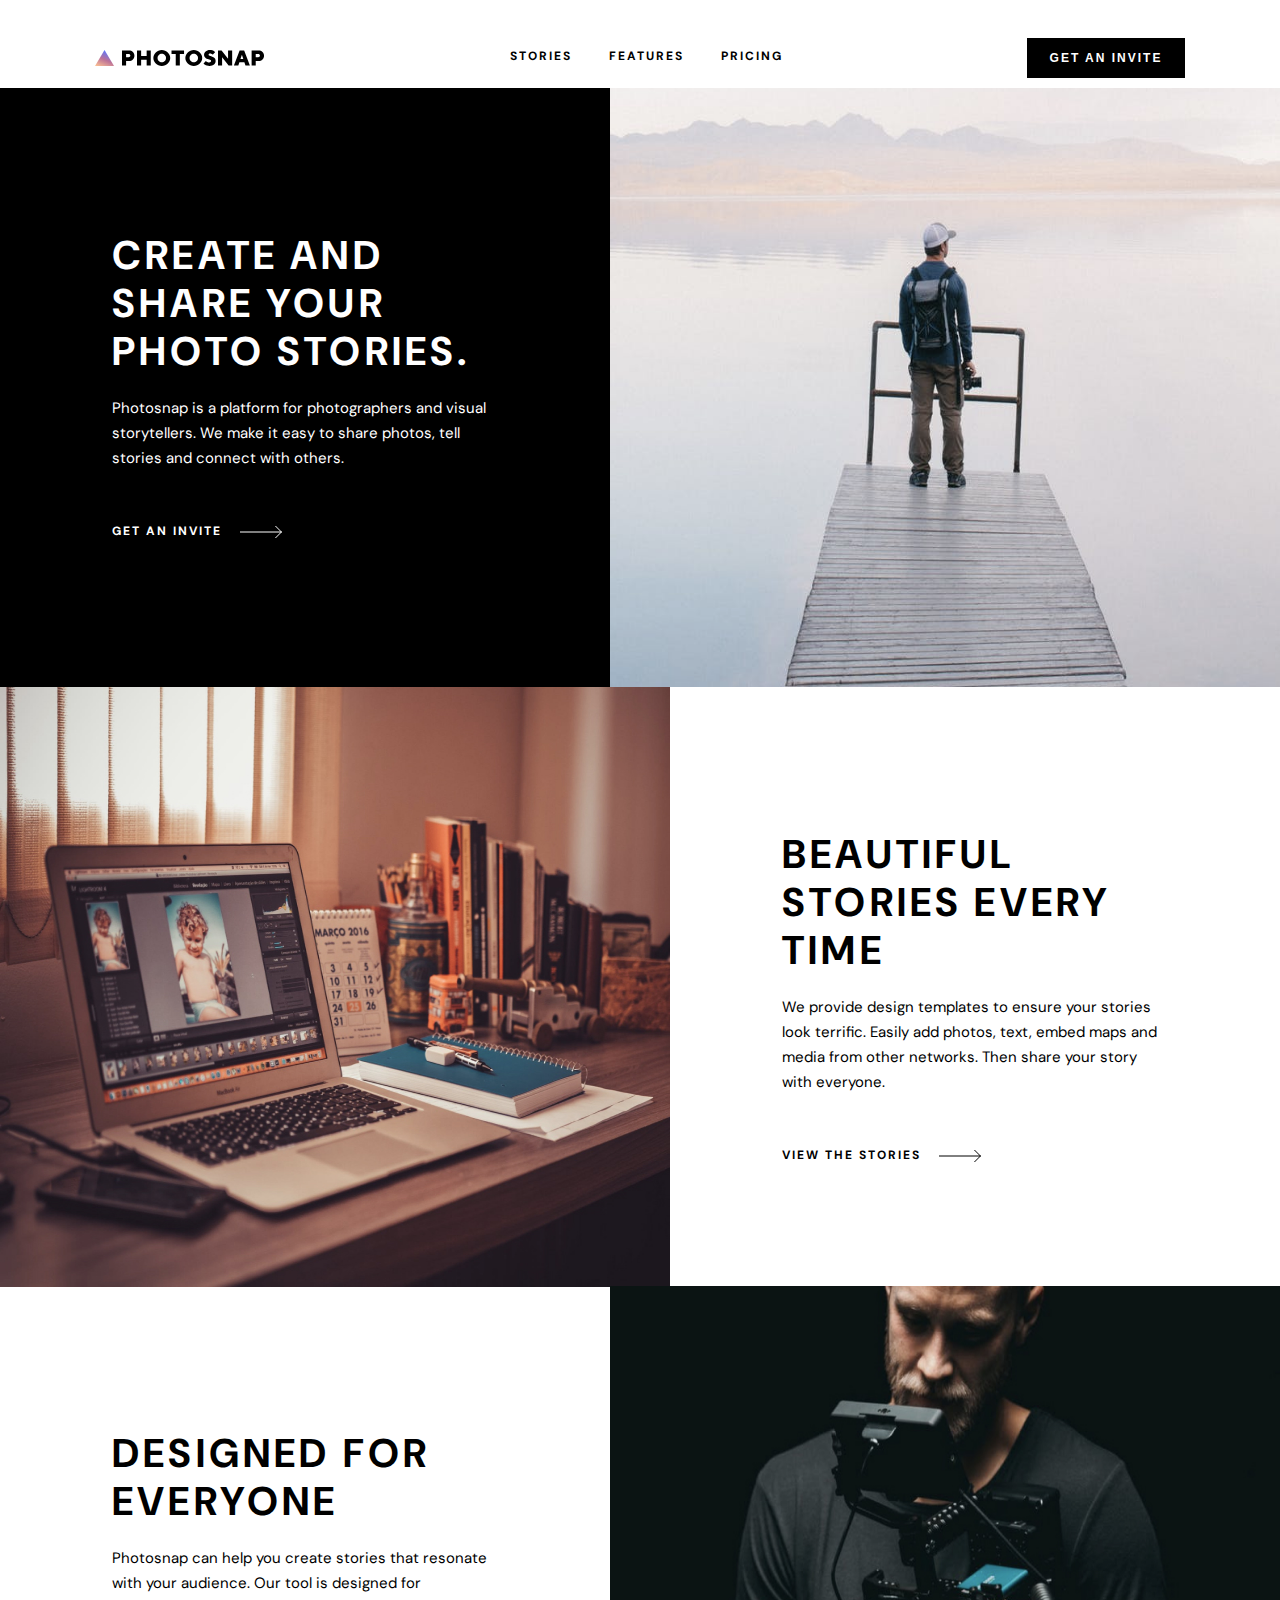
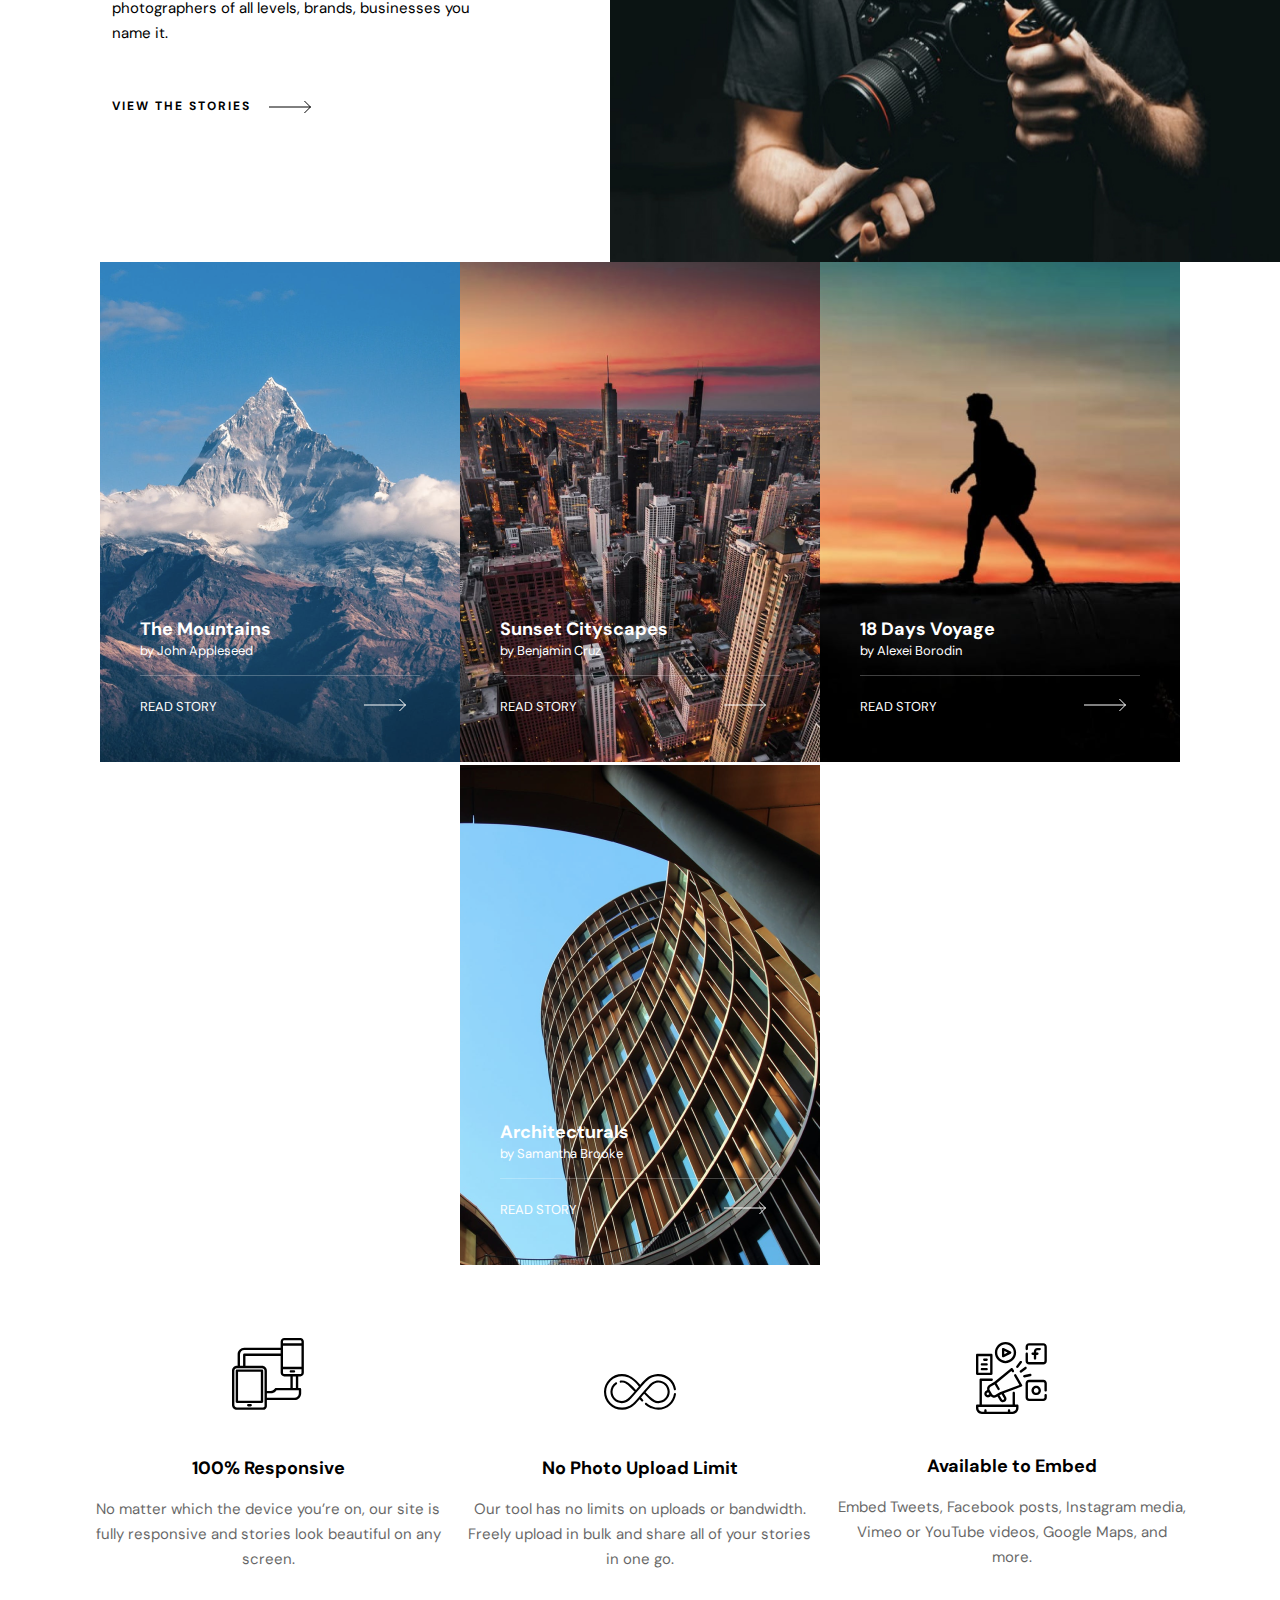
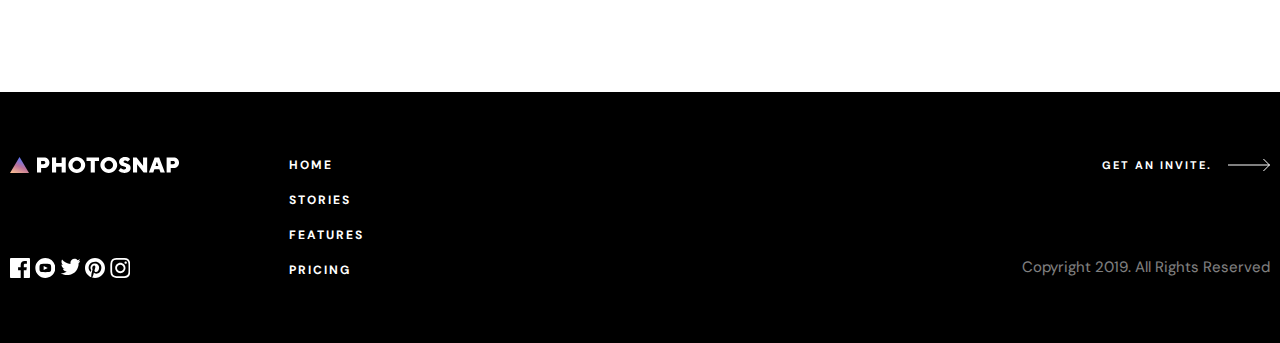
<file: index.html>
<!DOCTYPE html>
<html lang="en">
<head>
    <meta charset="UTF-8">
    <meta name="viewport" content="width=device-width, initial-scale=1.0">
    <title>Photosnap-multi-page-website</title>
    <link rel="stylesheet" href="css/style.css">
</head>
<body>
    <div class="big__container">
        <nav>
            <svg xmlns="http://www.w3.org/2000/svg" width="170" height="16" viewBox="0 0 170 16" fill="none">
                <path fill-rule="evenodd" clip-rule="evenodd" d="M70.1027 15.3622C69.0721 15.7874 67.9658 16 66.7838 16C65.5874 16 64.4775 15.7874 63.4541 15.3622C62.4306 14.9369 61.5405 14.3568 60.7838 13.6216C60.027 12.8865 59.4324 12.036 59 11.0703C58.5676 10.1045 58.3514 9.08108 58.3514 8C58.3514 6.91892 58.5676 5.8955 59 4.92973C59.4324 3.96396 60.027 3.11351 60.7838 2.37838C61.5405 1.64324 62.4306 1.06306 63.4541 0.637838C64.4775 0.212613 65.5874 0 66.7838 0C67.9658 0 69.0721 0.212613 70.1027 0.637838C71.1333 1.06306 72.027 1.64324 72.7838 2.37838C73.5405 3.11351 74.1351 3.96396 74.5676 4.92973C75 5.8955 75.2162 6.91892 75.2162 8C75.2162 9.08108 75 10.1045 74.5676 11.0703C74.1351 12.036 73.5405 12.8865 72.7838 13.6216C72.027 14.3568 71.1333 14.9369 70.1027 15.3622ZM31.1081 11.027V15.5676H27V0.432432H33.8108C34.6468 0.432432 35.4108 0.565766 36.1027 0.832432C36.7946 1.0991 37.3856 1.47027 37.8757 1.94595C38.3658 2.42162 38.7477 2.98378 39.0216 3.63243C39.2955 4.28108 39.4324 4.98018 39.4324 5.72973C39.4324 6.49369 39.2955 7.1964 39.0216 7.83784C38.7477 8.47928 38.3658 9.03784 37.8757 9.51351C37.3856 9.98919 36.7946 10.3604 36.1027 10.627C35.4108 10.8937 34.6468 11.027 33.8108 11.027H31.1081ZM31.1081 7.35135H33.5946C34.0847 7.35135 34.4955 7.18919 34.827 6.86486C35.1586 6.54054 35.3243 6.16216 35.3243 5.72973C35.3243 5.2973 35.1586 4.91892 34.827 4.59459C34.4955 4.27027 34.0847 4.10811 33.5946 4.10811H31.1081V7.35135ZM46.1351 15.5676V9.72973H51.6486V15.5676H55.7568V0.432432H51.6486V6.05405H46.1351V0.432432H42.027V15.5676H46.1351ZM66.7838 12.3243C66.1928 12.3243 65.6378 12.2162 65.1189 12C64.6 11.7838 64.1532 11.4811 63.7784 11.0919C63.4036 10.7027 63.1081 10.245 62.8919 9.71892C62.6757 9.19279 62.5676 8.61982 62.5676 8C62.5676 7.38018 62.6757 6.80721 62.8919 6.28108C63.1081 5.75495 63.4036 5.2973 63.7784 4.90811C64.1532 4.51892 64.6 4.21622 65.1189 4C65.6378 3.78378 66.1928 3.67568 66.7838 3.67568C67.3748 3.67568 67.9261 3.78378 68.4378 4C68.9495 4.21622 69.3964 4.51892 69.7784 4.90811C70.1604 5.2973 70.4595 5.75495 70.6757 6.28108C70.8919 6.80721 71 7.38018 71 8C71 8.61982 70.8919 9.19279 70.6757 9.71892C70.4595 10.245 70.1604 10.7027 69.7784 11.0919C69.3964 11.4811 68.9495 11.7838 68.4378 12C67.9261 12.2162 67.3748 12.3243 66.7838 12.3243ZM84.8378 4.10811V15.5676H80.7297V4.10811H76.5135V0.432432H89.0541V4.10811H84.8378ZM98.7838 16C99.9658 16 101.072 15.7874 102.103 15.3622C103.133 14.9369 104.027 14.3568 104.784 13.6216C105.541 12.8865 106.135 12.036 106.568 11.0703C107 10.1045 107.216 9.08108 107.216 8C107.216 6.91892 107 5.8955 106.568 4.92973C106.135 3.96396 105.541 3.11351 104.784 2.37838C104.027 1.64324 103.133 1.06306 102.103 0.637838C101.072 0.212613 99.9658 0 98.7838 0C97.5874 0 96.4775 0.212613 95.4541 0.637838C94.4306 1.06306 93.5405 1.64324 92.7838 2.37838C92.027 3.11351 91.4324 3.96396 91 4.92973C90.5676 5.8955 90.3514 6.91892 90.3514 8C90.3514 9.08108 90.5676 10.1045 91 11.0703C91.4324 12.036 92.027 12.8865 92.7838 13.6216C93.5405 14.3568 94.4306 14.9369 95.4541 15.3622C96.4775 15.7874 97.5874 16 98.7838 16ZM97.1189 12C97.6378 12.2162 98.1928 12.3243 98.7838 12.3243C99.3748 12.3243 99.9261 12.2162 100.438 12C100.95 11.7838 101.396 11.4811 101.778 11.0919C102.16 10.7027 102.459 10.245 102.676 9.71892C102.892 9.19279 103 8.61982 103 8C103 7.38018 102.892 6.80721 102.676 6.28108C102.459 5.75495 102.16 5.2973 101.778 4.90811C101.396 4.51892 100.95 4.21622 100.438 4C99.9261 3.78378 99.3748 3.67568 98.7838 3.67568C98.1928 3.67568 97.6378 3.78378 97.1189 4C96.6 4.21622 96.1532 4.51892 95.7784 4.90811C95.4036 5.2973 95.1081 5.75495 94.8919 6.28108C94.6757 6.80721 94.5676 7.38018 94.5676 8C94.5676 8.61982 94.6757 9.19279 94.8919 9.71892C95.1081 10.245 95.4036 10.7027 95.7784 11.0919C96.1532 11.4811 96.6 11.7838 97.1189 12ZM114.568 16C115.519 16 116.369 15.8667 117.119 15.6C117.868 15.3333 118.503 14.973 119.022 14.5189C119.541 14.0649 119.937 13.5387 120.211 12.9405C120.485 12.3423 120.622 11.7045 120.622 11.027C120.622 10.1477 120.449 9.42703 120.103 8.86487C119.757 8.3027 119.324 7.84865 118.805 7.5027C118.286 7.15676 117.721 6.88288 117.108 6.68108C116.495 6.47928 115.93 6.29189 115.411 6.11892C114.892 5.94595 114.459 5.76216 114.114 5.56757C113.768 5.37297 113.595 5.1027 113.595 4.75676C113.595 4.42523 113.742 4.12613 114.038 3.85946C114.333 3.59279 114.726 3.45946 115.216 3.45946C115.591 3.45946 115.93 3.52072 116.232 3.64324C116.535 3.76577 116.795 3.90631 117.011 4.06486C117.27 4.23784 117.501 4.43243 117.703 4.64865L120.081 2.16216C119.735 1.75856 119.31 1.3982 118.805 1.08108C118.373 0.807207 117.825 0.558559 117.162 0.335135C116.499 0.111712 115.706 0 114.784 0C113.919 0 113.133 0.12973 112.427 0.389189C111.721 0.648649 111.119 0.994595 110.622 1.42703C110.124 1.85946 109.739 2.35676 109.465 2.91892C109.191 3.48108 109.054 4.05766 109.054 4.64865C109.054 5.52793 109.227 6.24865 109.573 6.81081C109.919 7.37297 110.351 7.82703 110.87 8.17297C111.389 8.51892 111.955 8.79279 112.568 8.99459C113.18 9.1964 113.746 9.38378 114.265 9.55676C114.784 9.72973 115.216 9.91351 115.562 10.1081C115.908 10.3027 116.081 10.573 116.081 10.9189C116.081 11.3514 115.908 11.7297 115.562 12.0541C115.216 12.3784 114.741 12.5405 114.135 12.5405C113.645 12.5405 113.202 12.4577 112.805 12.2919C112.409 12.1261 112.067 11.9423 111.778 11.7405C111.447 11.4955 111.151 11.2216 110.892 10.9189L108.514 13.4054C108.946 13.8955 109.458 14.3279 110.049 14.7027C110.553 15.0342 111.18 15.3333 111.93 15.6C112.679 15.8667 113.559 16 114.568 16ZM127.108 7.13514V15.5676H123V0.432432H126.568L133.054 8.86486V0.432432H137.162V15.5676H133.616L127.108 7.13514ZM143.324 15.5676L144.405 12.3243H149.378L150.459 15.5676H154.892L149.162 0.432432H144.622L138.892 15.5676H143.324ZM146.892 4.64865L145.486 9.08108H148.297L146.892 4.64865ZM160.73 15.5676V11.027H163.432C164.268 11.027 165.032 10.8937 165.724 10.627C166.416 10.3604 167.007 9.98919 167.497 9.51351C167.987 9.03784 168.369 8.47928 168.643 7.83784C168.917 7.1964 169.054 6.49369 169.054 5.72973C169.054 4.98018 168.917 4.28108 168.643 3.63243C168.369 2.98378 167.987 2.42162 167.497 1.94595C167.007 1.47027 166.416 1.0991 165.724 0.832432C165.032 0.565766 164.268 0.432432 163.432 0.432432H156.622V15.5676H160.73ZM160.73 7.35135H163.216C163.706 7.35135 164.117 7.18919 164.449 6.86486C164.78 6.54054 164.946 6.16216 164.946 5.72973C164.946 5.2973 164.78 4.91892 164.449 4.59459C164.117 4.27027 163.706 4.10811 163.216 4.10811H160.73V7.35135Z" fill="black"/>
                <path fill-rule="evenodd" clip-rule="evenodd" d="M0 16L9.5 0L19 16H0Z" fill="url(#paint0_linear_0_4414)"/>
                <defs>
                  <linearGradient id="paint0_linear_0_4414" x1="9.5" y1="20" x2="16.6529" y2="3.01176" gradientUnits="userSpaceOnUse">
                    <stop stop-color="#FFC593"/>
                    <stop offset="0.519452" stop-color="#BC7198"/>
                    <stop offset="1" stop-color="#5A77FF"/>
                  </linearGradient>
                </defs>
            </svg>
            <div class="a_tags">
                <a href="./story.html" target="_blank">STORIES</a>
                <a href="./features.html" target="_blank">FEATURES</a>
                <a href="./index.html" target="_blank">PRICING</a>
            </div>
            <div class="menu">
                <div></div>
                <div></div>
            </div>
            <a href="#">
                <button>
                    GET AN INVITE
                </button>
            </a>
        </nav>
        <header>
            <div class="left_header">
                <h2>Create and share your photo stories. </h2>
                <p>Photosnap is a platform for photographers and visual storytellers. We make it easy to share photos, tell stories and connect with others.</p>
                <a href="#">
                    <p>GET AN INVITE </p>
                    <svg xmlns="http://www.w3.org/2000/svg" width="42" height="14" viewBox="0 0 42 14" fill="none">
                        <path d="M0 7H41.864" stroke="white"/>
                        <path d="M35.4282 1L41.4282 7L35.4282 13" stroke="white"/>
                    </svg>
                </a>
            </div>
            <div class="right_header">
                <img src="img/person-in-lake.png" alt="">
            </div>
        </header>
        <main>
            <div class="similar_header">
                <div class="left_similar_header">
                    <img src="img/laptop-on-table.jpg   " alt="">
                </div>
                <div class="right_similar_header">
                    <h2>BEAUTIFUL STORIES EVERY TIME</h2>
                    <p>We provide design templates to ensure your stories look terrific. Easily add photos, text, embed maps and media from other networks. Then share your story with everyone.</p>
                    <a href="#">
                        <p>VIEW THE STORIES</p>
                        <svg xmlns="http://www.w3.org/2000/svg" width="42" height="14" viewBox="0 0 42 14" fill="none">
                            <path d="M0 7H41.864" stroke="black"/>
                            <path d="M35.4282 1L41.4282 7L35.4282 13" stroke="black"/>
                        </svg>
                    </a>
                </div>
            </div>
            <div class="similar_header_too">
                <div class="right_similar_header">
                    <h2>DESIGNED FOR EVERYONE</h2>
                    <p>Photosnap can help you create stories that resonate with your audience.  Our tool is designed for photographers of all levels, brands, businesses you name it. </p>
                    <a href="#">
                        <p>VIEW THE STORIES</p>
                        <svg xmlns="http://www.w3.org/2000/svg" width="42" height="14" viewBox="0 0 42 14" fill="none">
                            <path d="M0 7H41.864" stroke="black"/>
                            <path d="M35.4282 1L41.4282 7L35.4282 13" stroke="black"/>
                        </svg>
                    </a>
                </div>
                <div class="left_similar_header">
                    <img src="img/man_with_camera.jpg" alt="">
                </div>
                
            </div>
        </main>   
    </div>
    <div class="container">
        <div class="cards">
            <div class="card">
                <div class="img">
                    <img src="img/mauntain.png" alt="" class="png">
                    <h5>The Mountains</h5>       
                    <p>by John Appleseed</p>
                    <div class="line">
                    </div>                                                           
                    <div class="svg">
                        <p>READ STORY</p>
                        <svg xmlns="http://www.w3.org/2000/svg" width="42" height="14" viewBox="0 0 42 14" fill="none">
                            <path d="M0 7H41.864" stroke="white"/>
                            <path d="M35.4282 1L41.4282 7L35.4282 13" stroke="white"/>
                          </svg>
                    </div>
                </div>
            </div>
            <div class="card">
                <div class="img">
                    <img src="img/city.png" alt="" class="png">
                    <h5>Sunset Cityscapes</h5>       
                    <p>by Benjamin Cruz</p>
                    <div class="line">
                    </div>                                                           
                    <div class="svg">
                        <p>READ STORY</p>
                        <svg xmlns="http://www.w3.org/2000/svg" width="42" height="14" viewBox="0 0 42 14" fill="none">
                            <path d="M0 7H41.864" stroke="white"/>
                            <path d="M35.4282 1L41.4282 7L35.4282 13" stroke="white"/>
                          </svg>
                    </div>
                </div>
            </div>
            <div class="card">
                <div class="img">
                    <img src="img/sayohat.png" alt="" class="png">
                    <h5>18 Days Voyage</h5>       
                    <p>by Alexei Borodin</p>
                    <div class="line">
                    </div>                                                           
                    <div class="svg">
                        <p>READ STORY</p>
                        <svg xmlns="http://www.w3.org/2000/svg" width="42" height="14" viewBox="0 0 42 14" fill="none">
                            <path d="M0 7H41.864" stroke="white"/>
                            <path d="M35.4282 1L41.4282 7L35.4282 13" stroke="white"/>
                          </svg>
                    </div>
                </div>
            </div>
            <div class="card">
                <div class="img">
                    <img src="img/building.png" alt="" class="png">
                    <h5>Architecturals</h5>       
                    <p>by Samantha Brooke</p>
                    <div class="line">
                    </div>                                                           
                    <div class="svg">
                        <p>READ STORY</p>
                        <svg xmlns="http://www.w3.org/2000/svg" width="42" height="14" viewBox="0 0 42 14" fill="none">
                            <path d="M0 7H41.864" stroke="white"/>
                            <path d="M35.4282 1L41.4282 7L35.4282 13" stroke="white"/>
                          </svg>
                    </div>
                </div>
            </div>  
        </div>
    </div>
    <div class="alone_container">
        <div class="all_part_in_alone_card">
            <svg xmlns="http://www.w3.org/2000/svg" width="72" height="72" viewBox="0 0 72 72" fill="none">
                <path fill-rule="evenodd" clip-rule="evenodd" d="M30.0123 31.4907C30.6661 31.4907 31.1951 32.0203 31.1951 32.6735V63.8685C31.1951 64.5217 30.6661 65.0513 30.0123 65.0513H4.87886C4.22569 65.0513 3.69611 64.5217 3.69611 63.8685V32.6735C3.69611 32.0203 4.22569 31.4907 4.87886 31.4907H30.0123ZM6.06161 62.6858H28.8296V33.8562H6.06161V62.6858Z" fill="black"/>
                <path d="M18.6358 66.0862H16.2651C15.6114 66.0862 15.0824 66.6158 15.0824 67.2689C15.0824 67.9221 15.6114 68.4517 16.2651 68.4517H18.6358C19.289 68.4517 19.8186 67.9221 19.8186 67.2689C19.8186 66.6158 19.289 66.0862 18.6358 66.0862Z" fill="black"/>
                <path fill-rule="evenodd" clip-rule="evenodd" d="M68.3293 -2.11829e-05H52.2986C50.3206 -2.11829e-05 48.6406 1.54541 48.6406 3.5234V9.75768H12.2924C8.60207 9.76865 5.61689 12.7642 5.61805 16.454V27.7946H4.89384C2.16797 27.7946 -2.24492e-05 30.062 -2.24492e-05 32.7907V66.9588C-0.00753014 68.2594 0.505881 69.5092 1.42644 70.4286C2.34642 71.348 3.59617 71.8608 4.89673 71.8521H30.9825C32.0498 71.8614 33.0737 71.434 33.8181 70.6694C34.5608 69.9036 35.039 68.9316 34.8911 67.8713V62.0944H62.4669C66.1665 62.0881 69.169 59.0983 69.1909 55.3981V51.169C69.1736 50.5049 68.6319 49.9747 67.9678 49.9712H66.2341V38.4394H68.3293C70.3073 38.4394 71.8521 36.7606 71.8521 34.7826V3.5234C71.8631 2.58552 71.4958 1.68344 70.8322 1.01987C70.1693 0.356883 69.2666 -0.010994 68.3293 -2.11829e-05ZM51.0061 7.68786H69.4866V28.8295H51.0061V7.68786ZM68.3293 2.36548H52.2986C51.6252 2.36548 51.0061 2.85002 51.0061 3.5234V5.32236H69.4866V3.5234C69.4988 3.21327 69.3804 2.91181 69.1609 2.69178C68.9409 2.47232 68.6394 2.35393 68.3293 2.36548ZM7.98355 16.454C7.98066 14.07 9.90783 12.133 12.2924 12.1232H48.6406V15.5236H12.2196C11.5665 15.5236 11.0883 16.1179 11.0883 16.771V27.7946H7.98355V16.454ZM30.9825 69.4866C31.4209 69.5005 31.8453 69.333 32.156 69.0235C32.4413 68.7249 32.5886 68.3212 32.5626 67.9094C32.5626 67.9034 32.5537 67.9014 32.5447 67.8993C32.5358 67.8973 32.5268 67.8953 32.5268 67.8892V32.7907C32.5268 31.3654 31.4272 30.1601 29.9984 30.1601H4.89673C3.47142 30.1601 2.36548 31.3654 2.36548 32.7942V66.9554C2.35682 67.6305 2.62132 68.2796 3.09835 68.7567C3.57595 69.2331 4.22566 69.4965 4.90077 69.4866H30.9825ZM30.0019 27.7946H13.4538V17.8891H48.6406V34.7826C48.6707 36.7906 50.2912 38.4105 52.2986 38.4394H58.3983V49.9712H43.9963C43.6653 49.9741 43.35 50.115 43.1265 50.3599L42.0102 51.5536C41.1901 52.4349 40.0391 52.9333 38.835 52.9281H34.8911V32.7873C34.8911 30.062 32.7307 27.7946 30.0019 27.7946ZM62.4669 59.7289C64.8607 59.7237 66.8046 57.7925 66.8254 55.3981V52.3367H44.5149L43.7497 53.1533C42.4814 54.5209 40.6998 55.2965 38.835 55.2936H34.8911V59.7289H62.4669ZM63.8686 49.9712H60.7638V38.4394H63.8686V49.9712ZM52.2986 36.0739H68.3293C69.0027 36.0739 69.4866 35.4565 69.4866 34.7826V31.1951H51.0061V34.7826C51.0344 35.4843 51.5975 36.0468 52.2986 36.0739Z" fill="black"/>
                <path d="M61.9466 32.23H58.8419C58.1887 32.23 57.6591 32.7596 57.6591 33.4127C57.6591 34.0659 58.1887 34.5955 58.8419 34.5955H61.9466C62.6003 34.5955 63.1293 34.0659 63.1293 33.4127C63.1293 32.7596 62.6003 32.23 61.9466 32.23Z" fill="black"/>
            </svg>
            <h6>100% Responsive</h6>
            <p>No matter which the device you’re on, our site is fully responsive and stories look beautiful on any screen.</p>
        </div> 
        <div class="all_part_in_alone_card">
            <svg xmlns="http://www.w3.org/2000/svg" width="72" height="36" viewBox="0 0 72 36" fill="none">
                <path d="M71.0868 19.1053C70.5087 19.0263 69.9765 19.431 69.8976 20.0088C69.388 23.741 67.5411 27.1742 64.6968 29.6758C61.8269 32.1999 58.1393 33.59 54.3127 33.59C52.2308 33.59 50.2086 33.19 48.3023 32.4011C48.2706 32.3881 48.2341 32.3753 48.2012 32.3653C48.1788 32.3585 45.9292 31.6558 42.5797 28.9969C42.1228 28.6342 41.4586 28.7107 41.096 29.1675C40.7334 29.6244 40.8098 30.2885 41.2665 30.6512C44.7029 33.3788 47.1171 34.2346 47.538 34.3706C49.6889 35.254 51.9678 35.702 54.3127 35.702C58.6529 35.702 62.836 34.1251 66.0916 31.2618C69.3171 28.425 71.4119 24.5301 71.9903 20.2947C72.069 19.7166 71.6646 19.1842 71.0868 19.1053Z" fill="black"/>
                <path fill-rule="evenodd" clip-rule="evenodd" d="M54.3835 29.2093C50.6997 29.2095 47.9122 27.167 45.6709 25.169C43.2558 23.0159 41.2518 20.9119 40.1889 19.7539C39.8391 20.1692 38.8537 21.3663 38.0494 22.3433C37.6071 22.8806 37.2196 23.3514 37.0228 23.5888C37.6765 24.3464 38.3421 25.0726 39.007 25.7532C39.4145 26.1704 39.4066 26.839 38.9894 27.2465C38.5722 27.6539 37.9036 27.646 37.4961 27.2289C36.8835 26.6019 36.2713 25.938 35.6677 25.2484C29.3517 32.9358 25.4364 34.1982 24.5635 34.3924C22.6583 35.1678 20.6446 35.6033 18.5767 35.6871C18.5696 35.6875 18.5625 35.6876 18.5555 35.6878H18.5552L17.8637 35.7017L17.8423 35.7019C13.0518 35.7019 8.55477 33.8294 5.17963 30.4295C1.80477 27.0299 -0.0344637 22.5187 0.000411317 17.7265C0.0351457 12.9719 1.93429 8.50568 5.34782 5.15037C8.76346 1.79323 13.2615 -0.0319435 18.0235 0.0178378C20.242 0.0399159 22.4038 0.464744 24.4491 1.28051C24.5459 1.31918 24.6434 1.35743 24.7416 1.39413C25.7143 1.75779 30.6581 3.86253 36.2247 10.7921C42.6957 2.81782 46.7079 1.52337 47.5914 1.32649C49.4968 0.551088 51.5104 0.115572 53.5784 0.0317597C53.5856 0.0313378 53.5927 0.0311972 53.5999 0.0310566L54.2914 0.0171347L54.3127 0.0169941C58.5915 0.0169941 62.7296 1.55473 65.9648 4.34684C69.166 7.10956 71.2876 10.9197 71.9391 15.0755C72.0294 15.6517 71.6355 16.192 71.0593 16.2824C70.4831 16.3722 69.9428 15.9788 69.8525 15.4026C69.2785 11.7403 67.4077 8.38179 64.5848 5.9456C61.7356 3.48663 58.0916 2.13143 54.323 2.1289L53.6535 2.1424C51.803 2.21862 50.0026 2.61406 48.3021 3.31774C48.2162 3.35332 48.1617 3.37245 48.0719 3.38398C47.8595 3.43278 44.0058 4.42053 37.5085 12.5654C37.5062 12.5682 37.5039 12.5711 37.5016 12.5739C37.4995 12.5765 37.4974 12.579 37.4953 12.5816C37.4953 12.5816 30.1532 21.3266 27.1093 24.5208C25.029 26.7037 22.0877 29.2093 17.7723 29.2093C11.5139 29.2092 6.42247 24.1176 6.42247 17.8594C6.42247 14.0553 8.31444 10.5227 11.4834 8.40921C11.9689 8.08578 12.6245 8.21684 12.9479 8.70199C13.2715 9.18729 13.1404 9.84289 12.6551 10.1665C10.0749 11.8869 8.53452 14.7625 8.53452 17.8589C8.53452 22.9527 12.6787 27.0969 17.7725 27.0969C20.5139 27.0969 22.922 25.8528 25.5805 23.0632C27.3793 21.1759 29.0353 19.3609 30.582 17.5816C29.6035 16.5094 27.5408 14.3205 25.0791 12.1258C21.6162 9.03879 19.4424 8.62113 17.7729 8.62113H17.7689C17.4614 8.62113 17.1513 8.6366 16.8469 8.66684C16.2676 8.72393 15.7493 8.30079 15.6916 7.72043C15.634 7.14007 16.0577 6.62299 16.638 6.5652C17.0114 6.52807 17.3918 6.50923 17.7684 6.50923H17.7722C21.4558 6.50923 24.2432 8.55153 26.4845 10.5495C28.8997 12.7026 30.903 14.806 31.9663 15.9643C32.5083 15.3208 34.8518 12.4587 34.8518 12.4587C29.3974 5.53484 24.5517 3.57762 24.002 3.37203C23.8898 3.32998 23.7786 3.28638 23.6673 3.24209C21.8649 2.52321 19.9593 2.14901 18.0027 2.12946C17.9498 2.12904 17.8963 2.12876 17.8435 2.12876C13.7088 2.12876 9.80296 3.73287 6.82846 6.65646C3.81796 9.61535 2.14311 13.5522 2.1126 17.7415C2.08166 21.9667 3.70335 25.9442 6.67869 28.9413C9.65179 31.9362 13.6125 33.5867 17.8318 33.5895L18.5016 33.576C20.3519 33.5 22.1525 33.1045 23.8529 32.4008C23.9387 32.3652 23.9934 32.3463 24.0831 32.3346C24.2983 32.2852 28.2292 31.2765 34.8477 22.8999C35.0986 22.5825 42.0019 14.3921 45.0458 11.1979C47.1261 9.01517 50.0677 6.50951 54.3826 6.50951H54.3828C60.6411 6.50951 65.7326 11.601 65.7326 17.8594C65.7326 24.1155 60.6431 29.2069 54.3871 29.2093H54.3835ZM54.3828 8.62156C51.6413 8.62142 49.2332 9.86538 46.5747 12.6551C44.7763 14.5422 43.1197 16.3572 41.5731 18.1361C42.5511 19.2082 44.614 21.3975 47.0762 23.5926C50.5391 26.6798 52.7131 27.0974 54.3826 27.0974H54.3863C59.4782 27.0955 63.6207 22.9514 63.6207 17.8595C63.6207 12.7656 59.4765 8.62156 54.3828 8.62156Z" fill="black"/>
            </svg>
            <h6>No Photo Upload Limit</h6>
            <p>Our tool has no limits on uploads or bandwidth. Freely upload in bulk and share all of your stories in one go.</p>
        </div> 
        <div class="all_part_in_alone_card_add">
            <svg xmlns="http://www.w3.org/2000/svg" width="71" height="72" viewBox="0 0 71 72" fill="none">
                <path fill-rule="evenodd" clip-rule="evenodd" d="M38.9508 62.5573H41.3115C41.9634 62.5573 42.4918 63.0858 42.4918 63.7376V66.0983C42.4918 69.3577 39.8495 71.9999 36.5902 71.9999H5.90164C2.64225 71.9999 0 69.3577 0 66.0983V63.7376C0 63.0858 0.528451 62.5573 1.18033 62.5573H3.54098V37.7704C3.54098 37.1185 4.06943 36.5901 4.72131 36.5901H15.722C16.3738 36.5901 16.9023 37.1185 16.9023 37.7704C16.9023 38.4223 16.3738 38.9507 15.722 38.9507H5.90164V62.5573H36.5902V50.9901C36.5902 50.3382 37.1186 49.8098 37.7705 49.8098C38.4224 49.8098 38.9508 50.3382 38.9508 50.9901V62.5573ZM36.5902 69.6393C38.5458 69.6393 40.1311 68.0539 40.1311 66.0983V64.918H2.36066V66.0983C2.36066 68.0539 3.94601 69.6393 5.90164 69.6393H8.26229V68.4589C8.26229 67.8071 8.79075 67.2786 9.44262 67.2786C10.0945 67.2786 10.623 67.8071 10.623 68.4589V69.6393H31.8689V68.4589C31.8689 67.8071 32.3973 67.2786 33.0492 67.2786C33.7011 67.2786 34.2295 67.8071 34.2295 68.4589V69.6393H36.5902Z" fill="black"/>
                <path d="M61.377 8.26227H63.7377C64.3896 8.26227 64.918 7.73382 64.918 7.08194C64.918 6.43006 64.3896 5.90161 63.7377 5.90161H61.377C59.4214 5.90161 57.8361 7.48696 57.8361 9.4426V10.6229H56.6557C56.0039 10.6229 55.4754 11.1514 55.4754 11.8033C55.4754 12.4551 56.0039 12.9836 56.6557 12.9836H57.8361V16.5246C57.8361 17.1764 58.3645 17.7049 59.0164 17.7049C59.6683 17.7049 60.1967 17.1764 60.1967 16.5246V12.9836H61.377C62.0289 12.9836 62.5574 12.4551 62.5574 11.8033C62.5574 11.1514 62.0289 10.6229 61.377 10.6229H60.1967V9.4426C60.1967 8.79072 60.7252 8.26227 61.377 8.26227Z" fill="black"/>
                <path d="M67.2787 1.18042H53.1148C51.1591 1.18042 49.5738 2.76577 49.5738 4.7214V7.08206C49.5738 7.73394 50.1022 8.26239 50.7541 8.26239C51.406 8.26239 51.9344 7.73394 51.9344 7.08206V4.7214C51.9344 4.06953 52.4629 3.54108 53.1148 3.54108H67.2787C67.9306 3.54108 68.459 4.06953 68.459 4.7214V18.8853C68.459 19.5372 67.9306 20.0657 67.2787 20.0657H53.1148C52.4629 20.0657 51.9344 19.5372 51.9344 18.8853V11.8034C51.9344 11.1515 51.406 10.623 50.7541 10.623C50.1022 10.623 49.5738 11.1515 49.5738 11.8034V18.8853C49.5738 20.841 51.1591 22.4263 53.1148 22.4263H67.2787C69.2343 22.4263 70.8197 20.841 70.8197 18.8853V4.7214C70.8197 2.76577 69.2343 1.18042 67.2787 1.18042V1.18042Z" fill="black"/>
                <path fill-rule="evenodd" clip-rule="evenodd" d="M60.1967 53.1147C57.5892 53.1147 55.4754 51.0009 55.4754 48.3934C55.4754 45.7859 57.5892 43.6721 60.1967 43.6721C62.8042 43.6721 64.918 45.7859 64.918 48.3934C64.918 51.0009 62.8042 53.1147 60.1967 53.1147ZM60.1967 50.7541C61.5005 50.7541 62.5574 49.6972 62.5574 48.3934C62.5574 47.0897 61.5005 46.0328 60.1967 46.0328C58.893 46.0328 57.8361 47.0897 57.8361 48.3934C57.8361 49.6972 58.893 50.7541 60.1967 50.7541Z" fill="black"/>
                <path d="M67.2787 37.7705H53.1148C51.1591 37.7705 49.5738 39.3559 49.5738 41.3115V55.4754C49.5738 57.4311 51.1591 59.0164 53.1148 59.0164H67.2787C69.2343 59.0164 70.8197 57.4311 70.8197 55.4754V53.1148C70.8197 52.4629 70.2912 51.9344 69.6393 51.9344C68.9875 51.9344 68.459 52.4629 68.459 53.1148V55.4754C68.459 56.1273 67.9306 56.6558 67.2787 56.6558H53.1148C52.4629 56.6558 51.9344 56.1273 51.9344 55.4754V41.3115C51.9344 40.6596 52.4629 40.1312 53.1148 40.1312H67.2787C67.9306 40.1312 68.459 40.6596 68.459 41.3115V48.3935C68.459 49.0453 68.9875 49.5738 69.6393 49.5738C70.2912 49.5738 70.8197 49.0453 70.8197 48.3935V41.3115C70.8197 39.3559 69.2343 37.7705 67.2787 37.7705Z" fill="black"/>
                <path fill-rule="evenodd" clip-rule="evenodd" d="M27.1475 15.3443C26.9266 15.345 26.7098 15.2837 26.522 15.1673C26.1761 14.9511 25.9664 14.5718 25.9672 14.164V7.08203C25.9685 6.67294 26.1814 6.29366 26.5301 6.07965C26.8787 5.86565 27.3134 5.84744 27.6787 6.03154L34.7607 9.57252C35.1548 9.77447 35.4028 10.1801 35.4028 10.623C35.4028 11.0659 35.1548 11.4716 34.7607 11.6735L27.6787 15.2145C27.5142 15.2987 27.3323 15.3432 27.1475 15.3443ZM31.5856 10.623L28.3279 8.99416V12.2519L31.5856 10.623Z" fill="black"/>
                <path fill-rule="evenodd" clip-rule="evenodd" d="M40.1311 10.623C40.1311 16.4898 35.3751 21.2459 29.5082 21.2459C23.6413 21.2459 18.8852 16.4898 18.8852 10.623C18.8852 4.75606 23.6413 0 29.5082 0C35.3751 0 40.1311 4.75606 40.1311 10.623ZM37.7705 10.623C37.7705 6.05981 34.0713 2.36066 29.5082 2.36066C24.9451 2.36066 21.2459 6.05981 21.2459 10.623C21.2459 15.1861 24.9451 18.8852 29.5082 18.8852C34.0713 18.8852 37.7705 15.1861 37.7705 10.623Z" fill="black"/>
                <path d="M41.3115 25.9673C41.683 25.9673 42.0328 25.7924 42.2557 25.4952L45.7967 20.7738C46.1878 20.2523 46.0822 19.5125 45.5607 19.1214C45.0392 18.7303 44.2993 18.836 43.9082 19.3575L40.3672 24.0788C39.9761 24.6003 40.0818 25.3401 40.6033 25.7312C40.8076 25.8845 41.0561 25.9673 41.3115 25.9673Z" fill="black"/>
                <path d="M43.9082 30.2164C44.1311 30.5137 44.4809 30.6886 44.8525 30.6886C45.1078 30.6886 45.3563 30.6057 45.5607 30.4525L50.282 26.9115C50.8035 26.5204 50.9092 25.7806 50.518 25.2591C50.1269 24.7376 49.3871 24.6319 48.8656 25.023L44.1443 28.564C43.6228 28.9551 43.5171 29.6949 43.9082 30.2164Z" fill="black"/>
                <path d="M55.4754 32.8131C55.4187 32.4969 55.2356 32.2175 54.9683 32.0393C54.7011 31.8611 54.3727 31.7996 54.059 31.8689L48.1574 33.0492C47.5055 33.1144 47.0299 33.6957 47.0951 34.3475C47.1603 34.9994 47.7416 35.475 48.3934 35.4098H48.6295L54.5311 34.2295C54.8473 34.1728 55.1268 33.9897 55.305 33.7224C55.4831 33.4551 55.5447 33.1268 55.4754 32.8131Z" fill="black"/>
                <path fill-rule="evenodd" clip-rule="evenodd" d="M15.3443 33.0491H1.18033C0.528451 33.0491 0 32.5207 0 31.8688V12.9836C0 12.3317 0.528451 11.8032 1.18033 11.8032H15.3443C15.9961 11.8032 16.5246 12.3317 16.5246 12.9836V31.8688C16.5246 32.5207 15.9961 33.0491 15.3443 33.0491ZM14.1639 14.1639H2.36066V30.6885H14.1639V14.1639Z" fill="black"/>
                <path d="M10.623 16.5247H8.2623C7.61042 16.5247 7.08197 17.0531 7.08197 17.705C7.08197 18.3569 7.61042 18.8853 8.2623 18.8853H10.623C11.2748 18.8853 11.8033 18.3569 11.8033 17.705C11.8033 17.0531 11.2748 16.5247 10.623 16.5247Z" fill="black"/>
                <path d="M10.623 21.2458H5.90164C5.24976 21.2458 4.72131 21.7743 4.72131 22.4262C4.72131 23.0781 5.24976 23.6065 5.90164 23.6065H10.623C11.2748 23.6065 11.8033 23.0781 11.8033 22.4262C11.8033 21.7743 11.2748 21.2458 10.623 21.2458Z" fill="black"/>
                <path d="M10.623 25.9673H5.90164C5.24976 25.9673 4.72131 26.4957 4.72131 27.1476C4.72131 27.7995 5.24976 28.3279 5.90164 28.3279H10.623C11.2748 28.3279 11.8033 27.7995 11.8033 27.1476C11.8033 26.4957 11.2748 25.9673 10.623 25.9673Z" fill="black"/>
                <path fill-rule="evenodd" clip-rule="evenodd" d="M40.2728 32.6952C40.0619 32.3283 39.6714 32.1018 39.2482 32.1009C38.8251 32.1001 38.4337 32.3251 38.2214 32.6911C38.0091 33.0571 38.0082 33.5086 38.219 33.8755L43.4243 42.8814L24.539 49.9634H24.4564H24.362L21.2931 51.7338L19.2511 52.9142C18.7082 53.228 18.0627 53.313 17.457 53.1502C16.8546 52.9875 16.3411 52.5928 16.0289 52.0525L13.6682 47.9686C13.0916 46.8594 13.4798 45.493 14.5534 44.8525L18.6374 42.4919L21.5882 47.6027C21.7999 47.9693 22.1917 48.1945 22.6151 48.1929C23.0376 48.1945 23.4288 47.9702 23.6408 47.6047C23.8528 47.2392 23.8532 46.7883 23.642 46.4224L20.5967 41.1581L35.4098 28.9417L35.8938 29.7797C36.2197 30.3469 36.9437 30.5424 37.5108 30.2165C38.0779 29.8905 38.2735 29.1666 37.9475 28.5994L36.7672 26.5574C36.5921 26.2581 36.2943 26.0509 35.9528 25.9909C35.6094 25.9262 35.2549 26.0169 34.9849 26.2388L18.4603 39.8597L13.4321 42.7634C11.5764 43.8443 10.6839 46.0414 11.2603 48.1102L10.08 48.783C8.83624 49.4973 8.14616 50.8912 8.33233 52.3133C8.5185 53.7354 9.54414 54.9048 10.9298 55.2748C11.2302 55.3544 11.5398 55.3941 11.8505 55.3929C12.4714 55.3903 13.0812 55.2277 13.621 54.9207L14.8013 54.2479C15.3683 54.8337 16.0814 55.2574 16.8669 55.4755C17.2702 55.5883 17.6874 55.6439 18.1062 55.6407C18.9359 55.6426 19.7509 55.4226 20.4669 55.0034L21.4938 54.4132L23.8544 58.5089C24.8312 60.1977 26.9899 60.7782 28.682 59.8073C29.4963 59.3381 30.0907 58.5644 30.3342 57.6567C30.5777 56.749 30.4504 55.7817 29.9803 54.9679L27.8321 51.2263L45.537 44.5811C45.862 44.4589 46.1168 44.1999 46.2334 43.8729C46.3497 43.5498 46.3195 43.1922 46.1508 42.8932L40.2728 32.6952ZM12.3934 52.867C12.122 53.0239 11.7992 53.0664 11.4964 52.985C11.194 52.9064 10.9351 52.7112 10.7764 52.442C10.6195 52.1706 10.577 51.8478 10.6584 51.545C10.7397 51.2406 10.9395 50.9813 11.2131 50.825L12.24 50.2348L13.4203 52.2768L12.3934 52.867ZM28.0446 57.0689C28.126 56.7661 28.0835 56.4433 27.9266 56.1719L25.5777 52.1352H25.4833L23.5239 53.2565L25.8846 57.3522C26.2127 57.9099 26.9287 58.0994 27.4898 57.7771C27.761 57.6235 27.9604 57.369 28.0446 57.0689Z" fill="black"/>
              </svg>
            <h6>Available to Embed</h6>
            <p>Embed Tweets, Facebook posts, Instagram media, Vimeo or YouTube videos, Google Maps, and more. </p>
        </div> 
    </div>
    <div class="footer_part">
        <footer>
            <div class="hah">
                <div class="svg_icons">
                    <svg xmlns="http://www.w3.org/2000/svg" width="170" height="16" viewBox="0 0 170 16" fill="none">
                        <path fill-rule="evenodd" clip-rule="evenodd" d="M70.1027 15.3622C69.0721 15.7874 67.9658 16 66.7838 16C65.5874 16 64.4775 15.7874 63.4541 15.3622C62.4306 14.9369 61.5405 14.3568 60.7838 13.6216C60.027 12.8865 59.4324 12.036 59 11.0703C58.5676 10.1045 58.3514 9.08108 58.3514 8C58.3514 6.91892 58.5676 5.8955 59 4.92973C59.4324 3.96396 60.027 3.11351 60.7838 2.37838C61.5405 1.64324 62.4306 1.06306 63.4541 0.637838C64.4775 0.212613 65.5874 0 66.7838 0C67.9658 0 69.0721 0.212613 70.1027 0.637838C71.1333 1.06306 72.027 1.64324 72.7838 2.37838C73.5405 3.11351 74.1351 3.96396 74.5676 4.92973C75 5.8955 75.2162 6.91892 75.2162 8C75.2162 9.08108 75 10.1045 74.5676 11.0703C74.1351 12.036 73.5405 12.8865 72.7838 13.6216C72.027 14.3568 71.1333 14.9369 70.1027 15.3622ZM31.1081 11.027V15.5676H27V0.432432H33.8108C34.6468 0.432432 35.4108 0.565766 36.1027 0.832432C36.7946 1.0991 37.3856 1.47027 37.8757 1.94595C38.3658 2.42162 38.7477 2.98378 39.0216 3.63243C39.2955 4.28108 39.4324 4.98018 39.4324 5.72973C39.4324 6.49369 39.2955 7.1964 39.0216 7.83784C38.7477 8.47928 38.3658 9.03784 37.8757 9.51351C37.3856 9.98919 36.7946 10.3604 36.1027 10.627C35.4108 10.8937 34.6468 11.027 33.8108 11.027H31.1081ZM31.1081 7.35135H33.5946C34.0847 7.35135 34.4955 7.18919 34.827 6.86486C35.1586 6.54054 35.3243 6.16216 35.3243 5.72973C35.3243 5.2973 35.1586 4.91892 34.827 4.59459C34.4955 4.27027 34.0847 4.10811 33.5946 4.10811H31.1081V7.35135ZM46.1351 15.5676V9.72973H51.6486V15.5676H55.7568V0.432432H51.6486V6.05405H46.1351V0.432432H42.027V15.5676H46.1351ZM66.7838 12.3243C66.1928 12.3243 65.6378 12.2162 65.1189 12C64.6 11.7838 64.1532 11.4811 63.7784 11.0919C63.4036 10.7027 63.1081 10.245 62.8919 9.71892C62.6757 9.19279 62.5676 8.61982 62.5676 8C62.5676 7.38018 62.6757 6.80721 62.8919 6.28108C63.1081 5.75495 63.4036 5.2973 63.7784 4.90811C64.1532 4.51892 64.6 4.21622 65.1189 4C65.6378 3.78378 66.1928 3.67568 66.7838 3.67568C67.3748 3.67568 67.9261 3.78378 68.4378 4C68.9495 4.21622 69.3964 4.51892 69.7784 4.90811C70.1604 5.2973 70.4595 5.75495 70.6757 6.28108C70.8919 6.80721 71 7.38018 71 8C71 8.61982 70.8919 9.19279 70.6757 9.71892C70.4595 10.245 70.1604 10.7027 69.7784 11.0919C69.3964 11.4811 68.9495 11.7838 68.4378 12C67.9261 12.2162 67.3748 12.3243 66.7838 12.3243ZM84.8378 4.10811V15.5676H80.7297V4.10811H76.5135V0.432432H89.0541V4.10811H84.8378ZM98.7838 16C99.9658 16 101.072 15.7874 102.103 15.3622C103.133 14.9369 104.027 14.3568 104.784 13.6216C105.541 12.8865 106.135 12.036 106.568 11.0703C107 10.1045 107.216 9.08108 107.216 8C107.216 6.91892 107 5.8955 106.568 4.92973C106.135 3.96396 105.541 3.11351 104.784 2.37838C104.027 1.64324 103.133 1.06306 102.103 0.637838C101.072 0.212613 99.9658 0 98.7838 0C97.5874 0 96.4775 0.212613 95.4541 0.637838C94.4306 1.06306 93.5405 1.64324 92.7838 2.37838C92.027 3.11351 91.4324 3.96396 91 4.92973C90.5676 5.8955 90.3514 6.91892 90.3514 8C90.3514 9.08108 90.5676 10.1045 91 11.0703C91.4324 12.036 92.027 12.8865 92.7838 13.6216C93.5405 14.3568 94.4306 14.9369 95.4541 15.3622C96.4775 15.7874 97.5874 16 98.7838 16ZM97.1189 12C97.6378 12.2162 98.1928 12.3243 98.7838 12.3243C99.3748 12.3243 99.9261 12.2162 100.438 12C100.95 11.7838 101.396 11.4811 101.778 11.0919C102.16 10.7027 102.459 10.245 102.676 9.71892C102.892 9.19279 103 8.61982 103 8C103 7.38018 102.892 6.80721 102.676 6.28108C102.459 5.75495 102.16 5.2973 101.778 4.90811C101.396 4.51892 100.95 4.21622 100.438 4C99.9261 3.78378 99.3748 3.67568 98.7838 3.67568C98.1928 3.67568 97.6378 3.78378 97.1189 4C96.6 4.21622 96.1532 4.51892 95.7784 4.90811C95.4036 5.2973 95.1081 5.75495 94.8919 6.28108C94.6757 6.80721 94.5676 7.38018 94.5676 8C94.5676 8.61982 94.6757 9.19279 94.8919 9.71892C95.1081 10.245 95.4036 10.7027 95.7784 11.0919C96.1532 11.4811 96.6 11.7838 97.1189 12ZM114.568 16C115.519 16 116.369 15.8667 117.119 15.6C117.868 15.3333 118.503 14.973 119.022 14.5189C119.541 14.0649 119.937 13.5387 120.211 12.9405C120.485 12.3423 120.622 11.7045 120.622 11.027C120.622 10.1477 120.449 9.42703 120.103 8.86487C119.757 8.3027 119.324 7.84865 118.805 7.5027C118.286 7.15676 117.721 6.88288 117.108 6.68108C116.495 6.47928 115.93 6.29189 115.411 6.11892C114.892 5.94595 114.459 5.76216 114.114 5.56757C113.768 5.37297 113.595 5.1027 113.595 4.75676C113.595 4.42523 113.742 4.12613 114.038 3.85946C114.333 3.59279 114.726 3.45946 115.216 3.45946C115.591 3.45946 115.93 3.52072 116.232 3.64324C116.535 3.76577 116.795 3.90631 117.011 4.06486C117.27 4.23784 117.501 4.43243 117.703 4.64865L120.081 2.16216C119.735 1.75856 119.31 1.3982 118.805 1.08108C118.373 0.807207 117.825 0.558559 117.162 0.335135C116.499 0.111712 115.706 0 114.784 0C113.919 0 113.133 0.12973 112.427 0.389189C111.721 0.648649 111.119 0.994595 110.622 1.42703C110.124 1.85946 109.739 2.35676 109.465 2.91892C109.191 3.48108 109.054 4.05766 109.054 4.64865C109.054 5.52793 109.227 6.24865 109.573 6.81081C109.919 7.37297 110.351 7.82703 110.87 8.17297C111.389 8.51892 111.955 8.79279 112.568 8.99459C113.18 9.1964 113.746 9.38378 114.265 9.55676C114.784 9.72973 115.216 9.91351 115.562 10.1081C115.908 10.3027 116.081 10.573 116.081 10.9189C116.081 11.3514 115.908 11.7297 115.562 12.0541C115.216 12.3784 114.741 12.5405 114.135 12.5405C113.645 12.5405 113.202 12.4577 112.805 12.2919C112.409 12.1261 112.067 11.9423 111.778 11.7405C111.447 11.4955 111.151 11.2216 110.892 10.9189L108.514 13.4054C108.946 13.8955 109.458 14.3279 110.049 14.7027C110.553 15.0342 111.18 15.3333 111.93 15.6C112.679 15.8667 113.559 16 114.568 16ZM127.108 7.13514V15.5676H123V0.432432H126.568L133.054 8.86486V0.432432H137.162V15.5676H133.616L127.108 7.13514ZM143.324 15.5676L144.405 12.3243H149.378L150.459 15.5676H154.892L149.162 0.432432H144.622L138.892 15.5676H143.324ZM146.892 4.64865L145.486 9.08108H148.297L146.892 4.64865ZM160.73 15.5676V11.027H163.432C164.268 11.027 165.032 10.8937 165.724 10.627C166.416 10.3604 167.007 9.98919 167.497 9.51351C167.987 9.03784 168.369 8.47928 168.643 7.83784C168.917 7.1964 169.054 6.49369 169.054 5.72973C169.054 4.98018 168.917 4.28108 168.643 3.63243C168.369 2.98378 167.987 2.42162 167.497 1.94595C167.007 1.47027 166.416 1.0991 165.724 0.832432C165.032 0.565766 164.268 0.432432 163.432 0.432432H156.622V15.5676H160.73ZM160.73 7.35135H163.216C163.706 7.35135 164.117 7.18919 164.449 6.86486C164.78 6.54054 164.946 6.16216 164.946 5.72973C164.946 5.2973 164.78 4.91892 164.449 4.59459C164.117 4.27027 163.706 4.10811 163.216 4.10811H160.73V7.35135Z" fill="white"/>
                        <path fill-rule="evenodd" clip-rule="evenodd" d="M0 16L9.5 0L19 16H0Z" fill="url(#paint0_linear_0_4306)"/>
                        <defs>
                          <linearGradient id="paint0_linear_0_4306" x1="9.5" y1="20" x2="16.6529" y2="3.01176" gradientUnits="userSpaceOnUse">
                            <stop stop-color="#FFC593"/>
                            <stop offset="0.519452" stop-color="#BC7198"/>
                            <stop offset="1" stop-color="#5A77FF"/>
                          </linearGradient>
                        </defs>
                    </svg>
                    <div class="icons">
                        <div class="facebook"></div>
                        <div class="you-tube"></div>
                        <div class="twitter"></div>
                        <div class="path"></div>
                        <div class="Instagram"></div>
                    </div>
                </div>
                <div class="a_tags">
                    <a href="./index.html">Home</a>
                    <a href="../story.html">STORIES</a>
                    <a href="./index.html">FEATURES</a>
                    <a href="./index.html">PRICING</a>
                </div>
            </div>
            <div class="strelka">
                <div class="min_svg">
                   <p >GET AN INVITE.</p>
                   <svg xmlns="http://www.w3.org/2000/svg" width="42" height="14" viewBox="0 0 42 14" fill="none">
                        <path d="M0 7H41.864" stroke="white"/>
                        <path d="M35.4282 1L41.4282 7L35.4282 13" stroke="white"/>
                    </svg>
                </div>
                <p class="p">Copyright 2019. All Rights Reserved</p>
            </div>
        </footer>
    </div>
</body>
</html>
</file>
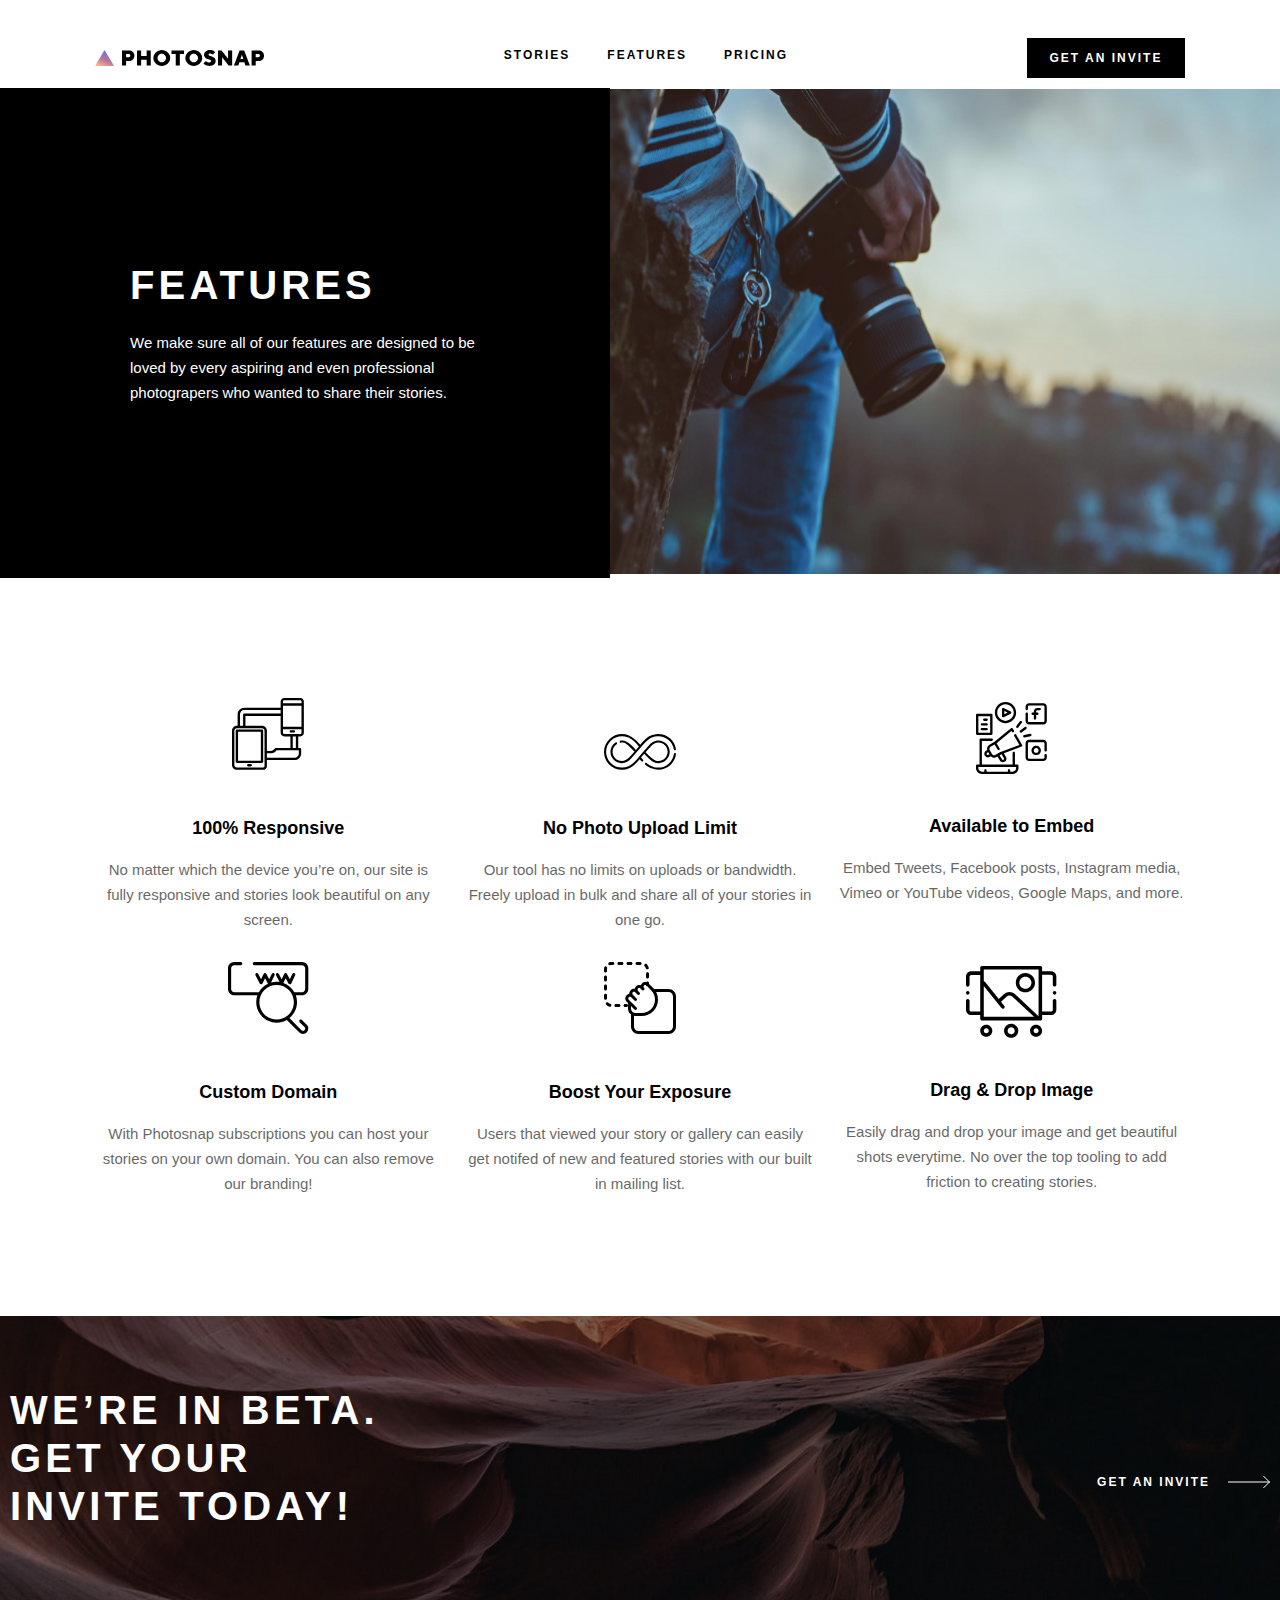
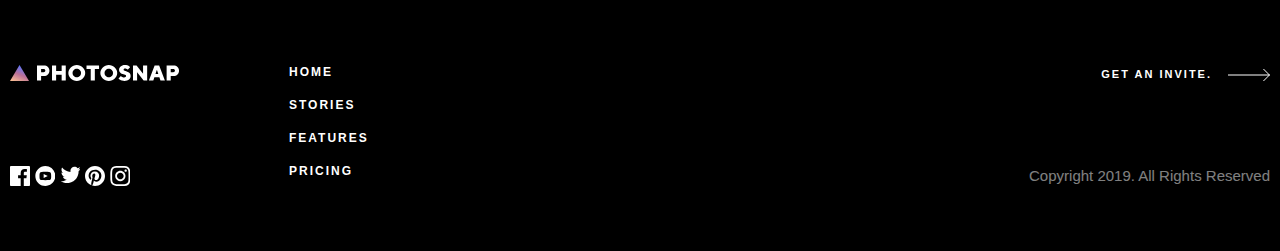
<file: features.html>
<!DOCTYPE html>
<html lang="en">
<head>
    <meta charset="UTF-8">
    <meta name="viewport" content="width=device-width, initial-scale=1.0">
    <title>Photosnap-multi-page-website</title>
    <link rel="stylesheet" href="css/features.css">
</head>
<body>
    <div class="big__container">
        <nav>
            <svg xmlns="http://www.w3.org/2000/svg" width="170" height="16" viewBox="0 0 170 16" fill="none">
                <path fill-rule="evenodd" clip-rule="evenodd" d="M70.1027 15.3622C69.0721 15.7874 67.9658 16 66.7838 16C65.5874 16 64.4775 15.7874 63.4541 15.3622C62.4306 14.9369 61.5405 14.3568 60.7838 13.6216C60.027 12.8865 59.4324 12.036 59 11.0703C58.5676 10.1045 58.3514 9.08108 58.3514 8C58.3514 6.91892 58.5676 5.8955 59 4.92973C59.4324 3.96396 60.027 3.11351 60.7838 2.37838C61.5405 1.64324 62.4306 1.06306 63.4541 0.637838C64.4775 0.212613 65.5874 0 66.7838 0C67.9658 0 69.0721 0.212613 70.1027 0.637838C71.1333 1.06306 72.027 1.64324 72.7838 2.37838C73.5405 3.11351 74.1351 3.96396 74.5676 4.92973C75 5.8955 75.2162 6.91892 75.2162 8C75.2162 9.08108 75 10.1045 74.5676 11.0703C74.1351 12.036 73.5405 12.8865 72.7838 13.6216C72.027 14.3568 71.1333 14.9369 70.1027 15.3622ZM31.1081 11.027V15.5676H27V0.432432H33.8108C34.6468 0.432432 35.4108 0.565766 36.1027 0.832432C36.7946 1.0991 37.3856 1.47027 37.8757 1.94595C38.3658 2.42162 38.7477 2.98378 39.0216 3.63243C39.2955 4.28108 39.4324 4.98018 39.4324 5.72973C39.4324 6.49369 39.2955 7.1964 39.0216 7.83784C38.7477 8.47928 38.3658 9.03784 37.8757 9.51351C37.3856 9.98919 36.7946 10.3604 36.1027 10.627C35.4108 10.8937 34.6468 11.027 33.8108 11.027H31.1081ZM31.1081 7.35135H33.5946C34.0847 7.35135 34.4955 7.18919 34.827 6.86486C35.1586 6.54054 35.3243 6.16216 35.3243 5.72973C35.3243 5.2973 35.1586 4.91892 34.827 4.59459C34.4955 4.27027 34.0847 4.10811 33.5946 4.10811H31.1081V7.35135ZM46.1351 15.5676V9.72973H51.6486V15.5676H55.7568V0.432432H51.6486V6.05405H46.1351V0.432432H42.027V15.5676H46.1351ZM66.7838 12.3243C66.1928 12.3243 65.6378 12.2162 65.1189 12C64.6 11.7838 64.1532 11.4811 63.7784 11.0919C63.4036 10.7027 63.1081 10.245 62.8919 9.71892C62.6757 9.19279 62.5676 8.61982 62.5676 8C62.5676 7.38018 62.6757 6.80721 62.8919 6.28108C63.1081 5.75495 63.4036 5.2973 63.7784 4.90811C64.1532 4.51892 64.6 4.21622 65.1189 4C65.6378 3.78378 66.1928 3.67568 66.7838 3.67568C67.3748 3.67568 67.9261 3.78378 68.4378 4C68.9495 4.21622 69.3964 4.51892 69.7784 4.90811C70.1604 5.2973 70.4595 5.75495 70.6757 6.28108C70.8919 6.80721 71 7.38018 71 8C71 8.61982 70.8919 9.19279 70.6757 9.71892C70.4595 10.245 70.1604 10.7027 69.7784 11.0919C69.3964 11.4811 68.9495 11.7838 68.4378 12C67.9261 12.2162 67.3748 12.3243 66.7838 12.3243ZM84.8378 4.10811V15.5676H80.7297V4.10811H76.5135V0.432432H89.0541V4.10811H84.8378ZM98.7838 16C99.9658 16 101.072 15.7874 102.103 15.3622C103.133 14.9369 104.027 14.3568 104.784 13.6216C105.541 12.8865 106.135 12.036 106.568 11.0703C107 10.1045 107.216 9.08108 107.216 8C107.216 6.91892 107 5.8955 106.568 4.92973C106.135 3.96396 105.541 3.11351 104.784 2.37838C104.027 1.64324 103.133 1.06306 102.103 0.637838C101.072 0.212613 99.9658 0 98.7838 0C97.5874 0 96.4775 0.212613 95.4541 0.637838C94.4306 1.06306 93.5405 1.64324 92.7838 2.37838C92.027 3.11351 91.4324 3.96396 91 4.92973C90.5676 5.8955 90.3514 6.91892 90.3514 8C90.3514 9.08108 90.5676 10.1045 91 11.0703C91.4324 12.036 92.027 12.8865 92.7838 13.6216C93.5405 14.3568 94.4306 14.9369 95.4541 15.3622C96.4775 15.7874 97.5874 16 98.7838 16ZM97.1189 12C97.6378 12.2162 98.1928 12.3243 98.7838 12.3243C99.3748 12.3243 99.9261 12.2162 100.438 12C100.95 11.7838 101.396 11.4811 101.778 11.0919C102.16 10.7027 102.459 10.245 102.676 9.71892C102.892 9.19279 103 8.61982 103 8C103 7.38018 102.892 6.80721 102.676 6.28108C102.459 5.75495 102.16 5.2973 101.778 4.90811C101.396 4.51892 100.95 4.21622 100.438 4C99.9261 3.78378 99.3748 3.67568 98.7838 3.67568C98.1928 3.67568 97.6378 3.78378 97.1189 4C96.6 4.21622 96.1532 4.51892 95.7784 4.90811C95.4036 5.2973 95.1081 5.75495 94.8919 6.28108C94.6757 6.80721 94.5676 7.38018 94.5676 8C94.5676 8.61982 94.6757 9.19279 94.8919 9.71892C95.1081 10.245 95.4036 10.7027 95.7784 11.0919C96.1532 11.4811 96.6 11.7838 97.1189 12ZM114.568 16C115.519 16 116.369 15.8667 117.119 15.6C117.868 15.3333 118.503 14.973 119.022 14.5189C119.541 14.0649 119.937 13.5387 120.211 12.9405C120.485 12.3423 120.622 11.7045 120.622 11.027C120.622 10.1477 120.449 9.42703 120.103 8.86487C119.757 8.3027 119.324 7.84865 118.805 7.5027C118.286 7.15676 117.721 6.88288 117.108 6.68108C116.495 6.47928 115.93 6.29189 115.411 6.11892C114.892 5.94595 114.459 5.76216 114.114 5.56757C113.768 5.37297 113.595 5.1027 113.595 4.75676C113.595 4.42523 113.742 4.12613 114.038 3.85946C114.333 3.59279 114.726 3.45946 115.216 3.45946C115.591 3.45946 115.93 3.52072 116.232 3.64324C116.535 3.76577 116.795 3.90631 117.011 4.06486C117.27 4.23784 117.501 4.43243 117.703 4.64865L120.081 2.16216C119.735 1.75856 119.31 1.3982 118.805 1.08108C118.373 0.807207 117.825 0.558559 117.162 0.335135C116.499 0.111712 115.706 0 114.784 0C113.919 0 113.133 0.12973 112.427 0.389189C111.721 0.648649 111.119 0.994595 110.622 1.42703C110.124 1.85946 109.739 2.35676 109.465 2.91892C109.191 3.48108 109.054 4.05766 109.054 4.64865C109.054 5.52793 109.227 6.24865 109.573 6.81081C109.919 7.37297 110.351 7.82703 110.87 8.17297C111.389 8.51892 111.955 8.79279 112.568 8.99459C113.18 9.1964 113.746 9.38378 114.265 9.55676C114.784 9.72973 115.216 9.91351 115.562 10.1081C115.908 10.3027 116.081 10.573 116.081 10.9189C116.081 11.3514 115.908 11.7297 115.562 12.0541C115.216 12.3784 114.741 12.5405 114.135 12.5405C113.645 12.5405 113.202 12.4577 112.805 12.2919C112.409 12.1261 112.067 11.9423 111.778 11.7405C111.447 11.4955 111.151 11.2216 110.892 10.9189L108.514 13.4054C108.946 13.8955 109.458 14.3279 110.049 14.7027C110.553 15.0342 111.18 15.3333 111.93 15.6C112.679 15.8667 113.559 16 114.568 16ZM127.108 7.13514V15.5676H123V0.432432H126.568L133.054 8.86486V0.432432H137.162V15.5676H133.616L127.108 7.13514ZM143.324 15.5676L144.405 12.3243H149.378L150.459 15.5676H154.892L149.162 0.432432H144.622L138.892 15.5676H143.324ZM146.892 4.64865L145.486 9.08108H148.297L146.892 4.64865ZM160.73 15.5676V11.027H163.432C164.268 11.027 165.032 10.8937 165.724 10.627C166.416 10.3604 167.007 9.98919 167.497 9.51351C167.987 9.03784 168.369 8.47928 168.643 7.83784C168.917 7.1964 169.054 6.49369 169.054 5.72973C169.054 4.98018 168.917 4.28108 168.643 3.63243C168.369 2.98378 167.987 2.42162 167.497 1.94595C167.007 1.47027 166.416 1.0991 165.724 0.832432C165.032 0.565766 164.268 0.432432 163.432 0.432432H156.622V15.5676H160.73ZM160.73 7.35135H163.216C163.706 7.35135 164.117 7.18919 164.449 6.86486C164.78 6.54054 164.946 6.16216 164.946 5.72973C164.946 5.2973 164.78 4.91892 164.449 4.59459C164.117 4.27027 163.706 4.10811 163.216 4.10811H160.73V7.35135Z" fill="black"/>
                <path fill-rule="evenodd" clip-rule="evenodd" d="M0 16L9.5 0L19 16H0Z" fill="url(#paint0_linear_0_4414)"/>
                <defs>
                  <linearGradient id="paint0_linear_0_4414" x1="9.5" y1="20" x2="16.6529" y2="3.01176" gradientUnits="userSpaceOnUse">
                    <stop stop-color="#FFC593"/>
                    <stop offset="0.519452" stop-color="#BC7198"/>
                    <stop offset="1" stop-color="#5A77FF"/>
                  </linearGradient>
                </defs>
            </svg>
            <div class="a_tags">
                <a href="./story.html" target="_blank">STORIES</a>
                <a href="./features.html" target="_blank">FEATURES</a>
                <a href="./index.html" target="_blank">PRICING</a>
            </div>
            <div class="menu">
                <div></div>
                <div></div>
            </div>
            <a href="#">
                <button>
                    GET AN INVITE
                </button>
            </a>
        </nav>
        <header>
            <div class="left_header">
                <h2>FEATURES</h2>
                <p>We make sure all of our features are designed to be loved by every aspiring and even professional photograpers who wanted to share their stories.</p>
                
            </div>
            <div class="right_header">
                <img src="img/man_with_camera.png" alt="">
            </div>
        </header>
    </div>
    <div class="alone_container">
        <div class="all_part_in_alone_card">
            <svg xmlns="http://www.w3.org/2000/svg" width="72" height="72" viewBox="0 0 72 72" fill="none">
                <path fill-rule="evenodd" clip-rule="evenodd" d="M30.0123 31.4907C30.6661 31.4907 31.1951 32.0203 31.1951 32.6735V63.8685C31.1951 64.5217 30.6661 65.0513 30.0123 65.0513H4.87886C4.22569 65.0513 3.69611 64.5217 3.69611 63.8685V32.6735C3.69611 32.0203 4.22569 31.4907 4.87886 31.4907H30.0123ZM6.06161 62.6858H28.8296V33.8562H6.06161V62.6858Z" fill="black"/>
                <path d="M18.6358 66.0862H16.2651C15.6114 66.0862 15.0824 66.6158 15.0824 67.2689C15.0824 67.9221 15.6114 68.4517 16.2651 68.4517H18.6358C19.289 68.4517 19.8186 67.9221 19.8186 67.2689C19.8186 66.6158 19.289 66.0862 18.6358 66.0862Z" fill="black"/>
                <path fill-rule="evenodd" clip-rule="evenodd" d="M68.3293 -2.11829e-05H52.2986C50.3206 -2.11829e-05 48.6406 1.54541 48.6406 3.5234V9.75768H12.2924C8.60207 9.76865 5.61689 12.7642 5.61805 16.454V27.7946H4.89384C2.16797 27.7946 -2.24492e-05 30.062 -2.24492e-05 32.7907V66.9588C-0.00753014 68.2594 0.505881 69.5092 1.42644 70.4286C2.34642 71.348 3.59617 71.8608 4.89673 71.8521H30.9825C32.0498 71.8614 33.0737 71.434 33.8181 70.6694C34.5608 69.9036 35.039 68.9316 34.8911 67.8713V62.0944H62.4669C66.1665 62.0881 69.169 59.0983 69.1909 55.3981V51.169C69.1736 50.5049 68.6319 49.9747 67.9678 49.9712H66.2341V38.4394H68.3293C70.3073 38.4394 71.8521 36.7606 71.8521 34.7826V3.5234C71.8631 2.58552 71.4958 1.68344 70.8322 1.01987C70.1693 0.356883 69.2666 -0.010994 68.3293 -2.11829e-05ZM51.0061 7.68786H69.4866V28.8295H51.0061V7.68786ZM68.3293 2.36548H52.2986C51.6252 2.36548 51.0061 2.85002 51.0061 3.5234V5.32236H69.4866V3.5234C69.4988 3.21327 69.3804 2.91181 69.1609 2.69178C68.9409 2.47232 68.6394 2.35393 68.3293 2.36548ZM7.98355 16.454C7.98066 14.07 9.90783 12.133 12.2924 12.1232H48.6406V15.5236H12.2196C11.5665 15.5236 11.0883 16.1179 11.0883 16.771V27.7946H7.98355V16.454ZM30.9825 69.4866C31.4209 69.5005 31.8453 69.333 32.156 69.0235C32.4413 68.7249 32.5886 68.3212 32.5626 67.9094C32.5626 67.9034 32.5537 67.9014 32.5447 67.8993C32.5358 67.8973 32.5268 67.8953 32.5268 67.8892V32.7907C32.5268 31.3654 31.4272 30.1601 29.9984 30.1601H4.89673C3.47142 30.1601 2.36548 31.3654 2.36548 32.7942V66.9554C2.35682 67.6305 2.62132 68.2796 3.09835 68.7567C3.57595 69.2331 4.22566 69.4965 4.90077 69.4866H30.9825ZM30.0019 27.7946H13.4538V17.8891H48.6406V34.7826C48.6707 36.7906 50.2912 38.4105 52.2986 38.4394H58.3983V49.9712H43.9963C43.6653 49.9741 43.35 50.115 43.1265 50.3599L42.0102 51.5536C41.1901 52.4349 40.0391 52.9333 38.835 52.9281H34.8911V32.7873C34.8911 30.062 32.7307 27.7946 30.0019 27.7946ZM62.4669 59.7289C64.8607 59.7237 66.8046 57.7925 66.8254 55.3981V52.3367H44.5149L43.7497 53.1533C42.4814 54.5209 40.6998 55.2965 38.835 55.2936H34.8911V59.7289H62.4669ZM63.8686 49.9712H60.7638V38.4394H63.8686V49.9712ZM52.2986 36.0739H68.3293C69.0027 36.0739 69.4866 35.4565 69.4866 34.7826V31.1951H51.0061V34.7826C51.0344 35.4843 51.5975 36.0468 52.2986 36.0739Z" fill="black"/>
                <path d="M61.9466 32.23H58.8419C58.1887 32.23 57.6591 32.7596 57.6591 33.4127C57.6591 34.0659 58.1887 34.5955 58.8419 34.5955H61.9466C62.6003 34.5955 63.1293 34.0659 63.1293 33.4127C63.1293 32.7596 62.6003 32.23 61.9466 32.23Z" fill="black"/>
            </svg>
            <h6>100% Responsive</h6>
            <p>No matter which the device you’re on, our site is fully responsive and stories look beautiful on any screen.</p>
        </div> 
        <div class="all_part_in_alone_card">
            <svg xmlns="http://www.w3.org/2000/svg" width="72" height="36" viewBox="0 0 72 36" fill="none">
                <path d="M71.0868 19.1053C70.5087 19.0263 69.9765 19.431 69.8976 20.0088C69.388 23.741 67.5411 27.1742 64.6968 29.6758C61.8269 32.1999 58.1393 33.59 54.3127 33.59C52.2308 33.59 50.2086 33.19 48.3023 32.4011C48.2706 32.3881 48.2341 32.3753 48.2012 32.3653C48.1788 32.3585 45.9292 31.6558 42.5797 28.9969C42.1228 28.6342 41.4586 28.7107 41.096 29.1675C40.7334 29.6244 40.8098 30.2885 41.2665 30.6512C44.7029 33.3788 47.1171 34.2346 47.538 34.3706C49.6889 35.254 51.9678 35.702 54.3127 35.702C58.6529 35.702 62.836 34.1251 66.0916 31.2618C69.3171 28.425 71.4119 24.5301 71.9903 20.2947C72.069 19.7166 71.6646 19.1842 71.0868 19.1053Z" fill="black"/>
                <path fill-rule="evenodd" clip-rule="evenodd" d="M54.3835 29.2093C50.6997 29.2095 47.9122 27.167 45.6709 25.169C43.2558 23.0159 41.2518 20.9119 40.1889 19.7539C39.8391 20.1692 38.8537 21.3663 38.0494 22.3433C37.6071 22.8806 37.2196 23.3514 37.0228 23.5888C37.6765 24.3464 38.3421 25.0726 39.007 25.7532C39.4145 26.1704 39.4066 26.839 38.9894 27.2465C38.5722 27.6539 37.9036 27.646 37.4961 27.2289C36.8835 26.6019 36.2713 25.938 35.6677 25.2484C29.3517 32.9358 25.4364 34.1982 24.5635 34.3924C22.6583 35.1678 20.6446 35.6033 18.5767 35.6871C18.5696 35.6875 18.5625 35.6876 18.5555 35.6878H18.5552L17.8637 35.7017L17.8423 35.7019C13.0518 35.7019 8.55477 33.8294 5.17963 30.4295C1.80477 27.0299 -0.0344637 22.5187 0.000411317 17.7265C0.0351457 12.9719 1.93429 8.50568 5.34782 5.15037C8.76346 1.79323 13.2615 -0.0319435 18.0235 0.0178378C20.242 0.0399159 22.4038 0.464744 24.4491 1.28051C24.5459 1.31918 24.6434 1.35743 24.7416 1.39413C25.7143 1.75779 30.6581 3.86253 36.2247 10.7921C42.6957 2.81782 46.7079 1.52337 47.5914 1.32649C49.4968 0.551088 51.5104 0.115572 53.5784 0.0317597C53.5856 0.0313378 53.5927 0.0311972 53.5999 0.0310566L54.2914 0.0171347L54.3127 0.0169941C58.5915 0.0169941 62.7296 1.55473 65.9648 4.34684C69.166 7.10956 71.2876 10.9197 71.9391 15.0755C72.0294 15.6517 71.6355 16.192 71.0593 16.2824C70.4831 16.3722 69.9428 15.9788 69.8525 15.4026C69.2785 11.7403 67.4077 8.38179 64.5848 5.9456C61.7356 3.48663 58.0916 2.13143 54.323 2.1289L53.6535 2.1424C51.803 2.21862 50.0026 2.61406 48.3021 3.31774C48.2162 3.35332 48.1617 3.37245 48.0719 3.38398C47.8595 3.43278 44.0058 4.42053 37.5085 12.5654C37.5062 12.5682 37.5039 12.5711 37.5016 12.5739C37.4995 12.5765 37.4974 12.579 37.4953 12.5816C37.4953 12.5816 30.1532 21.3266 27.1093 24.5208C25.029 26.7037 22.0877 29.2093 17.7723 29.2093C11.5139 29.2092 6.42247 24.1176 6.42247 17.8594C6.42247 14.0553 8.31444 10.5227 11.4834 8.40921C11.9689 8.08578 12.6245 8.21684 12.9479 8.70199C13.2715 9.18729 13.1404 9.84289 12.6551 10.1665C10.0749 11.8869 8.53452 14.7625 8.53452 17.8589C8.53452 22.9527 12.6787 27.0969 17.7725 27.0969C20.5139 27.0969 22.922 25.8528 25.5805 23.0632C27.3793 21.1759 29.0353 19.3609 30.582 17.5816C29.6035 16.5094 27.5408 14.3205 25.0791 12.1258C21.6162 9.03879 19.4424 8.62113 17.7729 8.62113H17.7689C17.4614 8.62113 17.1513 8.6366 16.8469 8.66684C16.2676 8.72393 15.7493 8.30079 15.6916 7.72043C15.634 7.14007 16.0577 6.62299 16.638 6.5652C17.0114 6.52807 17.3918 6.50923 17.7684 6.50923H17.7722C21.4558 6.50923 24.2432 8.55153 26.4845 10.5495C28.8997 12.7026 30.903 14.806 31.9663 15.9643C32.5083 15.3208 34.8518 12.4587 34.8518 12.4587C29.3974 5.53484 24.5517 3.57762 24.002 3.37203C23.8898 3.32998 23.7786 3.28638 23.6673 3.24209C21.8649 2.52321 19.9593 2.14901 18.0027 2.12946C17.9498 2.12904 17.8963 2.12876 17.8435 2.12876C13.7088 2.12876 9.80296 3.73287 6.82846 6.65646C3.81796 9.61535 2.14311 13.5522 2.1126 17.7415C2.08166 21.9667 3.70335 25.9442 6.67869 28.9413C9.65179 31.9362 13.6125 33.5867 17.8318 33.5895L18.5016 33.576C20.3519 33.5 22.1525 33.1045 23.8529 32.4008C23.9387 32.3652 23.9934 32.3463 24.0831 32.3346C24.2983 32.2852 28.2292 31.2765 34.8477 22.8999C35.0986 22.5825 42.0019 14.3921 45.0458 11.1979C47.1261 9.01517 50.0677 6.50951 54.3826 6.50951H54.3828C60.6411 6.50951 65.7326 11.601 65.7326 17.8594C65.7326 24.1155 60.6431 29.2069 54.3871 29.2093H54.3835ZM54.3828 8.62156C51.6413 8.62142 49.2332 9.86538 46.5747 12.6551C44.7763 14.5422 43.1197 16.3572 41.5731 18.1361C42.5511 19.2082 44.614 21.3975 47.0762 23.5926C50.5391 26.6798 52.7131 27.0974 54.3826 27.0974H54.3863C59.4782 27.0955 63.6207 22.9514 63.6207 17.8595C63.6207 12.7656 59.4765 8.62156 54.3828 8.62156Z" fill="black"/>
            </svg>
            <h6>No Photo Upload Limit</h6>
            <p>Our tool has no limits on uploads or bandwidth. Freely upload in bulk and share all of your stories in one go.</p>
        </div> 
        <div class="all_part_in_alone_card_add">
            <svg xmlns="http://www.w3.org/2000/svg" width="71" height="72" viewBox="0 0 71 72" fill="none">
                <path fill-rule="evenodd" clip-rule="evenodd" d="M38.9508 62.5573H41.3115C41.9634 62.5573 42.4918 63.0858 42.4918 63.7376V66.0983C42.4918 69.3577 39.8495 71.9999 36.5902 71.9999H5.90164C2.64225 71.9999 0 69.3577 0 66.0983V63.7376C0 63.0858 0.528451 62.5573 1.18033 62.5573H3.54098V37.7704C3.54098 37.1185 4.06943 36.5901 4.72131 36.5901H15.722C16.3738 36.5901 16.9023 37.1185 16.9023 37.7704C16.9023 38.4223 16.3738 38.9507 15.722 38.9507H5.90164V62.5573H36.5902V50.9901C36.5902 50.3382 37.1186 49.8098 37.7705 49.8098C38.4224 49.8098 38.9508 50.3382 38.9508 50.9901V62.5573ZM36.5902 69.6393C38.5458 69.6393 40.1311 68.0539 40.1311 66.0983V64.918H2.36066V66.0983C2.36066 68.0539 3.94601 69.6393 5.90164 69.6393H8.26229V68.4589C8.26229 67.8071 8.79075 67.2786 9.44262 67.2786C10.0945 67.2786 10.623 67.8071 10.623 68.4589V69.6393H31.8689V68.4589C31.8689 67.8071 32.3973 67.2786 33.0492 67.2786C33.7011 67.2786 34.2295 67.8071 34.2295 68.4589V69.6393H36.5902Z" fill="black"/>
                <path d="M61.377 8.26227H63.7377C64.3896 8.26227 64.918 7.73382 64.918 7.08194C64.918 6.43006 64.3896 5.90161 63.7377 5.90161H61.377C59.4214 5.90161 57.8361 7.48696 57.8361 9.4426V10.6229H56.6557C56.0039 10.6229 55.4754 11.1514 55.4754 11.8033C55.4754 12.4551 56.0039 12.9836 56.6557 12.9836H57.8361V16.5246C57.8361 17.1764 58.3645 17.7049 59.0164 17.7049C59.6683 17.7049 60.1967 17.1764 60.1967 16.5246V12.9836H61.377C62.0289 12.9836 62.5574 12.4551 62.5574 11.8033C62.5574 11.1514 62.0289 10.6229 61.377 10.6229H60.1967V9.4426C60.1967 8.79072 60.7252 8.26227 61.377 8.26227Z" fill="black"/>
                <path d="M67.2787 1.18042H53.1148C51.1591 1.18042 49.5738 2.76577 49.5738 4.7214V7.08206C49.5738 7.73394 50.1022 8.26239 50.7541 8.26239C51.406 8.26239 51.9344 7.73394 51.9344 7.08206V4.7214C51.9344 4.06953 52.4629 3.54108 53.1148 3.54108H67.2787C67.9306 3.54108 68.459 4.06953 68.459 4.7214V18.8853C68.459 19.5372 67.9306 20.0657 67.2787 20.0657H53.1148C52.4629 20.0657 51.9344 19.5372 51.9344 18.8853V11.8034C51.9344 11.1515 51.406 10.623 50.7541 10.623C50.1022 10.623 49.5738 11.1515 49.5738 11.8034V18.8853C49.5738 20.841 51.1591 22.4263 53.1148 22.4263H67.2787C69.2343 22.4263 70.8197 20.841 70.8197 18.8853V4.7214C70.8197 2.76577 69.2343 1.18042 67.2787 1.18042V1.18042Z" fill="black"/>
                <path fill-rule="evenodd" clip-rule="evenodd" d="M60.1967 53.1147C57.5892 53.1147 55.4754 51.0009 55.4754 48.3934C55.4754 45.7859 57.5892 43.6721 60.1967 43.6721C62.8042 43.6721 64.918 45.7859 64.918 48.3934C64.918 51.0009 62.8042 53.1147 60.1967 53.1147ZM60.1967 50.7541C61.5005 50.7541 62.5574 49.6972 62.5574 48.3934C62.5574 47.0897 61.5005 46.0328 60.1967 46.0328C58.893 46.0328 57.8361 47.0897 57.8361 48.3934C57.8361 49.6972 58.893 50.7541 60.1967 50.7541Z" fill="black"/>
                <path d="M67.2787 37.7705H53.1148C51.1591 37.7705 49.5738 39.3559 49.5738 41.3115V55.4754C49.5738 57.4311 51.1591 59.0164 53.1148 59.0164H67.2787C69.2343 59.0164 70.8197 57.4311 70.8197 55.4754V53.1148C70.8197 52.4629 70.2912 51.9344 69.6393 51.9344C68.9875 51.9344 68.459 52.4629 68.459 53.1148V55.4754C68.459 56.1273 67.9306 56.6558 67.2787 56.6558H53.1148C52.4629 56.6558 51.9344 56.1273 51.9344 55.4754V41.3115C51.9344 40.6596 52.4629 40.1312 53.1148 40.1312H67.2787C67.9306 40.1312 68.459 40.6596 68.459 41.3115V48.3935C68.459 49.0453 68.9875 49.5738 69.6393 49.5738C70.2912 49.5738 70.8197 49.0453 70.8197 48.3935V41.3115C70.8197 39.3559 69.2343 37.7705 67.2787 37.7705Z" fill="black"/>
                <path fill-rule="evenodd" clip-rule="evenodd" d="M27.1475 15.3443C26.9266 15.345 26.7098 15.2837 26.522 15.1673C26.1761 14.9511 25.9664 14.5718 25.9672 14.164V7.08203C25.9685 6.67294 26.1814 6.29366 26.5301 6.07965C26.8787 5.86565 27.3134 5.84744 27.6787 6.03154L34.7607 9.57252C35.1548 9.77447 35.4028 10.1801 35.4028 10.623C35.4028 11.0659 35.1548 11.4716 34.7607 11.6735L27.6787 15.2145C27.5142 15.2987 27.3323 15.3432 27.1475 15.3443ZM31.5856 10.623L28.3279 8.99416V12.2519L31.5856 10.623Z" fill="black"/>
                <path fill-rule="evenodd" clip-rule="evenodd" d="M40.1311 10.623C40.1311 16.4898 35.3751 21.2459 29.5082 21.2459C23.6413 21.2459 18.8852 16.4898 18.8852 10.623C18.8852 4.75606 23.6413 0 29.5082 0C35.3751 0 40.1311 4.75606 40.1311 10.623ZM37.7705 10.623C37.7705 6.05981 34.0713 2.36066 29.5082 2.36066C24.9451 2.36066 21.2459 6.05981 21.2459 10.623C21.2459 15.1861 24.9451 18.8852 29.5082 18.8852C34.0713 18.8852 37.7705 15.1861 37.7705 10.623Z" fill="black"/>
                <path d="M41.3115 25.9673C41.683 25.9673 42.0328 25.7924 42.2557 25.4952L45.7967 20.7738C46.1878 20.2523 46.0822 19.5125 45.5607 19.1214C45.0392 18.7303 44.2993 18.836 43.9082 19.3575L40.3672 24.0788C39.9761 24.6003 40.0818 25.3401 40.6033 25.7312C40.8076 25.8845 41.0561 25.9673 41.3115 25.9673Z" fill="black"/>
                <path d="M43.9082 30.2164C44.1311 30.5137 44.4809 30.6886 44.8525 30.6886C45.1078 30.6886 45.3563 30.6057 45.5607 30.4525L50.282 26.9115C50.8035 26.5204 50.9092 25.7806 50.518 25.2591C50.1269 24.7376 49.3871 24.6319 48.8656 25.023L44.1443 28.564C43.6228 28.9551 43.5171 29.6949 43.9082 30.2164Z" fill="black"/>
                <path d="M55.4754 32.8131C55.4187 32.4969 55.2356 32.2175 54.9683 32.0393C54.7011 31.8611 54.3727 31.7996 54.059 31.8689L48.1574 33.0492C47.5055 33.1144 47.0299 33.6957 47.0951 34.3475C47.1603 34.9994 47.7416 35.475 48.3934 35.4098H48.6295L54.5311 34.2295C54.8473 34.1728 55.1268 33.9897 55.305 33.7224C55.4831 33.4551 55.5447 33.1268 55.4754 32.8131Z" fill="black"/>
                <path fill-rule="evenodd" clip-rule="evenodd" d="M15.3443 33.0491H1.18033C0.528451 33.0491 0 32.5207 0 31.8688V12.9836C0 12.3317 0.528451 11.8032 1.18033 11.8032H15.3443C15.9961 11.8032 16.5246 12.3317 16.5246 12.9836V31.8688C16.5246 32.5207 15.9961 33.0491 15.3443 33.0491ZM14.1639 14.1639H2.36066V30.6885H14.1639V14.1639Z" fill="black"/>
                <path d="M10.623 16.5247H8.2623C7.61042 16.5247 7.08197 17.0531 7.08197 17.705C7.08197 18.3569 7.61042 18.8853 8.2623 18.8853H10.623C11.2748 18.8853 11.8033 18.3569 11.8033 17.705C11.8033 17.0531 11.2748 16.5247 10.623 16.5247Z" fill="black"/>
                <path d="M10.623 21.2458H5.90164C5.24976 21.2458 4.72131 21.7743 4.72131 22.4262C4.72131 23.0781 5.24976 23.6065 5.90164 23.6065H10.623C11.2748 23.6065 11.8033 23.0781 11.8033 22.4262C11.8033 21.7743 11.2748 21.2458 10.623 21.2458Z" fill="black"/>
                <path d="M10.623 25.9673H5.90164C5.24976 25.9673 4.72131 26.4957 4.72131 27.1476C4.72131 27.7995 5.24976 28.3279 5.90164 28.3279H10.623C11.2748 28.3279 11.8033 27.7995 11.8033 27.1476C11.8033 26.4957 11.2748 25.9673 10.623 25.9673Z" fill="black"/>
                <path fill-rule="evenodd" clip-rule="evenodd" d="M40.2728 32.6952C40.0619 32.3283 39.6714 32.1018 39.2482 32.1009C38.8251 32.1001 38.4337 32.3251 38.2214 32.6911C38.0091 33.0571 38.0082 33.5086 38.219 33.8755L43.4243 42.8814L24.539 49.9634H24.4564H24.362L21.2931 51.7338L19.2511 52.9142C18.7082 53.228 18.0627 53.313 17.457 53.1502C16.8546 52.9875 16.3411 52.5928 16.0289 52.0525L13.6682 47.9686C13.0916 46.8594 13.4798 45.493 14.5534 44.8525L18.6374 42.4919L21.5882 47.6027C21.7999 47.9693 22.1917 48.1945 22.6151 48.1929C23.0376 48.1945 23.4288 47.9702 23.6408 47.6047C23.8528 47.2392 23.8532 46.7883 23.642 46.4224L20.5967 41.1581L35.4098 28.9417L35.8938 29.7797C36.2197 30.3469 36.9437 30.5424 37.5108 30.2165C38.0779 29.8905 38.2735 29.1666 37.9475 28.5994L36.7672 26.5574C36.5921 26.2581 36.2943 26.0509 35.9528 25.9909C35.6094 25.9262 35.2549 26.0169 34.9849 26.2388L18.4603 39.8597L13.4321 42.7634C11.5764 43.8443 10.6839 46.0414 11.2603 48.1102L10.08 48.783C8.83624 49.4973 8.14616 50.8912 8.33233 52.3133C8.5185 53.7354 9.54414 54.9048 10.9298 55.2748C11.2302 55.3544 11.5398 55.3941 11.8505 55.3929C12.4714 55.3903 13.0812 55.2277 13.621 54.9207L14.8013 54.2479C15.3683 54.8337 16.0814 55.2574 16.8669 55.4755C17.2702 55.5883 17.6874 55.6439 18.1062 55.6407C18.9359 55.6426 19.7509 55.4226 20.4669 55.0034L21.4938 54.4132L23.8544 58.5089C24.8312 60.1977 26.9899 60.7782 28.682 59.8073C29.4963 59.3381 30.0907 58.5644 30.3342 57.6567C30.5777 56.749 30.4504 55.7817 29.9803 54.9679L27.8321 51.2263L45.537 44.5811C45.862 44.4589 46.1168 44.1999 46.2334 43.8729C46.3497 43.5498 46.3195 43.1922 46.1508 42.8932L40.2728 32.6952ZM12.3934 52.867C12.122 53.0239 11.7992 53.0664 11.4964 52.985C11.194 52.9064 10.9351 52.7112 10.7764 52.442C10.6195 52.1706 10.577 51.8478 10.6584 51.545C10.7397 51.2406 10.9395 50.9813 11.2131 50.825L12.24 50.2348L13.4203 52.2768L12.3934 52.867ZM28.0446 57.0689C28.126 56.7661 28.0835 56.4433 27.9266 56.1719L25.5777 52.1352H25.4833L23.5239 53.2565L25.8846 57.3522C26.2127 57.9099 26.9287 58.0994 27.4898 57.7771C27.761 57.6235 27.9604 57.369 28.0446 57.0689Z" fill="black"/>
              </svg>
            <h6>Available to Embed</h6>
            <p>Embed Tweets, Facebook posts, Instagram media, Vimeo or YouTube videos, Google Maps, and more. </p>
        </div> 
        <div class="all_part_in_alone_card">
            <svg xmlns="http://www.w3.org/2000/svg" width="81" height="72" viewBox="0 0 81 72" fill="none">
                <path fill-rule="evenodd" clip-rule="evenodd" d="M80.3137 6.35294V27.0588C80.3137 30.5184 77.4994 33.3333 74.0392 33.3333H67.8168C68.595 35.4902 69.0202 37.8137 69.0202 40.2353C69.0202 46.6422 66.0496 52.367 61.4148 56.1078L73.4522 68.1458C74.3027 68.9963 75.6869 68.9963 76.5374 68.1458C77.3879 67.2947 77.3879 65.9105 76.5374 65.0601L71.6458 60.1679C71.0331 59.5551 71.0331 58.5625 71.6458 57.9498C72.258 57.337 73.2512 57.3376 73.864 57.9498L78.7555 62.8413C80.8297 64.9154 80.8297 68.2898 78.7555 70.364C77.7188 71.4007 76.3566 71.9191 74.9945 71.9191C73.6324 71.9191 72.2702 71.4007 71.2335 70.364L58.7837 57.9142C55.7917 59.6397 52.3229 60.6274 48.6281 60.6274C37.3836 60.6274 28.2359 51.4798 28.2359 40.2353C28.2359 37.8137 28.6612 35.4902 29.4393 33.3333H6.27451C2.81495 33.3333 0 30.519 0 27.0588V6.35294C0 2.89338 2.81495 0.0784302 6.27451 0.0784302H12.7047C13.5711 0.0784302 14.2733 0.780636 14.2733 1.64706C14.2733 2.51348 13.5711 3.21569 12.7047 3.21569H6.27451C4.54473 3.21569 3.13725 4.62316 3.13725 6.35294V27.0588C3.13725 28.7886 4.54473 30.1961 6.27451 30.1961H30.8842C32.9718 26.5208 36.1679 23.5551 40.0147 21.7549C39.9528 21.6771 39.8958 21.5956 39.8493 21.5055L37.0729 16.1415L34.5165 21.4632C34.2592 21.9994 33.7206 22.3437 33.1262 22.3529C32.5331 22.3566 31.9828 22.0337 31.7096 21.5055L27.4871 13.3487C27.0888 12.579 27.3897 11.633 28.1593 11.2347C28.9289 10.8364 29.875 11.1373 30.2733 11.9062L33.0502 17.2708L35.606 11.9485C35.8634 11.4124 36.402 11.068 36.9963 11.0594C37.5913 11.0539 38.1397 11.3781 38.413 11.9062L41.19 17.2708L43.7463 11.9485C44.1207 11.1673 45.0582 10.8382 45.8388 11.2138C46.6201 11.5888 46.9491 12.5257 46.5741 13.3064L43.0637 20.6152C44.8333 20.1127 46.7004 19.8431 48.6287 19.8431C49.6244 19.8431 50.6036 19.9167 51.5613 20.0551L48.0895 13.3487C47.6918 12.579 47.992 11.633 48.7616 11.2347C49.5312 10.8364 50.4779 11.1373 50.8762 11.9062L53.6526 17.2708L56.2089 11.9485C56.4663 11.4124 57.0043 11.068 57.5993 11.0594C58.1918 11.0539 58.7426 11.3781 59.0159 11.9062L61.7929 17.2708L64.3487 11.9485C64.7237 11.1673 65.6611 10.8382 66.4418 11.2138C67.2224 11.5888 67.5515 12.5257 67.1765 13.3064L63.2592 21.4632C63.0018 21.9994 62.4632 22.3437 61.8689 22.3529H61.845C61.2592 22.3529 60.7218 22.027 60.4522 21.5055L57.6752 16.1415L55.3499 20.9828C60.0417 22.6256 63.9553 25.9369 66.3762 30.2028C66.4203 30.1991 66.4645 30.1961 66.5098 30.1961H74.0392C75.769 30.1961 77.1765 28.7886 77.1765 27.0588V6.35294C77.1765 4.62316 75.769 3.21569 74.0392 3.21569H26.3511C25.4853 3.21569 24.7825 2.51348 24.7825 1.64706C24.7825 0.780636 25.4853 0.0784302 26.3511 0.0784302H74.0392C77.4988 0.0784302 80.3137 2.89338 80.3137 6.35294ZM31.3732 40.2353C31.3732 49.7494 39.114 57.4902 48.6281 57.4902C58.1428 57.4902 65.883 49.7494 65.883 40.2353C65.883 30.7212 58.1422 22.9804 48.6281 22.9804C39.114 22.9804 31.3732 30.7212 31.3732 40.2353Z" fill="black"/>
              </svg>
            <h6>Custom Domain</h6>
            <p>With Photosnap subscriptions you can host your stories on your own domain. You can also remove our branding!</p>
        </div> 
        <div class="all_part_in_alone_card">
            <svg xmlns="http://www.w3.org/2000/svg" width="72" height="72" viewBox="0 0 72 72" fill="none">
                <path d="M64.5 27H49.5C48.672 27 48 27.672 48 28.5C48 29.328 48.672 30.0001 49.5 30.0001H64.5C66.9811 30.0001 69 32.019 69 34.5001V64.5C69 66.9811 66.9811 69 64.5 69H34.5C32.0189 69 30 66.9811 30 64.5V52.5001C30 51.6721 29.3279 51 28.4999 51C27.6719 51 27 51.672 27 52.5V64.4999C27 68.634 30.366 72 34.5 72H64.4999C68.634 72 72 68.634 72 64.5V34.5C72 30.366 68.634 27 64.5 27Z" fill="black"/>
                <path d="M22.5001 42.0001H21C20.172 42.0001 19.5 42.6721 19.5 43.5001C19.5 44.3281 20.172 45 21 45H22.5001C23.3281 45 24.0001 44.328 24.0001 43.5C24.0001 42.672 23.3281 42.0001 22.5001 42.0001Z" fill="black"/>
                <path d="M8.82296 0H7.49996C6.78305 0 6.07501 0.101953 5.39396 0.299953C4.59901 0.533953 4.14296 1.368 4.37401 2.16295C4.56596 2.817 5.16601 3.24 5.81401 3.24C5.95505 3.24 6.09596 3.222 6.23701 3.17995C6.64496 3.06 7.06796 2.99995 7.49996 2.99995H8.82296C9.65391 2.99995 10.323 2.32791 10.323 1.49991C10.323 0.671906 9.65096 0 8.82296 0Z" fill="black"/>
                <path d="M2.99995 36.171V33.138C2.99995 32.31 2.32791 31.6379 1.49991 31.6379C0.671906 31.6379 0 32.31 0 33.138V36.171C0 36.999 0.672047 37.671 1.50005 37.671C2.32805 37.671 2.99995 36.999 2.99995 36.171Z" fill="black"/>
                <path d="M1.50005 28.572C2.32805 28.572 3.00009 27.9 3.00009 27.072V24.039C3.00009 23.211 2.32805 22.5389 1.50005 22.5389C0.672047 22.5389 0 23.211 0 24.039V27.072C0 27.9 0.672047 28.572 1.50005 28.572Z" fill="black"/>
                <path d="M1.50005 10.377C2.32805 10.377 3.00009 9.70496 3.00009 8.87696V7.49996C3.00009 7.08301 3.05705 6.67196 3.16814 6.27596C3.39314 5.47791 2.93119 4.64991 2.13314 4.42491C1.34114 4.18796 0.507094 4.65891 0.282094 5.45991C0.0960469 6.12296 0 6.81005 0 7.49996V8.87696C0 9.70496 0.672047 10.377 1.50005 10.377Z" fill="black"/>
                <path d="M1.50005 19.476C2.32805 19.476 3.00009 18.804 3.00009 17.976V14.943C3.00009 14.115 2.32805 13.4429 1.50005 13.4429C0.672047 13.4429 0 14.115 0 14.943V17.976C0 18.804 0.672047 19.476 1.50005 19.476Z" fill="black"/>
                <path d="M6.26982 41.829C5.54377 41.622 4.87187 41.229 4.33187 40.6921C3.74687 40.1071 2.79582 40.1131 2.21082 40.6981C1.62582 41.2861 1.62877 42.2371 2.21687 42.8192C3.11687 43.7162 4.23582 44.3701 5.45082 44.7152C5.58877 44.7542 5.72687 44.7722 5.86187 44.7722C6.51282 44.7722 7.11582 44.3431 7.30187 43.6832C7.52982 42.885 7.06773 42.054 6.26982 41.829Z" fill="black"/>
                <path d="M43.2571 7.30799C43.3951 7.30799 43.5361 7.28999 43.6772 7.24499C44.4721 7.01099 44.9311 6.18003 44.6971 5.38494C44.3432 4.17289 43.6772 3.05999 42.7741 2.16589C42.1861 1.58385 41.2351 1.58694 40.653 2.17785C40.071 2.7658 40.077 3.71685 40.665 4.29889C41.205 4.83889 41.607 5.50489 41.817 6.22785C42.0092 6.88203 42.6062 7.30799 43.2571 7.30799Z" fill="black"/>
                <path d="M36.117 0H33.084C32.256 0 31.584 0.672047 31.584 1.50005C31.584 2.32805 32.256 3.00009 33.084 3.00009H36.117C36.945 3.00009 37.6171 2.32805 37.6171 1.50005C37.6171 0.672047 36.945 0 36.117 0Z" fill="black"/>
                <path d="M14.9369 42.0001H11.9039C11.0759 42.0001 10.4038 42.6721 10.4038 43.5001C10.4038 44.3281 11.0759 45 11.9039 45H14.9369C15.7649 45 16.4369 44.328 16.4369 43.5C16.4369 42.672 15.7649 42.0001 14.9369 42.0001Z" fill="black"/>
                <path d="M43.5 10.35C42.672 10.35 42 11.022 42 11.85V14.883C42 15.711 42.672 16.3831 43.5 16.3831C44.328 16.3831 45.0001 15.711 45.0001 14.883V11.85C45.0001 11.0189 44.328 10.35 43.5 10.35Z" fill="black"/>
                <path d="M27.0208 0H23.9878C23.1569 0 22.4878 0.672047 22.4878 1.50005C22.4878 2.32805 23.1598 3.00009 23.9878 3.00009H27.0179C27.8488 3.00009 28.5209 2.32805 28.5209 1.50005C28.5209 0.672047 27.8488 0 27.0208 0Z" fill="black"/>
                <path d="M17.9217 0H14.8887C14.0607 0 13.3887 0.672047 13.3887 1.50005C13.3887 2.32805 14.0607 3.00009 14.8887 3.00009H17.9217C18.7497 3.00009 19.4218 2.32805 19.4218 1.50005C19.4218 0.672047 18.7497 0 17.9217 0Z" fill="black"/>
                <path d="M43.5 19.5001C42.672 19.5001 42 20.1721 42 21.0001V22.5C42 23.328 42.672 24.0001 43.5 24.0001C44.328 24.0001 45.0001 23.328 45.0001 22.5V21C45.0001 20.172 44.328 19.5001 43.5 19.5001Z" fill="black"/>
                <path fill-rule="evenodd" clip-rule="evenodd" d="M44.5618 21.438L49.2118 26.088C52.2988 29.178 53.9998 33.2849 53.9998 37.6499C53.9998 46.665 46.6648 54 37.6498 54H31.4998C27.3659 54 23.9999 50.634 23.9996 46.5V41.121L22.6556 39.777C21.7707 38.895 21.2847 37.716 21.2847 36.465C21.2847 35.214 21.7707 34.038 22.6556 33.153C23.3876 32.4209 24.3206 31.9619 25.3316 31.824C25.2416 30.519 25.6945 29.184 26.6906 28.188C27.7316 27.1471 29.2256 26.6611 30.6566 26.862C30.8276 25.9741 31.2537 25.125 31.9407 24.4381C33.2007 23.1781 35.1566 22.7551 36.7917 23.325C37.0108 22.635 37.3947 21.984 37.9407 21.438C39.7648 19.6139 42.7377 19.6139 44.5618 21.438ZM31.4998 51H37.6498C45.0118 51 50.9999 45.0119 50.9997 37.6501C50.9997 34.0861 49.6108 30.732 47.0908 28.212L42.4407 23.562C41.7837 22.905 40.7188 22.905 40.0618 23.562C39.7438 23.877 39.5668 24.3 39.5668 24.75C39.5668 25.2 39.7409 25.623 40.0588 25.938C40.3529 26.232 40.4998 26.6159 40.4998 27C40.4998 27.384 40.3527 27.7679 40.0618 28.062C39.4768 28.647 38.5257 28.647 37.9407 28.062L36.4407 26.5619C35.8048 25.9259 34.6978 25.9259 34.0617 26.5619C33.4047 27.2189 33.4047 28.2839 34.0617 28.9409L35.5618 30.4409C35.8529 30.732 35.9998 31.1159 35.9998 31.5C35.9998 31.884 35.8527 32.2679 35.5618 32.562C34.9768 33.147 34.0257 33.147 33.4407 32.562L31.1907 30.312C30.5548 29.6759 29.4478 29.6759 28.8118 30.312C28.1548 30.969 28.1548 32.0339 28.8118 32.6909L32.5618 36.441C32.8529 36.7321 32.9999 37.116 32.9999 37.5C32.9999 37.8841 32.8528 38.268 32.5618 38.562C31.9768 39.147 31.0258 39.147 30.4408 38.562L27.1558 35.277C26.5199 34.641 25.4129 34.641 24.7768 35.277C24.4587 35.595 24.2848 36.018 24.2848 36.465C24.2848 36.9121 24.4589 37.338 24.7768 37.653L32.5618 45.438C32.8529 45.7321 32.9999 46.116 32.9999 46.5C32.9999 46.8841 32.8528 47.268 32.5618 47.562C31.9768 48.147 31.0258 48.147 30.4408 47.562L26.9998 44.1211V46.5C26.9998 48.9811 29.0188 51 31.4998 51Z" fill="black"/>
              </svg>
            <h6>Boost Your Exposure</h6>
            <p>Users that viewed your story or gallery can easily get notifed of new and featured stories with our built in mailing list.</p>
        </div> 
        <div class="all_part_in_alone_card_add">
            <svg xmlns="http://www.w3.org/2000/svg" width="91" height="72" viewBox="0 0 91 72" fill="none">
                <path fill-rule="evenodd" clip-rule="evenodd" d="M76.1241 5.27213H85.0171C87.9641 5.27213 90.3529 7.66097 90.3529 10.6079V18.7402C90.3529 19.6861 89.6415 20.514 88.6978 20.5782C87.6623 20.6488 86.7957 19.8248 86.7957 18.8039V10.6079C86.794 9.6297 85.9954 8.83111 85.0171 8.82933H76.1241V45.4685H85.0171C85.9954 45.4667 86.794 44.6681 86.7957 43.6899V34.8094C86.7957 33.7886 87.6623 32.9646 88.6978 33.035C89.6415 33.0992 90.3529 33.9272 90.3529 34.873V43.6899C90.3529 46.6369 87.9641 49.0257 85.0171 49.0257H76.1241V52.6466C76.1241 53.6289 75.3279 54.4252 74.3455 54.4252H16.0074C15.0251 54.4252 14.2288 53.6289 14.2288 52.6466V49.0894H5.3358C2.38884 49.0894 0 46.7006 0 43.7536V34.9367C0 33.9908 0.71144 33.1629 1.65517 33.0987C2.69067 33.0281 3.5572 33.8521 3.5572 34.873V43.7536C3.55898 44.7318 4.35757 45.5304 5.3358 45.5322H14.2288V8.89301H5.3358C4.35757 8.89478 3.55898 9.69338 3.5572 10.6716V18.8676C3.5572 19.8885 2.69067 20.7125 1.65517 20.6419C0.71144 20.5777 0 19.7498 0 18.8039V10.6716C0 7.72464 2.38884 5.3358 5.3358 5.3358H14.2288V1.7786C14.2288 0.79628 15.0251 0 16.0074 0H74.3455C75.3279 0 76.1241 0.79628 76.1241 1.7786V5.27213ZM69.0097 16.7189C69.0097 22.0148 64.7012 26.3233 59.4053 26.3233C54.1093 26.3233 49.8008 22.0148 49.8008 16.7189C49.8008 11.4229 54.1093 7.1144 59.4053 7.1144C64.7012 7.1144 69.0097 11.4229 69.0097 16.7189ZM45.1765 57.6267C41.2536 57.6267 38.0621 60.8182 38.0621 64.7411C38.0621 68.664 41.2536 71.8555 45.1765 71.8555C49.0994 71.8555 52.2909 68.664 52.2909 64.7411C52.2909 60.8182 49.0994 57.6267 45.1765 57.6267ZM45.1765 68.2983C43.215 68.2983 41.6193 66.7025 41.6193 64.7411C41.6193 62.7796 43.215 61.1839 45.1765 61.1839C47.1379 61.1839 48.7337 62.7796 48.7337 64.7411C48.7337 66.7025 47.1379 68.2983 45.1765 68.2983ZM14.2288 64.7411C14.2288 61.4066 16.9415 58.6938 20.2761 58.6938C23.6106 58.6938 26.3233 61.4066 26.3233 64.7411C26.3233 68.0756 23.6106 70.7883 20.2761 70.7883C16.9415 70.7883 14.2288 68.0756 14.2288 64.7411ZM20.2761 67.2311C18.903 67.2311 17.786 66.1142 17.786 64.7411C17.786 63.368 18.903 62.251 20.2761 62.251C21.6491 62.251 22.7661 63.368 22.7661 64.7411C22.7661 66.1142 21.6491 67.2311 20.2761 67.2311ZM64.0296 64.7411C64.0296 61.4066 66.7424 58.6938 70.0769 58.6938C73.4114 58.6938 76.1241 61.4066 76.1241 64.7411C76.1241 68.0756 73.4114 70.7883 70.0769 70.7883C66.7424 70.7883 64.0296 68.0756 64.0296 64.7411ZM70.0769 67.2311C68.7038 67.2311 67.5868 66.1142 67.5868 64.7411C67.5868 63.368 68.7038 62.251 70.0769 62.251C71.45 62.251 72.5669 63.368 72.5669 64.7411C72.5669 66.1142 71.45 67.2311 70.0769 67.2311ZM59.4053 10.6716C62.7398 10.6716 65.4525 13.3843 65.4525 16.7189C65.4525 20.0534 62.7398 22.7661 59.4053 22.7661C56.0708 22.7661 53.358 20.0534 53.358 16.7189C53.358 13.3843 56.0708 10.6716 59.4053 10.6716ZM90.3529 26.8693C90.3529 25.8893 89.5544 25.0907 88.5743 25.0907C87.5943 25.0907 86.7957 25.8893 86.7957 26.8693C86.7957 27.8493 87.5943 28.6479 88.5743 28.6479C89.5544 28.6479 90.3529 27.8493 90.3529 26.8693ZM1.7786 28.6479C0.798592 28.6479 0 27.8511 0 26.8693C0 25.8893 0.798592 25.0907 1.7786 25.0907C2.75861 25.0907 3.5572 25.8893 3.5572 26.8693C3.5572 27.8511 2.75861 28.6479 1.7786 28.6479ZM72.5669 3.5572V50.1871L48.8713 28.0368C45.8518 25.2142 41.1214 25.2143 38.1021 28.0368L32.7839 33.0082L19.7804 16.7539C19.2454 16.0851 18.5572 15.5832 17.7858 15.2785V3.5572H72.5669ZM35.5011 42.0986L17.786 19.955V50.868H68.0861L46.4423 30.6353C44.7852 29.0862 42.1886 29.0862 40.5315 30.6353L35.0128 35.794L38.2787 39.8764C39.7589 41.7265 36.9812 43.9487 35.5011 42.0986Z" fill="black"/>
              </svg>
            <h6>Drag & Drop Image</h6>
            <p>Easily drag and drop your image and get beautiful shots everytime. No over the top tooling to add friction to creating stories.</p>
        </div> 
    </div>
    <div class="display_container">
        <div class="display">
            <h4>We’re in beta. Get your invite today!</h4>
            <div class="svg">
                <p>GET AN INVITE </p>
                <svg xmlns="http://www.w3.org/2000/svg" width="42" height="14" viewBox="0 0 42 14" fill="none">
                    <path d="M0 7H41.864" stroke="white"/>
                    <path d="M35.4282 1L41.4282 7L35.4282 13" stroke="white"/>
                </svg>
            </div>
        </div>
    </div>
    <div class="footer_part">
        <footer>
            <div class="hah">
                <div class="svg_icons">
                    <svg xmlns="http://www.w3.org/2000/svg" width="170" height="16" viewBox="0 0 170 16" fill="none">
                        <path fill-rule="evenodd" clip-rule="evenodd" d="M70.1027 15.3622C69.0721 15.7874 67.9658 16 66.7838 16C65.5874 16 64.4775 15.7874 63.4541 15.3622C62.4306 14.9369 61.5405 14.3568 60.7838 13.6216C60.027 12.8865 59.4324 12.036 59 11.0703C58.5676 10.1045 58.3514 9.08108 58.3514 8C58.3514 6.91892 58.5676 5.8955 59 4.92973C59.4324 3.96396 60.027 3.11351 60.7838 2.37838C61.5405 1.64324 62.4306 1.06306 63.4541 0.637838C64.4775 0.212613 65.5874 0 66.7838 0C67.9658 0 69.0721 0.212613 70.1027 0.637838C71.1333 1.06306 72.027 1.64324 72.7838 2.37838C73.5405 3.11351 74.1351 3.96396 74.5676 4.92973C75 5.8955 75.2162 6.91892 75.2162 8C75.2162 9.08108 75 10.1045 74.5676 11.0703C74.1351 12.036 73.5405 12.8865 72.7838 13.6216C72.027 14.3568 71.1333 14.9369 70.1027 15.3622ZM31.1081 11.027V15.5676H27V0.432432H33.8108C34.6468 0.432432 35.4108 0.565766 36.1027 0.832432C36.7946 1.0991 37.3856 1.47027 37.8757 1.94595C38.3658 2.42162 38.7477 2.98378 39.0216 3.63243C39.2955 4.28108 39.4324 4.98018 39.4324 5.72973C39.4324 6.49369 39.2955 7.1964 39.0216 7.83784C38.7477 8.47928 38.3658 9.03784 37.8757 9.51351C37.3856 9.98919 36.7946 10.3604 36.1027 10.627C35.4108 10.8937 34.6468 11.027 33.8108 11.027H31.1081ZM31.1081 7.35135H33.5946C34.0847 7.35135 34.4955 7.18919 34.827 6.86486C35.1586 6.54054 35.3243 6.16216 35.3243 5.72973C35.3243 5.2973 35.1586 4.91892 34.827 4.59459C34.4955 4.27027 34.0847 4.10811 33.5946 4.10811H31.1081V7.35135ZM46.1351 15.5676V9.72973H51.6486V15.5676H55.7568V0.432432H51.6486V6.05405H46.1351V0.432432H42.027V15.5676H46.1351ZM66.7838 12.3243C66.1928 12.3243 65.6378 12.2162 65.1189 12C64.6 11.7838 64.1532 11.4811 63.7784 11.0919C63.4036 10.7027 63.1081 10.245 62.8919 9.71892C62.6757 9.19279 62.5676 8.61982 62.5676 8C62.5676 7.38018 62.6757 6.80721 62.8919 6.28108C63.1081 5.75495 63.4036 5.2973 63.7784 4.90811C64.1532 4.51892 64.6 4.21622 65.1189 4C65.6378 3.78378 66.1928 3.67568 66.7838 3.67568C67.3748 3.67568 67.9261 3.78378 68.4378 4C68.9495 4.21622 69.3964 4.51892 69.7784 4.90811C70.1604 5.2973 70.4595 5.75495 70.6757 6.28108C70.8919 6.80721 71 7.38018 71 8C71 8.61982 70.8919 9.19279 70.6757 9.71892C70.4595 10.245 70.1604 10.7027 69.7784 11.0919C69.3964 11.4811 68.9495 11.7838 68.4378 12C67.9261 12.2162 67.3748 12.3243 66.7838 12.3243ZM84.8378 4.10811V15.5676H80.7297V4.10811H76.5135V0.432432H89.0541V4.10811H84.8378ZM98.7838 16C99.9658 16 101.072 15.7874 102.103 15.3622C103.133 14.9369 104.027 14.3568 104.784 13.6216C105.541 12.8865 106.135 12.036 106.568 11.0703C107 10.1045 107.216 9.08108 107.216 8C107.216 6.91892 107 5.8955 106.568 4.92973C106.135 3.96396 105.541 3.11351 104.784 2.37838C104.027 1.64324 103.133 1.06306 102.103 0.637838C101.072 0.212613 99.9658 0 98.7838 0C97.5874 0 96.4775 0.212613 95.4541 0.637838C94.4306 1.06306 93.5405 1.64324 92.7838 2.37838C92.027 3.11351 91.4324 3.96396 91 4.92973C90.5676 5.8955 90.3514 6.91892 90.3514 8C90.3514 9.08108 90.5676 10.1045 91 11.0703C91.4324 12.036 92.027 12.8865 92.7838 13.6216C93.5405 14.3568 94.4306 14.9369 95.4541 15.3622C96.4775 15.7874 97.5874 16 98.7838 16ZM97.1189 12C97.6378 12.2162 98.1928 12.3243 98.7838 12.3243C99.3748 12.3243 99.9261 12.2162 100.438 12C100.95 11.7838 101.396 11.4811 101.778 11.0919C102.16 10.7027 102.459 10.245 102.676 9.71892C102.892 9.19279 103 8.61982 103 8C103 7.38018 102.892 6.80721 102.676 6.28108C102.459 5.75495 102.16 5.2973 101.778 4.90811C101.396 4.51892 100.95 4.21622 100.438 4C99.9261 3.78378 99.3748 3.67568 98.7838 3.67568C98.1928 3.67568 97.6378 3.78378 97.1189 4C96.6 4.21622 96.1532 4.51892 95.7784 4.90811C95.4036 5.2973 95.1081 5.75495 94.8919 6.28108C94.6757 6.80721 94.5676 7.38018 94.5676 8C94.5676 8.61982 94.6757 9.19279 94.8919 9.71892C95.1081 10.245 95.4036 10.7027 95.7784 11.0919C96.1532 11.4811 96.6 11.7838 97.1189 12ZM114.568 16C115.519 16 116.369 15.8667 117.119 15.6C117.868 15.3333 118.503 14.973 119.022 14.5189C119.541 14.0649 119.937 13.5387 120.211 12.9405C120.485 12.3423 120.622 11.7045 120.622 11.027C120.622 10.1477 120.449 9.42703 120.103 8.86487C119.757 8.3027 119.324 7.84865 118.805 7.5027C118.286 7.15676 117.721 6.88288 117.108 6.68108C116.495 6.47928 115.93 6.29189 115.411 6.11892C114.892 5.94595 114.459 5.76216 114.114 5.56757C113.768 5.37297 113.595 5.1027 113.595 4.75676C113.595 4.42523 113.742 4.12613 114.038 3.85946C114.333 3.59279 114.726 3.45946 115.216 3.45946C115.591 3.45946 115.93 3.52072 116.232 3.64324C116.535 3.76577 116.795 3.90631 117.011 4.06486C117.27 4.23784 117.501 4.43243 117.703 4.64865L120.081 2.16216C119.735 1.75856 119.31 1.3982 118.805 1.08108C118.373 0.807207 117.825 0.558559 117.162 0.335135C116.499 0.111712 115.706 0 114.784 0C113.919 0 113.133 0.12973 112.427 0.389189C111.721 0.648649 111.119 0.994595 110.622 1.42703C110.124 1.85946 109.739 2.35676 109.465 2.91892C109.191 3.48108 109.054 4.05766 109.054 4.64865C109.054 5.52793 109.227 6.24865 109.573 6.81081C109.919 7.37297 110.351 7.82703 110.87 8.17297C111.389 8.51892 111.955 8.79279 112.568 8.99459C113.18 9.1964 113.746 9.38378 114.265 9.55676C114.784 9.72973 115.216 9.91351 115.562 10.1081C115.908 10.3027 116.081 10.573 116.081 10.9189C116.081 11.3514 115.908 11.7297 115.562 12.0541C115.216 12.3784 114.741 12.5405 114.135 12.5405C113.645 12.5405 113.202 12.4577 112.805 12.2919C112.409 12.1261 112.067 11.9423 111.778 11.7405C111.447 11.4955 111.151 11.2216 110.892 10.9189L108.514 13.4054C108.946 13.8955 109.458 14.3279 110.049 14.7027C110.553 15.0342 111.18 15.3333 111.93 15.6C112.679 15.8667 113.559 16 114.568 16ZM127.108 7.13514V15.5676H123V0.432432H126.568L133.054 8.86486V0.432432H137.162V15.5676H133.616L127.108 7.13514ZM143.324 15.5676L144.405 12.3243H149.378L150.459 15.5676H154.892L149.162 0.432432H144.622L138.892 15.5676H143.324ZM146.892 4.64865L145.486 9.08108H148.297L146.892 4.64865ZM160.73 15.5676V11.027H163.432C164.268 11.027 165.032 10.8937 165.724 10.627C166.416 10.3604 167.007 9.98919 167.497 9.51351C167.987 9.03784 168.369 8.47928 168.643 7.83784C168.917 7.1964 169.054 6.49369 169.054 5.72973C169.054 4.98018 168.917 4.28108 168.643 3.63243C168.369 2.98378 167.987 2.42162 167.497 1.94595C167.007 1.47027 166.416 1.0991 165.724 0.832432C165.032 0.565766 164.268 0.432432 163.432 0.432432H156.622V15.5676H160.73ZM160.73 7.35135H163.216C163.706 7.35135 164.117 7.18919 164.449 6.86486C164.78 6.54054 164.946 6.16216 164.946 5.72973C164.946 5.2973 164.78 4.91892 164.449 4.59459C164.117 4.27027 163.706 4.10811 163.216 4.10811H160.73V7.35135Z" fill="white"/>
                        <path fill-rule="evenodd" clip-rule="evenodd" d="M0 16L9.5 0L19 16H0Z" fill="url(#paint0_linear_0_4306)"/>
                        <defs>
                          <linearGradient id="paint0_linear_0_4306" x1="9.5" y1="20" x2="16.6529" y2="3.01176" gradientUnits="userSpaceOnUse">
                            <stop stop-color="#FFC593"/>
                            <stop offset="0.519452" stop-color="#BC7198"/>
                            <stop offset="1" stop-color="#5A77FF"/>
                          </linearGradient>
                        </defs>
                    </svg>
                    <div class="icons">
                        <div class="facebook"></div>
                        <div class="you-tube"></div>
                        <div class="twitter"></div>
                        <div class="path"></div>
                        <div class="Instagram"></div>
                    </div>
                </div>
                <div class="a_tags">
                    <a href="./index.html">Home</a>
                    <a href="../story.html">STORIES</a>
                    <a href="./index.html">FEATURES</a>
                    <a href="./index.html">PRICING</a>
                </div>
            </div>
            <div class="strelka">
                <div class="min_svg">
                   <p >GET AN INVITE.</p>
                   <svg xmlns="http://www.w3.org/2000/svg" width="42" height="14" viewBox="0 0 42 14" fill="none">
                        <path d="M0 7H41.864" stroke="white"/>
                        <path d="M35.4282 1L41.4282 7L35.4282 13" stroke="white"/>
                    </svg>
                </div>
                <p class="p">Copyright 2019. All Rights Reserved</p>
            </div>
        </footer>
    </div>
</body>
</html>
</file>
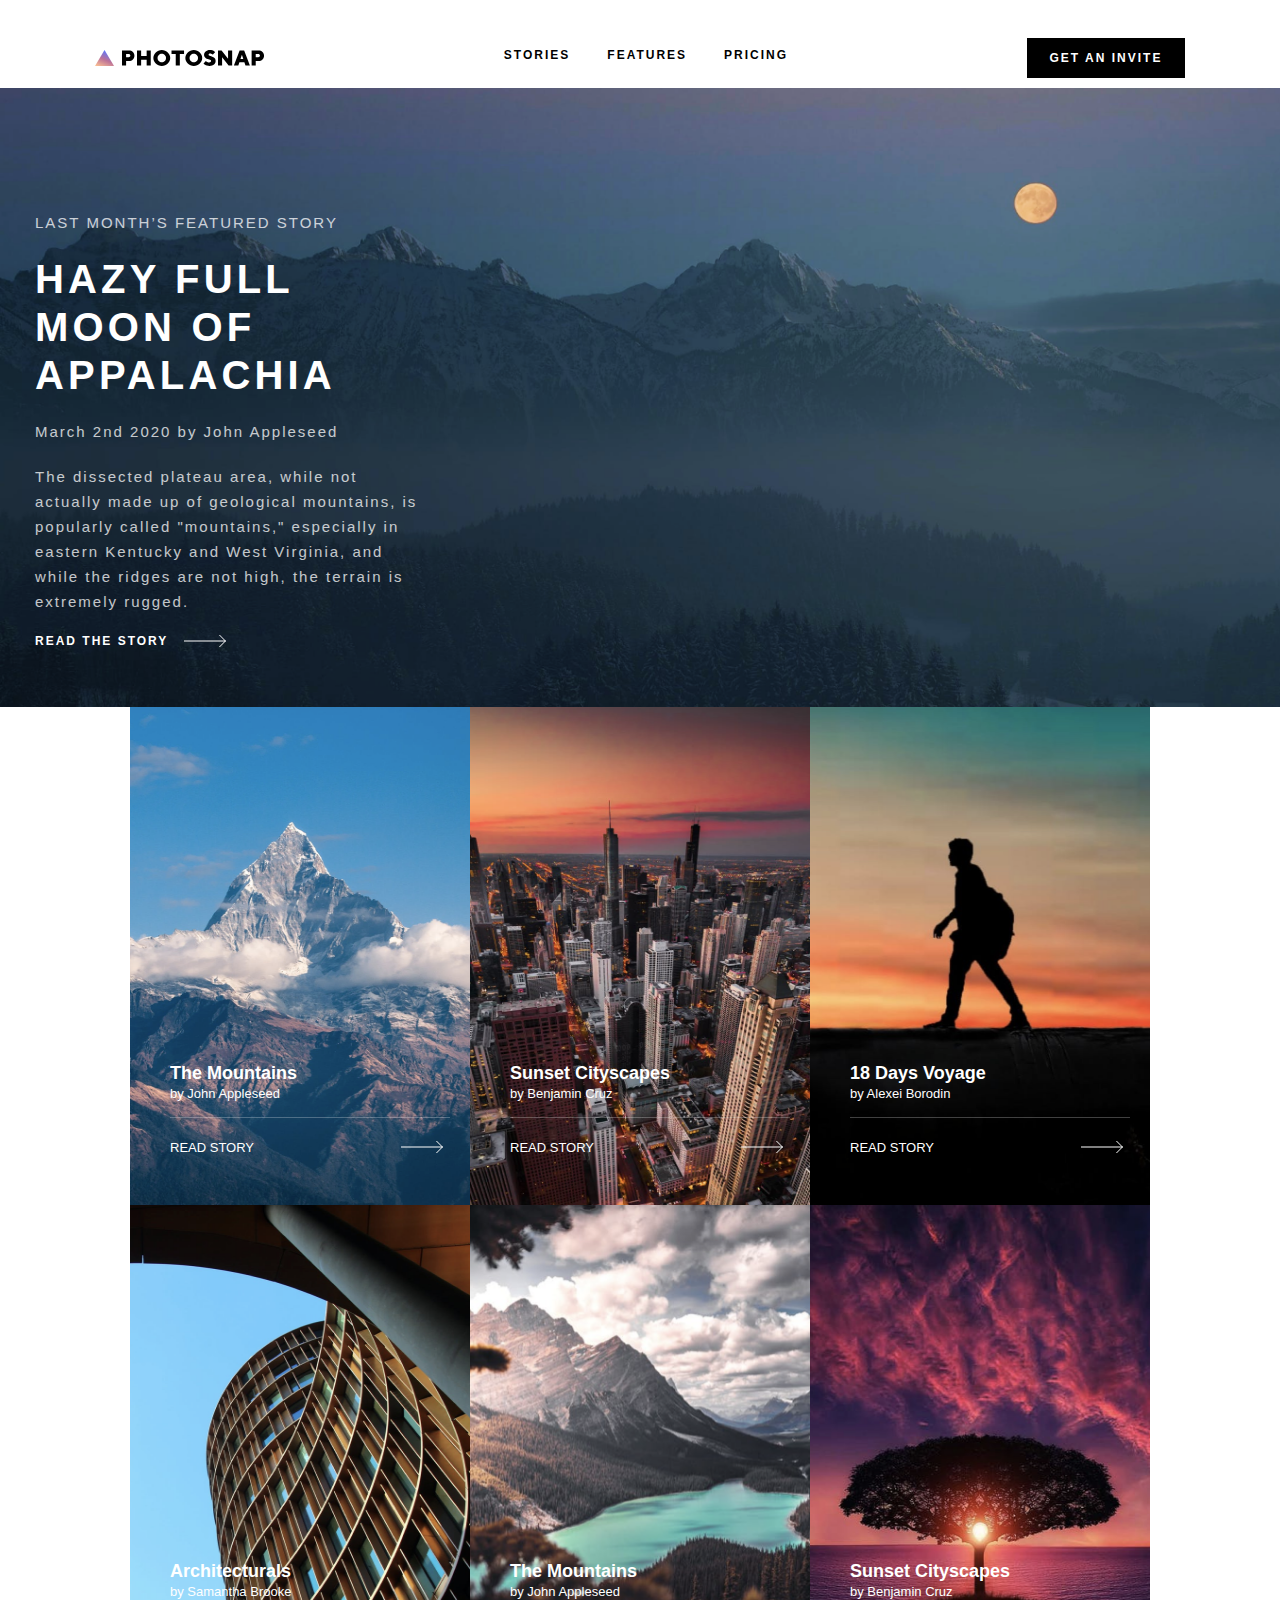
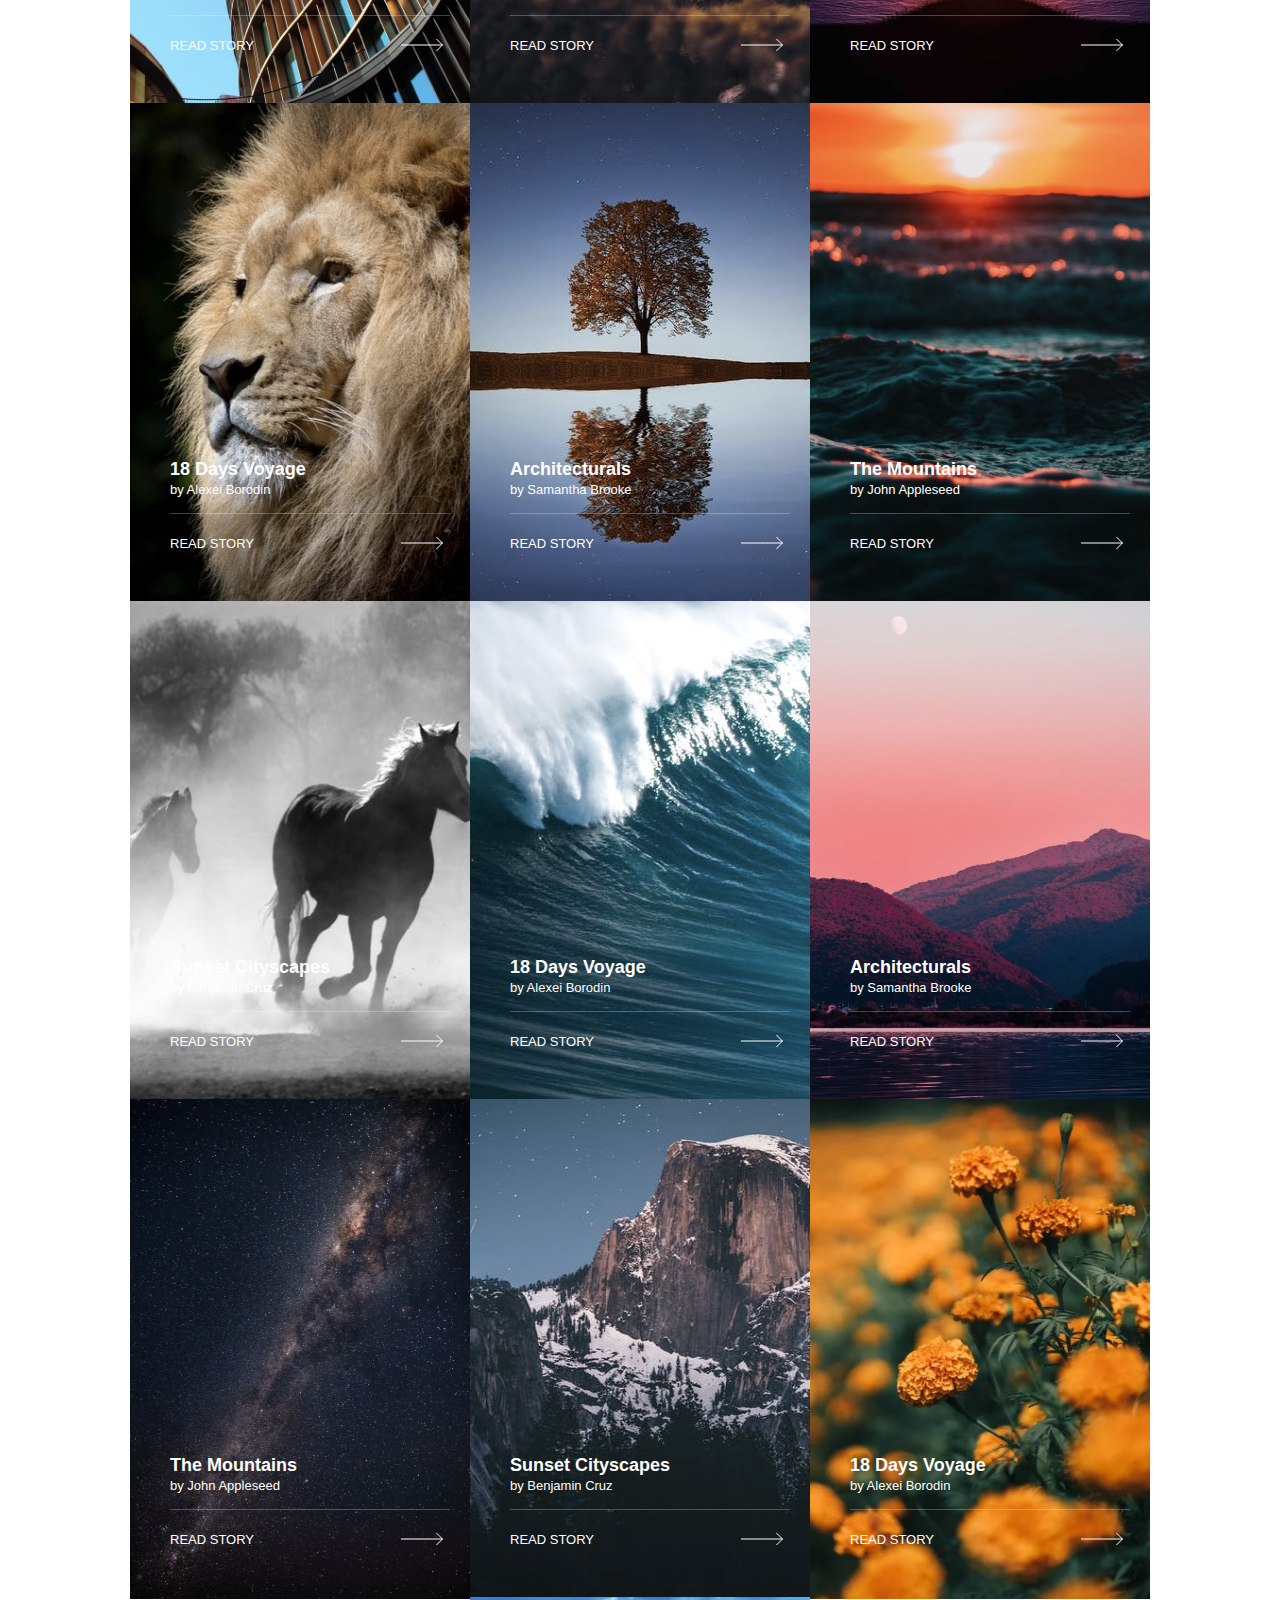
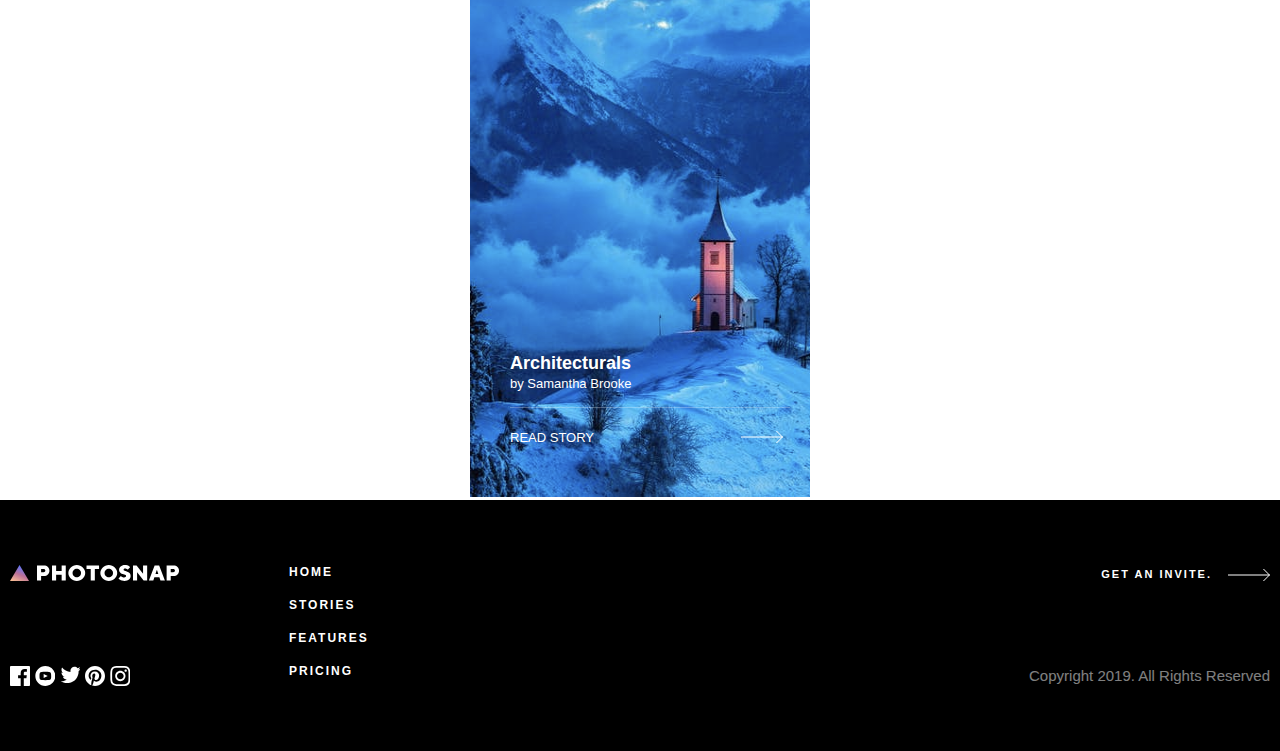
<file: story.html>
<!DOCTYPE html>
<html lang="en">
<head>
    <meta charset="UTF-8">
    <meta name="viewport" content="width=device-width, initial-scale=1.0">
    <title>photosnap-multi-page-website</title>
    <link rel="stylesheet" href="css/story.css">
</head>
<body>
    <div class="big__container">
        <nav>
            <svg xmlns="http://www.w3.org/2000/svg" width="170" height="16" viewBox="0 0 170 16" fill="none">
                <path fill-rule="evenodd" clip-rule="evenodd" d="M70.1027 15.3622C69.0721 15.7874 67.9658 16 66.7838 16C65.5874 16 64.4775 15.7874 63.4541 15.3622C62.4306 14.9369 61.5405 14.3568 60.7838 13.6216C60.027 12.8865 59.4324 12.036 59 11.0703C58.5676 10.1045 58.3514 9.08108 58.3514 8C58.3514 6.91892 58.5676 5.8955 59 4.92973C59.4324 3.96396 60.027 3.11351 60.7838 2.37838C61.5405 1.64324 62.4306 1.06306 63.4541 0.637838C64.4775 0.212613 65.5874 0 66.7838 0C67.9658 0 69.0721 0.212613 70.1027 0.637838C71.1333 1.06306 72.027 1.64324 72.7838 2.37838C73.5405 3.11351 74.1351 3.96396 74.5676 4.92973C75 5.8955 75.2162 6.91892 75.2162 8C75.2162 9.08108 75 10.1045 74.5676 11.0703C74.1351 12.036 73.5405 12.8865 72.7838 13.6216C72.027 14.3568 71.1333 14.9369 70.1027 15.3622ZM31.1081 11.027V15.5676H27V0.432432H33.8108C34.6468 0.432432 35.4108 0.565766 36.1027 0.832432C36.7946 1.0991 37.3856 1.47027 37.8757 1.94595C38.3658 2.42162 38.7477 2.98378 39.0216 3.63243C39.2955 4.28108 39.4324 4.98018 39.4324 5.72973C39.4324 6.49369 39.2955 7.1964 39.0216 7.83784C38.7477 8.47928 38.3658 9.03784 37.8757 9.51351C37.3856 9.98919 36.7946 10.3604 36.1027 10.627C35.4108 10.8937 34.6468 11.027 33.8108 11.027H31.1081ZM31.1081 7.35135H33.5946C34.0847 7.35135 34.4955 7.18919 34.827 6.86486C35.1586 6.54054 35.3243 6.16216 35.3243 5.72973C35.3243 5.2973 35.1586 4.91892 34.827 4.59459C34.4955 4.27027 34.0847 4.10811 33.5946 4.10811H31.1081V7.35135ZM46.1351 15.5676V9.72973H51.6486V15.5676H55.7568V0.432432H51.6486V6.05405H46.1351V0.432432H42.027V15.5676H46.1351ZM66.7838 12.3243C66.1928 12.3243 65.6378 12.2162 65.1189 12C64.6 11.7838 64.1532 11.4811 63.7784 11.0919C63.4036 10.7027 63.1081 10.245 62.8919 9.71892C62.6757 9.19279 62.5676 8.61982 62.5676 8C62.5676 7.38018 62.6757 6.80721 62.8919 6.28108C63.1081 5.75495 63.4036 5.2973 63.7784 4.90811C64.1532 4.51892 64.6 4.21622 65.1189 4C65.6378 3.78378 66.1928 3.67568 66.7838 3.67568C67.3748 3.67568 67.9261 3.78378 68.4378 4C68.9495 4.21622 69.3964 4.51892 69.7784 4.90811C70.1604 5.2973 70.4595 5.75495 70.6757 6.28108C70.8919 6.80721 71 7.38018 71 8C71 8.61982 70.8919 9.19279 70.6757 9.71892C70.4595 10.245 70.1604 10.7027 69.7784 11.0919C69.3964 11.4811 68.9495 11.7838 68.4378 12C67.9261 12.2162 67.3748 12.3243 66.7838 12.3243ZM84.8378 4.10811V15.5676H80.7297V4.10811H76.5135V0.432432H89.0541V4.10811H84.8378ZM98.7838 16C99.9658 16 101.072 15.7874 102.103 15.3622C103.133 14.9369 104.027 14.3568 104.784 13.6216C105.541 12.8865 106.135 12.036 106.568 11.0703C107 10.1045 107.216 9.08108 107.216 8C107.216 6.91892 107 5.8955 106.568 4.92973C106.135 3.96396 105.541 3.11351 104.784 2.37838C104.027 1.64324 103.133 1.06306 102.103 0.637838C101.072 0.212613 99.9658 0 98.7838 0C97.5874 0 96.4775 0.212613 95.4541 0.637838C94.4306 1.06306 93.5405 1.64324 92.7838 2.37838C92.027 3.11351 91.4324 3.96396 91 4.92973C90.5676 5.8955 90.3514 6.91892 90.3514 8C90.3514 9.08108 90.5676 10.1045 91 11.0703C91.4324 12.036 92.027 12.8865 92.7838 13.6216C93.5405 14.3568 94.4306 14.9369 95.4541 15.3622C96.4775 15.7874 97.5874 16 98.7838 16ZM97.1189 12C97.6378 12.2162 98.1928 12.3243 98.7838 12.3243C99.3748 12.3243 99.9261 12.2162 100.438 12C100.95 11.7838 101.396 11.4811 101.778 11.0919C102.16 10.7027 102.459 10.245 102.676 9.71892C102.892 9.19279 103 8.61982 103 8C103 7.38018 102.892 6.80721 102.676 6.28108C102.459 5.75495 102.16 5.2973 101.778 4.90811C101.396 4.51892 100.95 4.21622 100.438 4C99.9261 3.78378 99.3748 3.67568 98.7838 3.67568C98.1928 3.67568 97.6378 3.78378 97.1189 4C96.6 4.21622 96.1532 4.51892 95.7784 4.90811C95.4036 5.2973 95.1081 5.75495 94.8919 6.28108C94.6757 6.80721 94.5676 7.38018 94.5676 8C94.5676 8.61982 94.6757 9.19279 94.8919 9.71892C95.1081 10.245 95.4036 10.7027 95.7784 11.0919C96.1532 11.4811 96.6 11.7838 97.1189 12ZM114.568 16C115.519 16 116.369 15.8667 117.119 15.6C117.868 15.3333 118.503 14.973 119.022 14.5189C119.541 14.0649 119.937 13.5387 120.211 12.9405C120.485 12.3423 120.622 11.7045 120.622 11.027C120.622 10.1477 120.449 9.42703 120.103 8.86487C119.757 8.3027 119.324 7.84865 118.805 7.5027C118.286 7.15676 117.721 6.88288 117.108 6.68108C116.495 6.47928 115.93 6.29189 115.411 6.11892C114.892 5.94595 114.459 5.76216 114.114 5.56757C113.768 5.37297 113.595 5.1027 113.595 4.75676C113.595 4.42523 113.742 4.12613 114.038 3.85946C114.333 3.59279 114.726 3.45946 115.216 3.45946C115.591 3.45946 115.93 3.52072 116.232 3.64324C116.535 3.76577 116.795 3.90631 117.011 4.06486C117.27 4.23784 117.501 4.43243 117.703 4.64865L120.081 2.16216C119.735 1.75856 119.31 1.3982 118.805 1.08108C118.373 0.807207 117.825 0.558559 117.162 0.335135C116.499 0.111712 115.706 0 114.784 0C113.919 0 113.133 0.12973 112.427 0.389189C111.721 0.648649 111.119 0.994595 110.622 1.42703C110.124 1.85946 109.739 2.35676 109.465 2.91892C109.191 3.48108 109.054 4.05766 109.054 4.64865C109.054 5.52793 109.227 6.24865 109.573 6.81081C109.919 7.37297 110.351 7.82703 110.87 8.17297C111.389 8.51892 111.955 8.79279 112.568 8.99459C113.18 9.1964 113.746 9.38378 114.265 9.55676C114.784 9.72973 115.216 9.91351 115.562 10.1081C115.908 10.3027 116.081 10.573 116.081 10.9189C116.081 11.3514 115.908 11.7297 115.562 12.0541C115.216 12.3784 114.741 12.5405 114.135 12.5405C113.645 12.5405 113.202 12.4577 112.805 12.2919C112.409 12.1261 112.067 11.9423 111.778 11.7405C111.447 11.4955 111.151 11.2216 110.892 10.9189L108.514 13.4054C108.946 13.8955 109.458 14.3279 110.049 14.7027C110.553 15.0342 111.18 15.3333 111.93 15.6C112.679 15.8667 113.559 16 114.568 16ZM127.108 7.13514V15.5676H123V0.432432H126.568L133.054 8.86486V0.432432H137.162V15.5676H133.616L127.108 7.13514ZM143.324 15.5676L144.405 12.3243H149.378L150.459 15.5676H154.892L149.162 0.432432H144.622L138.892 15.5676H143.324ZM146.892 4.64865L145.486 9.08108H148.297L146.892 4.64865ZM160.73 15.5676V11.027H163.432C164.268 11.027 165.032 10.8937 165.724 10.627C166.416 10.3604 167.007 9.98919 167.497 9.51351C167.987 9.03784 168.369 8.47928 168.643 7.83784C168.917 7.1964 169.054 6.49369 169.054 5.72973C169.054 4.98018 168.917 4.28108 168.643 3.63243C168.369 2.98378 167.987 2.42162 167.497 1.94595C167.007 1.47027 166.416 1.0991 165.724 0.832432C165.032 0.565766 164.268 0.432432 163.432 0.432432H156.622V15.5676H160.73ZM160.73 7.35135H163.216C163.706 7.35135 164.117 7.18919 164.449 6.86486C164.78 6.54054 164.946 6.16216 164.946 5.72973C164.946 5.2973 164.78 4.91892 164.449 4.59459C164.117 4.27027 163.706 4.10811 163.216 4.10811H160.73V7.35135Z" fill="black"/>
                <path fill-rule="evenodd" clip-rule="evenodd" d="M0 16L9.5 0L19 16H0Z" fill="url(#paint0_linear_0_4414)"/>
                <defs>
                  <linearGradient id="paint0_linear_0_4414" x1="9.5" y1="20" x2="16.6529" y2="3.01176" gradientUnits="userSpaceOnUse">
                    <stop stop-color="#FFC593"/>
                    <stop offset="0.519452" stop-color="#BC7198"/>
                    <stop offset="1" stop-color="#5A77FF"/>
                  </linearGradient>
                </defs>
            </svg>
            <div class="a_tags">
                <a href="./story.html" target="_blank">STORIES</a>
                <a href="./features.html" target="_blank">FEATURES</a>
                <a href="./index.html">PRICING</a>
            </div>
            <div class="menu">
                <div></div>
                <div></div>
            </div>
            <a href="#">
                <button>
                    GET AN INVITE
                </button>
            </a>
        </nav>
        
    </div>
    <div class="header_container">
        <header>
            <div class="header_portfolio">
                <p>LAST MONTH’S FEATURED STORY</p>
                <h3>HAZY FULL MOON OF APPALACHIA</h3>
                <p>March 2nd 2020 by John Appleseed</p>
                <p>The dissected plateau area, while not actually made up of geological mountains, is popularly called "mountains," especially in eastern Kentucky and West Virginia, and while the ridges are not high, the terrain is extremely rugged.</p>
                <div class="min_svg">
                    <h6>READ THE STORY</h6>
                    <svg xmlns="http://www.w3.org/2000/svg" width="42" height="14" viewBox="0 0 42 14" fill="none">
                        <path d="M0 7H41.864" stroke="white"/>
                        <path d="M35.4282 1L41.4282 7L35.4282 13" stroke="white"/>
                      </svg>
                </div>
            </div>
        </header>
    </div>
    <div class="container">
        <div class="cards">
            <div class="card">
                <div class="img">
                    <img src="img/mauntain.png" alt="" class="png">
                    <h5>The Mountains</h5>       
                    <p>by John Appleseed</p>
                    <div class="line">
                    </div>                                                           
                    <div class="svg">
                        <p>READ STORY</p>
                        <svg xmlns="http://www.w3.org/2000/svg" width="42" height="14" viewBox="0 0 42 14" fill="none">
                            <path d="M0 7H41.864" stroke="white"/>
                            <path d="M35.4282 1L41.4282 7L35.4282 13" stroke="white"/>
                          </svg>
                    </div>
                </div>
            </div>
            <div class="card">
                <div class="img">
                    <img src="img/city.png" alt="" class="png">
                    <h5>Sunset Cityscapes</h5>       
                    <p>by Benjamin Cruz</p>
                    <div class="line">
                    </div>                                                           
                    <div class="svg">
                        <p>READ STORY</p>
                        <svg xmlns="http://www.w3.org/2000/svg" width="42" height="14" viewBox="0 0 42 14" fill="none">
                            <path d="M0 7H41.864" stroke="white"/>
                            <path d="M35.4282 1L41.4282 7L35.4282 13" stroke="white"/>
                          </svg>
                    </div>
                </div>
            </div>
            <div class="card">
                <div class="img">
                    <img src="img/sayohat.png" alt="" class="png">
                    <h5>18 Days Voyage</h5>       
                    <p>by Alexei Borodin</p>
                    <div class="line">
                    </div>                                                           
                    <div class="svg">
                        <p>READ STORY</p>
                        <svg xmlns="http://www.w3.org/2000/svg" width="42" height="14" viewBox="0 0 42 14" fill="none">
                            <path d="M0 7H41.864" stroke="white"/>
                            <path d="M35.4282 1L41.4282 7L35.4282 13" stroke="white"/>
                          </svg>
                    </div>
                </div>
            </div>
            <div class="card">
                <div class="img">
                    <img src="img/building.png" alt="" class="png">
                    <h5>Architecturals</h5>       
                    <p>by Samantha Brooke</p>
                    <div class="line">
                    </div>                                                           
                    <div class="svg">
                        <p>READ STORY</p>
                        <svg xmlns="http://www.w3.org/2000/svg" width="42" height="14" viewBox="0 0 42 14" fill="none">
                            <path d="M0 7H41.864" stroke="white"/>
                            <path d="M35.4282 1L41.4282 7L35.4282 13" stroke="white"/>
                          </svg>
                    </div>
                </div>
            </div>  
            <div class="card">
                <div class="img">
                    <img src="img/lake.png" alt="" class="png">
                    <h5>The Mountains</h5>       
                    <p>by John Appleseed</p>
                    <div class="line">
                    </div>                                                           
                    <div class="svg">
                        <p>READ STORY</p>
                        <svg xmlns="http://www.w3.org/2000/svg" width="42" height="14" viewBox="0 0 42 14" fill="none">
                            <path d="M0 7H41.864" stroke="white"/>
                            <path d="M35.4282 1L41.4282 7L35.4282 13" stroke="white"/>
                          </svg>
                    </div>
                </div>
            </div>
            <div class="card">
                <div class="img">
                    <img src="img/tree.png" alt="" class="png">
                    <h5>Sunset Cityscapes</h5>       
                    <p>by Benjamin Cruz</p>
                    <div class="line">
                    </div>                                                           
                    <div class="svg">
                        <p>READ STORY</p>
                        <svg xmlns="http://www.w3.org/2000/svg" width="42" height="14" viewBox="0 0 42 14" fill="none">
                            <path d="M0 7H41.864" stroke="white"/>
                            <path d="M35.4282 1L41.4282 7L35.4282 13" stroke="white"/>
                          </svg>
                    </div>
                </div>
            </div>
            <div class="card">
                <div class="img">
                    <img src="img/lion.png" alt="" class="png">
                    <h5>18 Days Voyage</h5>       
                    <p>by Alexei Borodin</p>
                    <div class="line">
                    </div>                                                           
                    <div class="svg">
                        <p>READ STORY</p>
                        <svg xmlns="http://www.w3.org/2000/svg" width="42" height="14" viewBox="0 0 42 14" fill="none">
                            <path d="M0 7H41.864" stroke="white"/>
                            <path d="M35.4282 1L41.4282 7L35.4282 13" stroke="white"/>
                          </svg>
                    </div>
                </div>
            </div>
            <div class="card">
                <div class="img">
                    <img src="img/tree-in-lake.png" alt="" class="png">
                    <h5>Architecturals</h5>       
                    <p>by Samantha Brooke</p>
                    <div class="line">
                    </div>                                                           
                    <div class="svg">
                        <p>READ STORY</p>
                        <svg xmlns="http://www.w3.org/2000/svg" width="42" height="14" viewBox="0 0 42 14" fill="none">
                            <path d="M0 7H41.864" stroke="white"/>
                            <path d="M35.4282 1L41.4282 7L35.4282 13" stroke="white"/>
                          </svg>
                    </div>
                </div>
            </div>  
            <div class="card">
                <div class="img">
                    <img src="img/ocean.png" alt="" class="png">
                    <h5>The Mountains</h5>       
                    <p>by John Appleseed</p>
                    <div class="line">
                    </div>                                                           
                    <div class="svg">
                        <p>READ STORY</p>
                        <svg xmlns="http://www.w3.org/2000/svg" width="42" height="14" viewBox="0 0 42 14" fill="none">
                            <path d="M0 7H41.864" stroke="white"/>
                            <path d="M35.4282 1L41.4282 7L35.4282 13" stroke="white"/>
                          </svg>
                    </div>
                </div>
            </div>
            <div class="card">
                <div class="img">
                    <img src="img/hourse.png" alt="" class="png">
                    <h5>Sunset Cityscapes</h5>       
                    <p>by Benjamin Cruz</p>
                    <div class="line">
                    </div>                                                           
                    <div class="svg">
                        <p>READ STORY</p>
                        <svg xmlns="http://www.w3.org/2000/svg" width="42" height="14" viewBox="0 0 42 14" fill="none">
                            <path d="M0 7H41.864" stroke="white"/>
                            <path d="M35.4282 1L41.4282 7L35.4282 13" stroke="white"/>
                          </svg>
                    </div>
                </div>
            </div>
            <div class="card">
                <div class="img">
                    <img src="img/cunami.png" alt="" class="png">
                    <h5>18 Days Voyage</h5>       
                    <p>by Alexei Borodin</p>
                    <div class="line">
                    </div>                                                           
                    <div class="svg">
                        <p>READ STORY</p>
                        <svg xmlns="http://www.w3.org/2000/svg" width="42" height="14" viewBox="0 0 42 14" fill="none">
                            <path d="M0 7H41.864" stroke="white"/>
                            <path d="M35.4282 1L41.4282 7L35.4282 13" stroke="white"/>
                          </svg>
                    </div>
                </div>
            </div>
            <div class="card">
                <div class="img">
                    <img src="img/red-mauntain.png" alt="" class="png">
                    <h5>Architecturals</h5>       
                    <p>by Samantha Brooke</p>
                    <div class="line">
                    </div>                                                           
                    <div class="svg">
                        <p>READ STORY</p>
                        <svg xmlns="http://www.w3.org/2000/svg" width="42" height="14" viewBox="0 0 42 14" fill="none">
                            <path d="M0 7H41.864" stroke="white"/>
                            <path d="M35.4282 1L41.4282 7L35.4282 13" stroke="white"/>
                          </svg>
                    </div>
                </div>
            </div>  
            <div class="card">
                <div class="img">
                    <img src="img/space.png" alt="" class="png">
                    <h5>The Mountains</h5>       
                    <p>by John Appleseed</p>
                    <div class="line">
                    </div>                                                           
                    <div class="svg">
                        <p>READ STORY</p>
                        <svg xmlns="http://www.w3.org/2000/svg" width="42" height="14" viewBox="0 0 42 14" fill="none">
                            <path d="M0 7H41.864" stroke="white"/>
                            <path d="M35.4282 1L41.4282 7L35.4282 13" stroke="white"/>
                          </svg>
                    </div>
                </div>
            </div>
            <div class="card">
                <div class="img">
                    <img src="img/snow_mauntain.png" alt="" class="png">
                    <h5>Sunset Cityscapes</h5>       
                    <p>by Benjamin Cruz</p>
                    <div class="line">
                    </div>                                                           
                    <div class="svg">
                        <p>READ STORY</p>
                        <svg xmlns="http://www.w3.org/2000/svg" width="42" height="14" viewBox="0 0 42 14" fill="none">
                            <path d="M0 7H41.864" stroke="white"/>
                            <path d="M35.4282 1L41.4282 7L35.4282 13" stroke="white"/>
                          </svg>
                    </div>
                </div>
            </div>
            <div class="card">
                <div class="img">
                    <img src="img/flowers.png" alt="" class="png">
                    <h5>18 Days Voyage</h5>       
                    <p>by Alexei Borodin</p>
                    <div class="line">
                    </div>                                                           
                    <div class="svg">
                        <p>READ STORY</p>
                        <svg xmlns="http://www.w3.org/2000/svg" width="42" height="14" viewBox="0 0 42 14" fill="none">
                            <path d="M0 7H41.864" stroke="white"/>
                            <path d="M35.4282 1L41.4282 7L35.4282 13" stroke="white"/>
                          </svg>
                    </div>
                </div>
            </div>
            <div class="card">
                <div class="img">
                    <img src="img/castle.png" alt="" class="png">
                    <h5>Architecturals</h5>       
                    <p>by Samantha Brooke</p>
                    <div class="line">
                    </div>                                                           
                    <div class="svg">
                        <p>READ STORY</p>
                        <svg xmlns="http://www.w3.org/2000/svg" width="42" height="14" viewBox="0 0 42 14" fill="none">
                            <path d="M0 7H41.864" stroke="white"/>
                            <path d="M35.4282 1L41.4282 7L35.4282 13" stroke="white"/>
                          </svg>
                    </div>
                </div>
            </div>  
        </div>
    </div>
    <div class="footer_part">
        <footer>
            <div class="hah">
                <div class="svg_icons">
                    <svg xmlns="http://www.w3.org/2000/svg" width="170" height="16" viewBox="0 0 170 16" fill="none">
                        <path fill-rule="evenodd" clip-rule="evenodd" d="M70.1027 15.3622C69.0721 15.7874 67.9658 16 66.7838 16C65.5874 16 64.4775 15.7874 63.4541 15.3622C62.4306 14.9369 61.5405 14.3568 60.7838 13.6216C60.027 12.8865 59.4324 12.036 59 11.0703C58.5676 10.1045 58.3514 9.08108 58.3514 8C58.3514 6.91892 58.5676 5.8955 59 4.92973C59.4324 3.96396 60.027 3.11351 60.7838 2.37838C61.5405 1.64324 62.4306 1.06306 63.4541 0.637838C64.4775 0.212613 65.5874 0 66.7838 0C67.9658 0 69.0721 0.212613 70.1027 0.637838C71.1333 1.06306 72.027 1.64324 72.7838 2.37838C73.5405 3.11351 74.1351 3.96396 74.5676 4.92973C75 5.8955 75.2162 6.91892 75.2162 8C75.2162 9.08108 75 10.1045 74.5676 11.0703C74.1351 12.036 73.5405 12.8865 72.7838 13.6216C72.027 14.3568 71.1333 14.9369 70.1027 15.3622ZM31.1081 11.027V15.5676H27V0.432432H33.8108C34.6468 0.432432 35.4108 0.565766 36.1027 0.832432C36.7946 1.0991 37.3856 1.47027 37.8757 1.94595C38.3658 2.42162 38.7477 2.98378 39.0216 3.63243C39.2955 4.28108 39.4324 4.98018 39.4324 5.72973C39.4324 6.49369 39.2955 7.1964 39.0216 7.83784C38.7477 8.47928 38.3658 9.03784 37.8757 9.51351C37.3856 9.98919 36.7946 10.3604 36.1027 10.627C35.4108 10.8937 34.6468 11.027 33.8108 11.027H31.1081ZM31.1081 7.35135H33.5946C34.0847 7.35135 34.4955 7.18919 34.827 6.86486C35.1586 6.54054 35.3243 6.16216 35.3243 5.72973C35.3243 5.2973 35.1586 4.91892 34.827 4.59459C34.4955 4.27027 34.0847 4.10811 33.5946 4.10811H31.1081V7.35135ZM46.1351 15.5676V9.72973H51.6486V15.5676H55.7568V0.432432H51.6486V6.05405H46.1351V0.432432H42.027V15.5676H46.1351ZM66.7838 12.3243C66.1928 12.3243 65.6378 12.2162 65.1189 12C64.6 11.7838 64.1532 11.4811 63.7784 11.0919C63.4036 10.7027 63.1081 10.245 62.8919 9.71892C62.6757 9.19279 62.5676 8.61982 62.5676 8C62.5676 7.38018 62.6757 6.80721 62.8919 6.28108C63.1081 5.75495 63.4036 5.2973 63.7784 4.90811C64.1532 4.51892 64.6 4.21622 65.1189 4C65.6378 3.78378 66.1928 3.67568 66.7838 3.67568C67.3748 3.67568 67.9261 3.78378 68.4378 4C68.9495 4.21622 69.3964 4.51892 69.7784 4.90811C70.1604 5.2973 70.4595 5.75495 70.6757 6.28108C70.8919 6.80721 71 7.38018 71 8C71 8.61982 70.8919 9.19279 70.6757 9.71892C70.4595 10.245 70.1604 10.7027 69.7784 11.0919C69.3964 11.4811 68.9495 11.7838 68.4378 12C67.9261 12.2162 67.3748 12.3243 66.7838 12.3243ZM84.8378 4.10811V15.5676H80.7297V4.10811H76.5135V0.432432H89.0541V4.10811H84.8378ZM98.7838 16C99.9658 16 101.072 15.7874 102.103 15.3622C103.133 14.9369 104.027 14.3568 104.784 13.6216C105.541 12.8865 106.135 12.036 106.568 11.0703C107 10.1045 107.216 9.08108 107.216 8C107.216 6.91892 107 5.8955 106.568 4.92973C106.135 3.96396 105.541 3.11351 104.784 2.37838C104.027 1.64324 103.133 1.06306 102.103 0.637838C101.072 0.212613 99.9658 0 98.7838 0C97.5874 0 96.4775 0.212613 95.4541 0.637838C94.4306 1.06306 93.5405 1.64324 92.7838 2.37838C92.027 3.11351 91.4324 3.96396 91 4.92973C90.5676 5.8955 90.3514 6.91892 90.3514 8C90.3514 9.08108 90.5676 10.1045 91 11.0703C91.4324 12.036 92.027 12.8865 92.7838 13.6216C93.5405 14.3568 94.4306 14.9369 95.4541 15.3622C96.4775 15.7874 97.5874 16 98.7838 16ZM97.1189 12C97.6378 12.2162 98.1928 12.3243 98.7838 12.3243C99.3748 12.3243 99.9261 12.2162 100.438 12C100.95 11.7838 101.396 11.4811 101.778 11.0919C102.16 10.7027 102.459 10.245 102.676 9.71892C102.892 9.19279 103 8.61982 103 8C103 7.38018 102.892 6.80721 102.676 6.28108C102.459 5.75495 102.16 5.2973 101.778 4.90811C101.396 4.51892 100.95 4.21622 100.438 4C99.9261 3.78378 99.3748 3.67568 98.7838 3.67568C98.1928 3.67568 97.6378 3.78378 97.1189 4C96.6 4.21622 96.1532 4.51892 95.7784 4.90811C95.4036 5.2973 95.1081 5.75495 94.8919 6.28108C94.6757 6.80721 94.5676 7.38018 94.5676 8C94.5676 8.61982 94.6757 9.19279 94.8919 9.71892C95.1081 10.245 95.4036 10.7027 95.7784 11.0919C96.1532 11.4811 96.6 11.7838 97.1189 12ZM114.568 16C115.519 16 116.369 15.8667 117.119 15.6C117.868 15.3333 118.503 14.973 119.022 14.5189C119.541 14.0649 119.937 13.5387 120.211 12.9405C120.485 12.3423 120.622 11.7045 120.622 11.027C120.622 10.1477 120.449 9.42703 120.103 8.86487C119.757 8.3027 119.324 7.84865 118.805 7.5027C118.286 7.15676 117.721 6.88288 117.108 6.68108C116.495 6.47928 115.93 6.29189 115.411 6.11892C114.892 5.94595 114.459 5.76216 114.114 5.56757C113.768 5.37297 113.595 5.1027 113.595 4.75676C113.595 4.42523 113.742 4.12613 114.038 3.85946C114.333 3.59279 114.726 3.45946 115.216 3.45946C115.591 3.45946 115.93 3.52072 116.232 3.64324C116.535 3.76577 116.795 3.90631 117.011 4.06486C117.27 4.23784 117.501 4.43243 117.703 4.64865L120.081 2.16216C119.735 1.75856 119.31 1.3982 118.805 1.08108C118.373 0.807207 117.825 0.558559 117.162 0.335135C116.499 0.111712 115.706 0 114.784 0C113.919 0 113.133 0.12973 112.427 0.389189C111.721 0.648649 111.119 0.994595 110.622 1.42703C110.124 1.85946 109.739 2.35676 109.465 2.91892C109.191 3.48108 109.054 4.05766 109.054 4.64865C109.054 5.52793 109.227 6.24865 109.573 6.81081C109.919 7.37297 110.351 7.82703 110.87 8.17297C111.389 8.51892 111.955 8.79279 112.568 8.99459C113.18 9.1964 113.746 9.38378 114.265 9.55676C114.784 9.72973 115.216 9.91351 115.562 10.1081C115.908 10.3027 116.081 10.573 116.081 10.9189C116.081 11.3514 115.908 11.7297 115.562 12.0541C115.216 12.3784 114.741 12.5405 114.135 12.5405C113.645 12.5405 113.202 12.4577 112.805 12.2919C112.409 12.1261 112.067 11.9423 111.778 11.7405C111.447 11.4955 111.151 11.2216 110.892 10.9189L108.514 13.4054C108.946 13.8955 109.458 14.3279 110.049 14.7027C110.553 15.0342 111.18 15.3333 111.93 15.6C112.679 15.8667 113.559 16 114.568 16ZM127.108 7.13514V15.5676H123V0.432432H126.568L133.054 8.86486V0.432432H137.162V15.5676H133.616L127.108 7.13514ZM143.324 15.5676L144.405 12.3243H149.378L150.459 15.5676H154.892L149.162 0.432432H144.622L138.892 15.5676H143.324ZM146.892 4.64865L145.486 9.08108H148.297L146.892 4.64865ZM160.73 15.5676V11.027H163.432C164.268 11.027 165.032 10.8937 165.724 10.627C166.416 10.3604 167.007 9.98919 167.497 9.51351C167.987 9.03784 168.369 8.47928 168.643 7.83784C168.917 7.1964 169.054 6.49369 169.054 5.72973C169.054 4.98018 168.917 4.28108 168.643 3.63243C168.369 2.98378 167.987 2.42162 167.497 1.94595C167.007 1.47027 166.416 1.0991 165.724 0.832432C165.032 0.565766 164.268 0.432432 163.432 0.432432H156.622V15.5676H160.73ZM160.73 7.35135H163.216C163.706 7.35135 164.117 7.18919 164.449 6.86486C164.78 6.54054 164.946 6.16216 164.946 5.72973C164.946 5.2973 164.78 4.91892 164.449 4.59459C164.117 4.27027 163.706 4.10811 163.216 4.10811H160.73V7.35135Z" fill="white"/>
                        <path fill-rule="evenodd" clip-rule="evenodd" d="M0 16L9.5 0L19 16H0Z" fill="url(#paint0_linear_0_4306)"/>
                        <defs>
                          <linearGradient id="paint0_linear_0_4306" x1="9.5" y1="20" x2="16.6529" y2="3.01176" gradientUnits="userSpaceOnUse">
                            <stop stop-color="#FFC593"/>
                            <stop offset="0.519452" stop-color="#BC7198"/>
                            <stop offset="1" stop-color="#5A77FF"/>
                          </linearGradient>
                        </defs>
                    </svg>
                    <div class="icons">
                        <div class="facebook"></div>
                        <div class="you-tube"></div>
                        <div class="twitter"></div>
                        <div class="path"></div>
                        <div class="Instagram"></div>
                    </div>
                </div>
                <div class="a_tags">
                    <a href="#">Home</a>
                    <a href="#">STORIES</a>
                    <a href="#">FEATURES</a>
                    <a href="#">PRICING</a>
                </div>
            </div>
            <div class="strelka">
                <div class="min_svg">
                   <p >GET AN INVITE.</p>
                   <svg xmlns="http://www.w3.org/2000/svg" width="42" height="14" viewBox="0 0 42 14" fill="none">
                        <path d="M0 7H41.864" stroke="white"/>
                        <path d="M35.4282 1L41.4282 7L35.4282 13" stroke="white"/>
                    </svg>
                </div>
                <p class="p">Copyright 2019. All Rights Reserved</p>
            </div>
        </footer>
    </div>
</body>
</html>
</file>
<file: css/style.css>
@import url("https://fonts.googleapis.com/css2?family=DM+Sans:opsz,wght@9..40,100;9..40,200;9..40,300;9..40,400;9..40,500;9..40,600;9..40,700;9..40,800;9..40,900;9..40,1000&display=swap");
* {
  margin: 0;
  padding: 0;
  box-sizing: border-box;
}
* body {
  font-family: "DM Sans", sans-serif;
}
* body .big__container {
  width: 100%;
  max-width: 1440px;
  margin: 0 auto;
}
* body .big__container nav {
  padding-top: 28px;
  padding-left: 10px;
  padding-right: 10px;
  width: 100%;
  max-width: 1110px;
  display: flex;
  justify-content: space-between;
  align-items: center;
  margin: 0 auto;
}
* body .big__container nav .a_tags {
  margin-top: 20px;
  display: flex;
  align-items: center;
  -moz-column-gap: 37px;
       column-gap: 37px;
}
* body .big__container nav .a_tags a {
  text-decoration: none;
  color: #000;
  font-size: 12px;
  font-weight: 700;
  letter-spacing: 2px;
}
* body .big__container nav .a_tags a:hover {
  opacity: 0.3;
}
* body .big__container nav .menu {
  display: none;
  flex-direction: column;
  row-gap: 5px;
}
* body .big__container nav .menu div {
  width: 20px;
  height: 2px;
  background: #000;
}
* body .big__container nav a {
  align-items: center;
  text-decoration: none;
  width: 100%;
  max-width: 158px;
  height: 40px;
}
* body .big__container nav a button {
  border: none;
  color: #FFF;
  font-size: 12px;
  font-weight: 700;
  letter-spacing: 2px;
  background: #000;
  width: 100%;
  max-width: 158px;
  height: 40px;
}
* body .big__container nav a button:hover {
  background: #DFDFDF;
  color: #000;
  font-size: 12px;
  font-weight: 700;
  letter-spacing: 2px;
}
* body .big__container header {
  display: flex;
  width: 100%;
  max-width: 1440px;
}
* body .big__container header .left_header {
  padding: 143px 112px;
  width: 100%;
  max-width: 610px;
  background: #000;
  display: flex;
  flex-direction: column;
  align-items: flex-start;
}
* body .big__container header .left_header h2 {
  max-width: 387px;
  color: #FFF;
  font-size: 40px;
  font-weight: 700;
  line-height: 48px;
  letter-spacing: 4.167px;
  text-transform: uppercase;
}
* body .big__container header .left_header p {
  margin-top: 21px;
  max-width: 387px;
  color: #FFF;
  font-size: 15px;
  font-weight: 400;
  line-height: 25px;
}
* body .big__container header .left_header a {
  text-decoration: none;
  margin-top: 48px;
  display: flex;
  align-items: center;
  -moz-column-gap: 18px;
       column-gap: 18px;
}
* body .big__container header .left_header a p {
  margin-top: 0px;
  color: #FFF;
  font-size: 12px;
  font-weight: 700;
  letter-spacing: 2px;
}
* body .big__container header .left_header a p:hover {
  border-bottom: 2px solid white;
}
* body .big__container header .right_header img {
  width: 100%;
  height: 100%;
  max-width: 830px;
  max-height: 660px;
}
* body .big__container main {
  width: 100%;
}
* body .big__container main .similar_header {
  display: flex;
}
* body .big__container main .similar_header .left_similar_header img {
  width: 100%;
  height: 100%;
  max-width: 830px;
  max-height: 600px;
}
* body .big__container main .similar_header .right_similar_header {
  padding: 143px 112px;
  width: 100%;
  max-width: 610px;
  display: flex;
  flex-direction: column;
  align-items: flex-start;
}
* body .big__container main .similar_header .right_similar_header h2 {
  max-width: 387px;
  color: #000;
  font-size: 40px;
  font-weight: 700;
  line-height: 48px;
  letter-spacing: 4.167px;
  text-transform: uppercase;
}
* body .big__container main .similar_header .right_similar_header p {
  margin-top: 21px;
  max-width: 387px;
  color: #000;
  font-size: 15px;
  font-weight: 400;
  line-height: 25px;
}
* body .big__container main .similar_header .right_similar_header a {
  text-decoration: none;
  margin-top: 48px;
  display: flex;
  align-items: center;
  -moz-column-gap: 18px;
       column-gap: 18px;
}
* body .big__container main .similar_header .right_similar_header a p {
  margin-top: 0px;
  color: #000;
  font-size: 12px;
  font-weight: 700;
  letter-spacing: 2px;
}
* body .big__container main .similar_header .right_similar_header a p:hover {
  border-bottom: 2px solid #000;
}
* body .big__container main .similar_header_too {
  margin-top: -25px;
  display: flex;
}
* body .big__container main .similar_header_too .left_similar_header img {
  width: 100%;
  height: 100%;
  max-width: 830px;
  max-height: 600px;
}
* body .big__container main .similar_header_too .right_similar_header {
  padding: 143px 112px;
  width: 100%;
  max-width: 610px;
  display: flex;
  flex-direction: column;
  align-items: flex-start;
}
* body .big__container main .similar_header_too .right_similar_header h2 {
  max-width: 387px;
  color: #000;
  font-size: 40px;
  font-weight: 700;
  line-height: 48px;
  letter-spacing: 4.167px;
  text-transform: uppercase;
}
* body .big__container main .similar_header_too .right_similar_header p {
  margin-top: 21px;
  max-width: 387px;
  color: #000;
  font-size: 15px;
  font-weight: 400;
  line-height: 25px;
}
* body .big__container main .similar_header_too .right_similar_header a {
  text-decoration: none;
  margin-top: 48px;
  display: flex;
  align-items: center;
  -moz-column-gap: 18px;
       column-gap: 18px;
}
* body .big__container main .similar_header_too .right_similar_header a p {
  margin-top: 0px;
  color: #000;
  font-size: 12px;
  font-weight: 700;
  letter-spacing: 2px;
}
* body .big__container main .similar_header_too .right_similar_header a p:hover {
  border-bottom: 2px solid #000;
}
* body .container {
  width: 100%;
  max-width: 1440px;
  margin: 0 auto;
}
* body .container .cards {
  display: flex;
  flex-wrap: wrap;
  justify-content: center;
  row-gap: 50px;
}
* body .container .cards .card {
  transition: 300ms;
}
* body .container .cards .card:hover {
  transform: translateY(-40px);
}
* body .container .cards .card .img img {
  width: 100%;
  max-width: 360px;
  height: 500px;
}
* body .container .cards .card .img h5 {
  margin-top: -150px;
  margin-left: 40px;
  color: #FFF;
  font-size: 18px;
  font-weight: 700;
  line-height: 25px;
  transition: 300ms;
}
* body .container .cards .card .img p {
  margin-left: 40px;
  color: #FFF;
  font-size: 13px;
  font-weight: 400;
}
* body .container .cards .card .img .line {
  margin-top: 16px;
  margin-left: 40px;
  width: 280px;
  height: 1px;
  opacity: 0.25;
  background: #FFF;
}
* body .container .cards .card .img .svg {
  margin-top: 22px;
  display: flex;
  -moz-column-gap: 147px;
       column-gap: 147px;
}
* body .alone_container {
  width: 100%;
  max-width: 1110px;
  margin: 120px auto;
  display: flex;
  justify-content: space-between;
  align-items: flex-end;
  -moz-column-gap: 5px;
       column-gap: 5px;
  flex-wrap: wrap;
  row-gap: 30px;
}
* body .alone_container .all_part_in_alone_card {
  display: flex;
  flex-direction: column;
  align-items: center;
  margin: 0 auto;
}
* body .alone_container .all_part_in_alone_card h6 {
  margin-top: 46px;
  color: #000;
  text-align: center;
  font-size: 18px;
  font-weight: 700;
  line-height: 25px; /* 138.889% */
}
* body .alone_container .all_part_in_alone_card p {
  opacity: 0.6;
  margin-top: 16px;
  max-width: 350px;
  color: #000;
  text-align: center;
  font-size: 15px;
  font-weight: 400;
  line-height: 25px; /* 166.667% */
}
* body .alone_container .all_part_in_alone_card_add {
  display: flex;
  flex-direction: column;
  align-items: center;
  margin-top: 150px;
  margin: 150px auto 0 auto;
}
* body .alone_container .all_part_in_alone_card_add svg {
  margin-top: -230px;
}
* body .alone_container .all_part_in_alone_card_add h6 {
  margin-top: 40px;
  color: #000;
  text-align: center;
  font-size: 18px;
  font-weight: 700;
  line-height: 25px; /* 138.889% */
}
* body .alone_container .all_part_in_alone_card_add p {
  opacity: 0.6;
  margin-top: 16px;
  max-width: 350px;
  color: #000;
  text-align: center;
  font-size: 15px;
  font-weight: 400;
  line-height: 25px; /* 166.667% */
}
* body .footer_part {
  padding: 65px 0;
  width: 100%;
  background: #000;
}
* body .footer_part footer {
  margin: 0 auto;
  width: 100%;
  max-width: 1440px;
  display: flex;
  align-items: center;
  justify-content: space-between;
  flex-wrap: wrap;
  row-gap: 50px;
  padding-left: 10px;
  padding-right: 10px;
}
* body .footer_part footer .hah {
  display: flex;
  -moz-column-gap: 109px;
       column-gap: 109px;
}
* body .footer_part footer .hah .svg_icons {
  display: flex;
  flex-direction: column;
  row-gap: 85px;
}
* body .footer_part footer .hah .svg_icons .icons {
  display: flex;
  -moz-column-gap: 5px;
       column-gap: 5px;
}
* body .footer_part footer .hah .svg_icons .icons .facebook {
  background-image: url(../img/facebook.svg);
  width: 20px;
  height: 20px;
  transition: 300ms;
}
* body .footer_part footer .hah .svg_icons .icons .facebook:hover {
  background-image: url(../img/face-hover.svg);
}
* body .footer_part footer .hah .svg_icons .icons .you-tube {
  background-image: url(../img/you-tube.svg);
  width: 20px;
  height: 20px;
}
* body .footer_part footer .hah .svg_icons .icons .you-tube:hover {
  background-image: url(../img/you-hover.svg);
}
* body .footer_part footer .hah .svg_icons .icons .twitter {
  background-image: url(../img/twitter.svg);
  width: 20px;
  height: 17px;
}
* body .footer_part footer .hah .svg_icons .icons .twitter:hover {
  background-image: url(../img/twiter_hover.svg);
}
* body .footer_part footer .hah .svg_icons .icons .path {
  background-image: url(../img/path.svg);
  width: 20px;
  height: 20px;
}
* body .footer_part footer .hah .svg_icons .icons .path:hover {
  background-image: url(../img/Path_hover.svg);
}
* body .footer_part footer .hah .svg_icons .icons .Instagram {
  background-image: url(../img/instagram.svg);
  width: 20px;
  height: 20px;
}
* body .footer_part footer .hah .svg_icons .icons .Instagram:hover {
  background-image: url(../img/insta_hover.svg);
}
* body .footer_part footer .hah .a_tags {
  display: flex;
  flex-direction: column;
  row-gap: 19px;
}
* body .footer_part footer .hah .a_tags a {
  text-decoration: none;
  color: #FFF;
  font-size: 12px;
  font-weight: 700;
  letter-spacing: 2px;
  text-transform: uppercase;
}
* body .footer_part footer .hah .a_tags a:hover {
  opacity: 0.3;
}
* body .footer_part footer .strelka {
  display: flex;
  flex-direction: column;
  row-gap: 85px;
  align-items: flex-end;
}
* body .footer_part footer .strelka .min_svg {
  display: flex;
  -moz-column-gap: 16px;
       column-gap: 16px;
}
* body .footer_part footer .strelka .min_svg p {
  color: #FFF;
  text-align: right;
  font-size: 11px;
  font-weight: 700;
  letter-spacing: 2px;
}
* body .footer_part footer .strelka .min_svg p:hover {
  border-bottom: 1px solid white;
}
* body .footer_part footer .strelka .p {
  color: #FFF;
  text-align: right;
  font-size: 15px;
  font-weight: 400;
  opacity: 0.5025;
}

@media (max-width: 1330px) {
  * body .big__container main .train {
    display: flex;
    flex-direction: column;
    align-items: center;
  }
  * body .big__container main .train .city {
    width: 360px;
  }
  * body .big__container main .train .two .sayohat {
    width: 360px;
  }
  * body .big__container main .train .two .building {
    width: 360px;
  }
}
@media (max-width: 1050px) {
  * body .alone_container .all_part_in_alone_card_add svg {
    margin-top: -100px;
  }
}
@media (max-width: 950px) {
  * body .big__container header .left_header h2 {
    max-width: 387px;
    color: #FFF;
    font-size: 30px;
    font-weight: 700;
    line-height: 38px;
    letter-spacing: 1.167px;
    text-transform: uppercase;
  }
  * body .big__container header .left_header p {
    margin-top: 5px;
    font-size: 10px;
    letter-spacing: 1;
  }
  * body .big__container header .left_header a {
    margin-top: 20px;
  }
  * body .big__container main .similar-header .right_similar_header {
    padding: 60px 30px;
  }
  * body .big__container main .similar_header_too .right_similar_header {
    padding: 50px 30px;
  }
  * body .big__container main .cards {
    flex-wrap: wrap;
  }
  * body .alone_container .all_part_in_alone_card_add svg {
    margin-top: -100px;
  }
}
@media (max-width: 800px) {
  * body .big__container main .similar-header .right_similar_header h2 {
    font-size: 25px;
    letter-spacing: 0.5px;
    line-height: 30px;
  }
  * body .big__container main .similar-header .right_similar_header p {
    font-size: 10px;
    line-height: 15px;
  }
  * body .footer_part footer {
    justify-content: center;
    -moz-column-gap: 30px;
         column-gap: 30px;
  }
}
@media (max-width: 750px) {
  * body .big__container nav {
    padding: 28px 20px;
  }
  * body .big__container nav .menu {
    display: flex;
  }
  * body .big__container nav a {
    display: none;
  }
  * body .big__container header {
    display: flex;
    flex-direction: column-reverse;
    align-items: center;
  }
  * body .big__container header .left_header {
    margin-top: -5px;
    padding: 100px 40px;
  }
  * body .big__container header .left_header h2 {
    font-size: 25px;
    letter-spacing: 0.5px;
    line-height: 30px;
  }
  * body .big__container main .similar_header {
    display: flex;
    flex-direction: column;
    align-items: center;
  }
  * body .big__container main .similar_header .right_similar_header {
    margin-top: -5px;
    padding: 100px 40px;
  }
  * body .big__container main .similar_header .right_similar_header h2 {
    font-size: 25px;
    letter-spacing: 0.5px;
    line-height: 30px;
  }
  * body .big__container main .similar_header .right_similar_header p {
    font-size: 10px;
    line-height: 15px;
  }
  * body .big__container main .similar_header_too {
    display: flex;
    flex-direction: column-reverse;
  }
  * body .big__container main .similar_header_too .right_similar_header {
    margin-top: -5px;
    padding: 100px 40px;
  }
  * body .big__container main .similar_header_too .right_similar_header h2 {
    font-size: 25px;
    letter-spacing: 0.5px;
    line-height: 30px;
  }
  * body .big__container main .similar_header_too .right_similar_header p {
    font-size: 10px;
    line-height: 15px;
  }
  * body .big__container main .cards {
    display: flex;
    flex-direction: column;
    align-items: center;
  }
  * body .big__container main .cards .one {
    display: flex;
    flex-direction: column;
  }
  * body .big__container main .cards .one .city {
    width: 360px;
  }
  * body .big__container main .cards .two {
    display: flex;
    flex-direction: column;
  }
  * body .big__container main .cards .two .sayohat {
    width: 360px;
  }
  * body .big__container main .cards .two .building {
    width: 360px;
  }
}
@media (max-width: 400px) {
  * body .footer_part footer .hah {
    display: flex;
    flex-direction: column;
    align-items: center;
    row-gap: 50px;
  }
  * body .footer_part footer .hah .svg_icons {
    align-items: center;
  }
  * body .footer_part footer .strelka {
    align-items: center;
  }
}/*# sourceMappingURL=style.css.map */
</file>
<file: css/features.css>
* {
  margin: 0;
  padding: 0;
  box-sizing: border-box;
}
* body {
  font-family: "DM Sans", sans-serif;
}
* body .big__container {
  width: 100%;
  max-width: 1440px;
  margin: 0 auto;
}
* body .big__container nav {
  padding-top: 28px;
  padding-left: 10px;
  padding-right: 10px;
  width: 100%;
  max-width: 1110px;
  display: flex;
  justify-content: space-between;
  align-items: center;
  margin: 0 auto;
}
* body .big__container nav .a_tags {
  margin-top: 20px;
  display: flex;
  align-items: center;
  -moz-column-gap: 37px;
       column-gap: 37px;
}
* body .big__container nav .a_tags a {
  text-decoration: none;
  color: #000;
  font-size: 12px;
  font-weight: 700;
  letter-spacing: 2px;
}
* body .big__container nav .a_tags a:hover {
  opacity: 0.3;
}
* body .big__container nav .menu {
  display: none;
  flex-direction: column;
  row-gap: 5px;
}
* body .big__container nav .menu div {
  width: 20px;
  height: 2px;
  background: #000;
}
* body .big__container nav a {
  align-items: center;
  text-decoration: none;
  width: 100%;
  max-width: 158px;
  height: 40px;
}
* body .big__container nav a button {
  border: none;
  color: #FFF;
  font-size: 12px;
  font-weight: 700;
  letter-spacing: 2px;
  background: #000;
  width: 100%;
  max-width: 158px;
  height: 40px;
}
* body .big__container nav a button:hover {
  background: #DFDFDF;
  color: #000;
  font-size: 12px;
  font-weight: 700;
  letter-spacing: 2px;
}
* body .big__container header {
  display: flex;
  width: 100%;
  align-items: center;
  max-width: 1440px;
}
* body .big__container header .left_header {
  padding: 173px 130px;
  width: 100%;
  max-width: 610px;
  background: #000;
  display: flex;
  flex-direction: column;
  align-items: flex-start;
}
* body .big__container header .left_header h2 {
  max-width: 387px;
  color: #FFF;
  font-size: 40px;
  font-weight: 700;
  line-height: 48px;
  letter-spacing: 4.167px;
  text-transform: uppercase;
}
* body .big__container header .left_header p {
  margin-top: 21px;
  max-width: 387px;
  color: #FFF;
  font-size: 15px;
  font-weight: 400;
  line-height: 25px;
}
* body .big__container header .right_header img {
  width: 100%;
  max-width: 830px;
  height: 485px;
}
* body .alone_container {
  width: 100%;
  max-width: 1110px;
  margin: 120px auto;
  display: flex;
  justify-content: space-between;
  align-items: flex-end;
  -moz-column-gap: 5px;
       column-gap: 5px;
  flex-wrap: wrap;
  row-gap: 30px;
}
* body .alone_container .all_part_in_alone_card {
  display: flex;
  flex-direction: column;
  align-items: center;
  margin: 0 auto;
}
* body .alone_container .all_part_in_alone_card h6 {
  margin-top: 46px;
  color: #000;
  text-align: center;
  font-size: 18px;
  font-weight: 700;
  line-height: 25px; /* 138.889% */
}
* body .alone_container .all_part_in_alone_card p {
  opacity: 0.6;
  margin-top: 16px;
  max-width: 350px;
  color: #000;
  text-align: center;
  font-size: 15px;
  font-weight: 400;
  line-height: 25px; /* 166.667% */
}
* body .alone_container .all_part_in_alone_card_add {
  display: flex;
  flex-direction: column;
  align-items: center;
  margin-top: 150px;
  margin: 150px auto 0 auto;
}
* body .alone_container .all_part_in_alone_card_add svg {
  margin-top: -230px;
}
* body .alone_container .all_part_in_alone_card_add h6 {
  margin-top: 40px;
  color: #000;
  text-align: center;
  font-size: 18px;
  font-weight: 700;
  line-height: 25px; /* 138.889% */
}
* body .alone_container .all_part_in_alone_card_add p {
  opacity: 0.6;
  margin-top: 16px;
  max-width: 350px;
  color: #000;
  text-align: center;
  font-size: 15px;
  font-weight: 400;
  line-height: 25px; /* 166.667% */
}
* body .display_container {
  padding: 70px 0;
  width: 100%;
  background-image: url(../img/display.jpg);
  background-size: cover;
}
* body .display_container .display {
  max-width: 1440px;
  padding-left: 10px;
  padding-right: 10px;
  margin: 0 auto;
  display: flex;
  justify-content: space-between;
  align-items: center;
}
* body .display_container .display h4 {
  max-width: 400px;
  color: #FFF;
  font-size: 40px;
  font-weight: 700;
  line-height: 48px;
  letter-spacing: 4.167px;
  text-transform: uppercase;
}
* body .display_container .display .svg {
  margin-top: 48px;
  display: flex;
  align-items: center;
  -moz-column-gap: 18px;
       column-gap: 18px;
}
* body .display_container .display .svg p {
  margin-top: 0px;
  color: #FFF;
  font-size: 12px;
  font-weight: 700;
  letter-spacing: 2px;
}
* body .display_container .display .svg p:hover {
  border-bottom: 2px solid white;
}
* body .footer_part {
  padding: 65px 0;
  width: 100%;
  background: #000;
}
* body .footer_part footer {
  margin: 0 auto;
  width: 100%;
  max-width: 1440px;
  display: flex;
  align-items: center;
  justify-content: space-between;
  flex-wrap: wrap;
  row-gap: 50px;
  padding-left: 10px;
  padding-right: 10px;
}
* body .footer_part footer .hah {
  display: flex;
  -moz-column-gap: 109px;
       column-gap: 109px;
}
* body .footer_part footer .hah .svg_icons {
  display: flex;
  flex-direction: column;
  row-gap: 85px;
}
* body .footer_part footer .hah .svg_icons .icons {
  display: flex;
  -moz-column-gap: 5px;
       column-gap: 5px;
}
* body .footer_part footer .hah .svg_icons .icons .facebook {
  background-image: url(../img/facebook.svg);
  width: 20px;
  height: 20px;
  transition: 300ms;
}
* body .footer_part footer .hah .svg_icons .icons .facebook:hover {
  background-image: url(../img/face-hover.svg);
}
* body .footer_part footer .hah .svg_icons .icons .you-tube {
  background-image: url(../img/you-tube.svg);
  width: 20px;
  height: 20px;
}
* body .footer_part footer .hah .svg_icons .icons .you-tube:hover {
  background-image: url(../img/you-hover.svg);
}
* body .footer_part footer .hah .svg_icons .icons .twitter {
  background-image: url(../img/twitter.svg);
  width: 20px;
  height: 17px;
}
* body .footer_part footer .hah .svg_icons .icons .twitter:hover {
  background-image: url(../img/twiter_hover.svg);
}
* body .footer_part footer .hah .svg_icons .icons .path {
  background-image: url(../img/path.svg);
  width: 20px;
  height: 20px;
}
* body .footer_part footer .hah .svg_icons .icons .path:hover {
  background-image: url(../img/Path_hover.svg);
}
* body .footer_part footer .hah .svg_icons .icons .Instagram {
  background-image: url(../img/instagram.svg);
  width: 20px;
  height: 20px;
}
* body .footer_part footer .hah .svg_icons .icons .Instagram:hover {
  background-image: url(../img/insta_hover.svg);
}
* body .footer_part footer .hah .a_tags {
  display: flex;
  flex-direction: column;
  row-gap: 19px;
}
* body .footer_part footer .hah .a_tags a {
  text-decoration: none;
  color: #FFF;
  font-size: 12px;
  font-weight: 700;
  letter-spacing: 2px;
  text-transform: uppercase;
}
* body .footer_part footer .hah .a_tags a:hover {
  opacity: 0.3;
}
* body .footer_part footer .strelka {
  display: flex;
  flex-direction: column;
  row-gap: 85px;
  align-items: flex-end;
}
* body .footer_part footer .strelka .min_svg {
  display: flex;
  -moz-column-gap: 16px;
       column-gap: 16px;
}
* body .footer_part footer .strelka .min_svg p {
  color: #FFF;
  text-align: right;
  font-size: 11px;
  font-weight: 700;
  letter-spacing: 2px;
}
* body .footer_part footer .strelka .min_svg p:hover {
  border-bottom: 1px solid white;
}
* body .footer_part footer .strelka .p {
  color: #FFF;
  text-align: right;
  font-size: 15px;
  font-weight: 400;
  opacity: 0.5025;
}

@media (max-width: 1050px) {
  * body .alone_container .all_part_in_alone_card_add svg {
    margin-top: -100px;
  }
}
@media (max-width: 980px) {
  * body .big__container header .left_header h2 {
    max-width: 387px;
    color: #FFF;
    font-size: 35px;
    font-weight: 700;
    line-height: 40px;
    letter-spacing: 1.167px;
    text-transform: uppercase;
  }
  * body .big__container header .left_header p {
    margin-top: 5px;
    font-size: 10px;
    letter-spacing: 1;
  }
  * body .big__container header .left_header a {
    margin-top: 20px;
  }
  * body .big__container header .right_header img {
    width: 100%;
    max-width: 830px;
    height: 455px;
  }
  * body .alone_container .all_part_in_alone_card_add svg {
    margin-top: -100px;
  }
}
@media (max-width: 800px) {
  * body .big__container header .left_header {
    padding: 172px 100px;
  }
  * body .footer_part footer {
    justify-content: center;
    -moz-column-gap: 30px;
         column-gap: 30px;
  }
}
@media (max-width: 750px) {
  * body .big__container nav {
    padding: 28px 20px;
  }
  * body .big__container nav .menu {
    display: flex;
  }
  * body .big__container nav a {
    display: none;
  }
  * body .big__container header {
    display: flex;
    flex-direction: column-reverse;
    align-items: center;
  }
  * body .big__container header .left_header {
    margin-top: -5px;
    padding: 100px 40px;
  }
  * body .big__container header .left_header h2 {
    font-size: 25px;
    letter-spacing: 0.5px;
    line-height: 30px;
  }
}
@media (max-width: 610px) {
  * body .display_container .display {
    flex-direction: column;
  }
  * body .display_container .display h4 {
    text-align: center;
    max-width: 400px;
    color: #FFF;
    font-size: 32px;
    font-weight: 700;
    line-height: 40px;
    letter-spacing: 4.167px;
    text-transform: uppercase;
  }
}
@media (max-width: 400px) {
  * body .footer_part footer .hah {
    display: flex;
    flex-direction: column;
    align-items: center;
    row-gap: 50px;
  }
  * body .footer_part footer .hah .svg_icons {
    align-items: center;
  }
  * body .footer_part footer .strelka {
    align-items: center;
  }
}/*# sourceMappingURL=features.css.map */
</file>
<file: css/story.css>
* {
  margin: 0;
  padding: 0;
  box-sizing: border-box;
}
* body {
  font-family: "DM Sans", sans-serif;
}
* body .big__container {
  width: 100%;
  max-width: 1440px;
  margin: 0 auto;
}
* body .big__container nav {
  padding-top: 28px;
  padding-left: 10px;
  padding-right: 10px;
  width: 100%;
  max-width: 1110px;
  display: flex;
  justify-content: space-between;
  align-items: center;
  margin: 0 auto;
}
* body .big__container nav .a_tags {
  margin-top: 20px;
  display: flex;
  align-items: center;
  -moz-column-gap: 37px;
       column-gap: 37px;
}
* body .big__container nav .a_tags a {
  text-decoration: none;
  color: #000;
  font-size: 12px;
  font-weight: 700;
  letter-spacing: 2px;
}
* body .big__container nav .a_tags a:hover {
  opacity: 0.3;
}
* body .big__container nav .menu {
  display: none;
  flex-direction: column;
  row-gap: 5px;
}
* body .big__container nav .menu div {
  width: 20px;
  height: 2px;
  background: #000;
}
* body .big__container nav a {
  align-items: center;
  text-decoration: none;
  width: 100%;
  max-width: 158px;
  height: 40px;
}
* body .big__container nav a button {
  border: none;
  color: #FFF;
  font-size: 12px;
  font-weight: 700;
  letter-spacing: 2px;
  background: #000;
  width: 100%;
  max-width: 158px;
  height: 40px;
}
* body .big__container nav a button:hover {
  background: #DFDFDF;
  color: #000;
  font-size: 12px;
  font-weight: 700;
  letter-spacing: 2px;
}
* body .header_container {
  background-image: url(../img/bacground_mauntain.png);
  width: 100%;
  height: 619px;
  background-size: cover;
}
* body .header_container header {
  padding-top: 122px;
  padding-left: 15px;
  padding-right: 15px;
  width: 100%;
  max-width: 1240px;
  margin: 0 auto;
}
* body .header_container header .header_portfolio {
  display: flex;
  flex-direction: column;
  row-gap: 20px;
}
* body .header_container header .header_portfolio p {
  max-width: 387px;
  opacity: 0.75;
  color: #FFF;
  font-size: 15px;
  font-weight: 400;
  letter-spacing: 2px;
  line-height: 25px;
}
* body .header_container header .header_portfolio h3 {
  max-width: 387px;
  color: #FFF;
  font-size: 40px;
  font-weight: 700;
  line-height: 48px; /* 120% */
  letter-spacing: 4.167px;
  text-transform: uppercase;
}
* body .header_container header .header_portfolio .min_svg {
  display: flex;
  align-items: center;
  -moz-column-gap: 16px;
       column-gap: 16px;
}
* body .header_container header .header_portfolio .min_svg h6 {
  color: #FFF;
  text-align: right;
  font-size: 12px;
  font-weight: 700;
  letter-spacing: 2px;
}
* body .container {
  width: 100%;
  max-width: 1440px;
  margin: 0 auto;
}
* body .container .cards {
  display: flex;
  flex-wrap: wrap;
  justify-content: center;
  row-gap: 50px;
}
* body .container .cards .card {
  transition: 300ms;
}
* body .container .cards .card:hover {
  transform: translateY(-40px);
}
* body .container .cards .card .img img {
  width: 100%;
  max-width: 340px;
  height: 500px;
}
* body .container .cards .card .img h5 {
  margin-top: -150px;
  margin-left: 40px;
  color: #FFF;
  font-size: 18px;
  font-weight: 700;
  line-height: 25px;
  transition: 300ms;
}
* body .container .cards .card .img p {
  margin-left: 40px;
  color: #FFF;
  font-size: 13px;
  font-weight: 400;
}
* body .container .cards .card .img .line {
  margin-top: 16px;
  margin-left: 40px;
  width: 280px;
  height: 1px;
  opacity: 0.25;
  background: #FFF;
}
* body .container .cards .card .img .svg {
  margin-top: 22px;
  display: flex;
  -moz-column-gap: 147px;
       column-gap: 147px;
}
* body .footer_part {
  margin-top: 55px;
  padding: 65px 0;
  width: 100%;
  background: #000;
}
* body .footer_part footer {
  margin: 0 auto;
  width: 100%;
  max-width: 1440px;
  display: flex;
  align-items: center;
  justify-content: space-between;
  flex-wrap: wrap;
  row-gap: 50px;
  padding-left: 10px;
  padding-right: 10px;
}
* body .footer_part footer .hah {
  display: flex;
  -moz-column-gap: 109px;
       column-gap: 109px;
}
* body .footer_part footer .hah .svg_icons {
  display: flex;
  flex-direction: column;
  row-gap: 85px;
}
* body .footer_part footer .hah .svg_icons .icons {
  display: flex;
  -moz-column-gap: 5px;
       column-gap: 5px;
}
* body .footer_part footer .hah .svg_icons .icons .facebook {
  background-image: url(../img/facebook.svg);
  width: 20px;
  height: 20px;
  transition: 300ms;
}
* body .footer_part footer .hah .svg_icons .icons .facebook:hover {
  background-image: url(../img/face-hover.svg);
}
* body .footer_part footer .hah .svg_icons .icons .you-tube {
  background-image: url(../img/you-tube.svg);
  width: 20px;
  height: 20px;
}
* body .footer_part footer .hah .svg_icons .icons .you-tube:hover {
  background-image: url(../img/you-hover.svg);
}
* body .footer_part footer .hah .svg_icons .icons .twitter {
  background-image: url(../img/twitter.svg);
  width: 20px;
  height: 17px;
}
* body .footer_part footer .hah .svg_icons .icons .twitter:hover {
  background-image: url(../img/twiter_hover.svg);
}
* body .footer_part footer .hah .svg_icons .icons .path {
  background-image: url(../img/path.svg);
  width: 20px;
  height: 20px;
}
* body .footer_part footer .hah .svg_icons .icons .path:hover {
  background-image: url(../img/Path_hover.svg);
}
* body .footer_part footer .hah .svg_icons .icons .Instagram {
  background-image: url(../img/instagram.svg);
  width: 20px;
  height: 20px;
}
* body .footer_part footer .hah .svg_icons .icons .Instagram:hover {
  background-image: url(../img/insta_hover.svg);
}
* body .footer_part footer .hah .a_tags {
  display: flex;
  flex-direction: column;
  row-gap: 19px;
}
* body .footer_part footer .hah .a_tags a {
  text-decoration: none;
  color: #FFF;
  font-size: 12px;
  font-weight: 700;
  letter-spacing: 2px;
  text-transform: uppercase;
}
* body .footer_part footer .hah .a_tags a:hover {
  opacity: 0.3;
}
* body .footer_part footer .strelka {
  display: flex;
  flex-direction: column;
  row-gap: 85px;
  align-items: flex-end;
}
* body .footer_part footer .strelka .min_svg {
  display: flex;
  -moz-column-gap: 16px;
       column-gap: 16px;
}
* body .footer_part footer .strelka .min_svg p {
  color: #FFF;
  text-align: right;
  font-size: 11px;
  font-weight: 700;
  letter-spacing: 2px;
}
* body .footer_part footer .strelka .min_svg p:hover {
  border-bottom: 1px solid white;
}
* body .footer_part footer .strelka .p {
  color: #FFF;
  text-align: right;
  font-size: 15px;
  font-weight: 400;
  opacity: 0.5025;
}

@media (max-width: 800px) {
  * body .footer_part footer {
    justify-content: center;
    -moz-column-gap: 30px;
         column-gap: 30px;
  }
}
@media (max-width: 750px) {
  * body .big__container nav {
    padding: 28px 20px;
  }
  * body .big__container nav .menu {
    display: flex;
  }
  * body .big__container nav a {
    display: none;
  }
}
@media (max-width: 500px) {
  * body .header_container header .header_portfolio {
    padding: 48px 28px;
    background: #000;
    margin-top: 490px;
  }
  * body .header_container header .header_portfolio h3 {
    max-width: 318px;
    color: #FFF;
    font-size: 32px;
    font-weight: 700;
    line-height: 40px; /* 125% */
    letter-spacing: 3.333px;
    text-transform: uppercase;
  }
  * body .header_container header .header_portfolio p {
    font-size: 10px;
  }
  * body .container {
    margin-top: 540px;
  }
}
@media (max-width: 400px) {
  * body .footer_part footer .hah {
    display: flex;
    flex-direction: column;
    align-items: center;
    row-gap: 50px;
  }
  * body .footer_part footer .hah .svg_icons {
    align-items: center;
  }
  * body .footer_part footer .strelka {
    align-items: center;
  }
}/*# sourceMappingURL=story.css.map */
</file>
